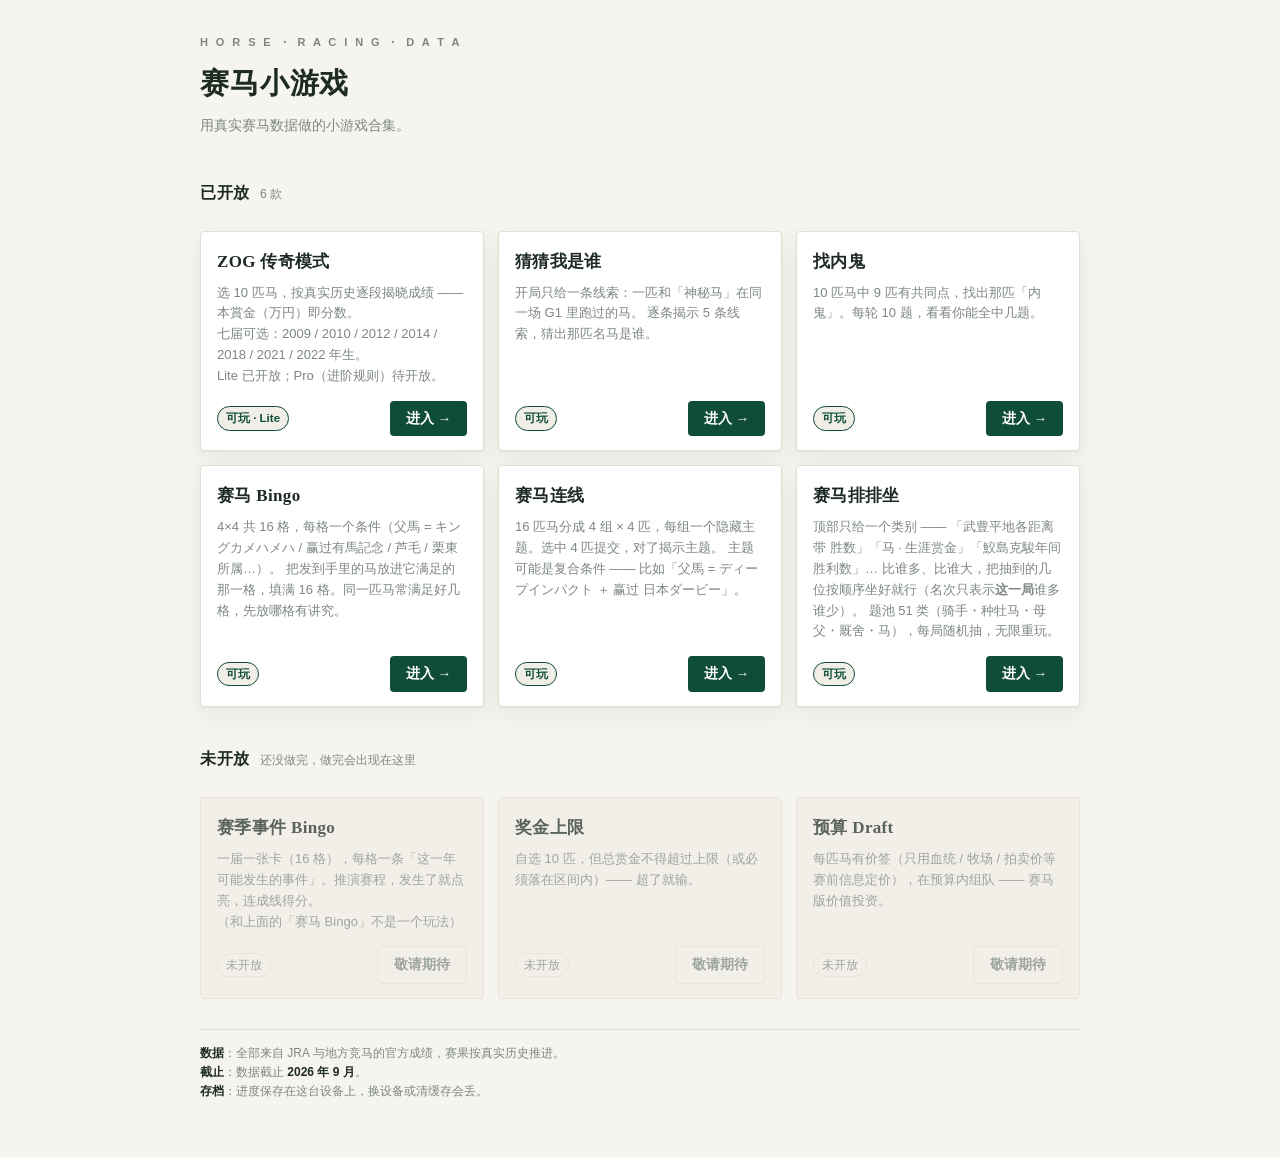
<file: index.html>
<!DOCTYPE html>
<!--
  首页（玩家可见）· 文案纪律见 新游戏设计方案.md §6.6：
  不得出现内部路径（tools/…）、脚本名 / 表名 / 字段名 / 字典下标，
  不得用工程术语（构建期、抽取、命中段、窗口…），
  不得暴露未定状态（待定 / 占位 / TODO）—— 未做完的功能直接置灰，不解释内部进度。
-->
<html lang="zh-CN">
<head>
<meta charset="UTF-8">
<meta name="viewport" content="width=device-width, initial-scale=1">
<title>赛马小游戏 · 合集首页</title>
<style>
  :root{
    --font-sans:-apple-system,BlinkMacSystemFont,"PingFang SC","Hiragino Sans GB","Microsoft YaHei","Segoe UI",sans-serif;
    --font-serif:"Songti SC","SimSun",Georgia,"Times New Roman",serif;
    --bg:#f6f4ef; --surface:#ffffff; --surface-2:#f0eee6;
    --text:#1e2a24; --muted:#7d8781; --line:#e3ded2;
    --accent:#0f4c3a; --accent-ink:#fff; --gold:#b08d4f;
    --radius:4px; --head-font:var(--font-serif);
    --shadow:0 1px 2px rgba(30,42,36,.05), 0 8px 24px rgba(30,42,36,.06);
  }
  *{box-sizing:border-box}
  html,body{margin:0;padding:0}
  body{font-family:var(--font-sans);background:var(--bg);color:var(--text);
       -webkit-font-smoothing:antialiased;font-size:15.5px;line-height:1.6}
  .wrap{max-width:920px;margin:0 auto;padding:34px 20px 56px}

  .hero{margin-bottom:30px}
  .kicker{font-size:11px;letter-spacing:.22em;color:var(--muted);font-weight:700;text-transform:uppercase}
  .hero h1{font-family:var(--head-font);font-size:29px;letter-spacing:.03em;margin:8px 0 8px}
  .hero p{margin:0;color:var(--muted);font-size:14px;max-width:620px}

  .sec{margin:26px 0 12px;display:flex;align-items:baseline;gap:10px}
  .sec h2{font-family:var(--head-font);font-size:16px;letter-spacing:.04em}
  .sec .n{font-size:12px;color:var(--muted)}

  .grid{display:grid;grid-template-columns:repeat(3,1fr);gap:14px}
  @media(max-width:820px){.grid{grid-template-columns:repeat(2,1fr)}}
  @media(max-width:560px){.grid{grid-template-columns:1fr}}

  .card{display:flex;flex-direction:column;background:var(--surface);border:1px solid var(--line);
        border-radius:var(--radius);padding:16px 16px 14px;box-shadow:var(--shadow)}
  .card.off{background:var(--surface-2);box-shadow:none;opacity:.72}
  .card h3{font-family:var(--head-font);font-size:17px;margin:0 0 8px;letter-spacing:.02em}
  .card p{margin:0 0 14px;font-size:13px;color:var(--muted);flex:1}
  .card .row{display:flex;align-items:center;justify-content:space-between;gap:8px}

  .badge{display:inline-block;font-size:11.5px;padding:2px 8px;border-radius:99px;
         border:1px solid var(--line);color:var(--muted);background:var(--surface-2);white-space:nowrap}
  .badge.hot{border-color:var(--accent);color:var(--accent);font-weight:700}
  .badge.gold{border-color:var(--gold);color:var(--gold);font-weight:700}

  .go{display:inline-block;font-size:13.5px;font-weight:700;padding:7px 16px;border-radius:var(--radius);
      background:var(--accent);color:var(--accent-ink);text-decoration:none}
  .go:hover{opacity:.9}
  .go.off{background:transparent;border:1px solid var(--line);color:var(--muted);
          cursor:not-allowed;font-weight:600;pointer-events:none}

  .note{margin-top:30px;padding-top:14px;border-top:1px solid var(--line);
        font-size:12px;color:var(--muted)}
  .note b{color:var(--text)}
</style>
</head>
<body>
<div class="wrap">

  <div class="hero">
    <div class="kicker">H O R S E ・ R A C I N G ・ D A T A</div>
    <h1>赛马小游戏</h1>
    <p>用真实赛马数据做的小游戏合集。</p>
  </div>

  <!-- ================= 已开放 ================= -->
  <div class="sec"><h2>已开放</h2><span class="n">6 款</span></div>
  <div class="grid">
    <div class="card">
      <h3>ZOG 传奇模式</h3>
      <p>选 10 匹马，按真实历史逐段揭晓成绩 —— 本賞金（万円）即分数。<br>
         七届可选：2009 / 2010 / 2012 / 2014 / 2018 / 2021 / 2022 年生。<br>
         <span class="muted">Lite 已开放；Pro（进阶规则）待开放。</span></p>
      <div class="row">
        <span class="badge hot">可玩 · Lite</span>
        <a class="go" href="./app/">进入 →</a>
      </div>
    </div>
    <div class="card">
      <h3>猜猜我是谁</h3>
      <p>开局只给一条线索：一匹和「神秘马」在同一场 G1 里跑过的马。
         逐条揭示 5 条线索，猜出那匹名马是谁。</p>
      <div class="row">
        <span class="badge hot">可玩</span>
        <a class="go" href="./quiz/">进入 →</a>
      </div>
    </div>
    <div class="card">
      <h3>找内鬼</h3>
      <p>10 匹马中 9 匹有共同点，找出那匹「内鬼」。每轮 10 题，看看你能全中几题。</p>
      <div class="row">
        <span class="badge hot">可玩</span>
        <a class="go" href="./quiz/impostor.html">进入 →</a>
      </div>
    </div>
    <div class="card">
      <h3>赛马 Bingo</h3>
      <p>4×4 共 16 格，每格一个条件（父馬 = キングカメハメハ / 赢过有馬記念 / 芦毛 / 栗東所属…）。
         把发到手里的马放进它满足的那一格，填满 16 格。同一匹马常满足好几格，先放哪格有讲究。</p>
      <div class="row">
        <span class="badge hot">可玩</span>
        <a class="go" href="./quiz/bingo.html">进入 →</a>
      </div>
    </div>
    <div class="card">
      <h3>赛马连线</h3>
      <p>16 匹马分成 4 组 × 4 匹，每组一个隐藏主题。选中 4 匹提交，对了揭示主题。
         主题可能是复合条件 —— 比如「父馬 = ディープインパクト ＋ 赢过 日本ダービー」。</p>
      <div class="row">
        <span class="badge hot">可玩</span>
        <a class="go" href="./quiz/connections.html">进入 →</a>
      </div>
    </div>
    <div class="card">
      <h3>赛马排排坐</h3>
      <p>顶部只给一个类别 —— 「武豊平地各距离带 胜数」「马 · 生涯赏金」「鮫島克駿年间胜利数」…
         比谁多、比谁大，把抽到的几位按顺序坐好就行（名次只表示<b>这一局</b>谁多谁少）。
         题池 51 类（骑手・种牡马・母父・厩舍・马），每局随机抽，无限重玩。</p>
      <div class="row">
        <span class="badge hot">可玩</span>
        <a class="go" href="./quiz/rank.html">进入 →</a>
      </div>
    </div>
  </div>

  <!-- ================= 未开放 ================= -->
  <div class="sec"><h2>未开放</h2><span class="n">还没做完，做完会出现在这里</span></div>
  <div class="grid">
    <div class="card off">
      <h3>赛季事件 Bingo</h3>
      <p>一届一张卡（16 格），每格一条「这一年可能发生的事件」。推演赛程，发生了就点亮，连成线得分。<br>
         <span class="muted">（和上面的「赛马 Bingo」不是一个玩法）</span></p>
      <div class="row">
        <span class="badge">未开放</span>
        <span class="go off">敬请期待</span>
      </div>
    </div>
    <div class="card off">
      <h3>奖金上限</h3>
      <p>自选 10 匹，但总赏金不得超过上限（或必须落在区间内）—— 超了就输。</p>
      <div class="row">
        <span class="badge">未开放</span>
        <span class="go off">敬请期待</span>
      </div>
    </div>
    <div class="card off">
      <h3>预算 Draft</h3>
      <p>每匹马有价签（只用血统 / 牧场 / 拍卖价等赛前信息定价），在预算内组队 —— 赛马版价值投资。</p>
      <div class="row">
        <span class="badge">未开放</span>
        <span class="go off">敬请期待</span>
      </div>
    </div>
  </div>

  <div class="note">
    <b>数据</b>：全部来自 JRA 与地方竞马的官方成绩，赛果按真实历史推进。<br>
    <b>截止</b>：数据截止 <b>2026 年 9 月</b>。<br>
    <b>存档</b>：进度保存在这台设备上，换设备或清缓存会丢。
  </div>

</div>
</body>
</html>
</file>
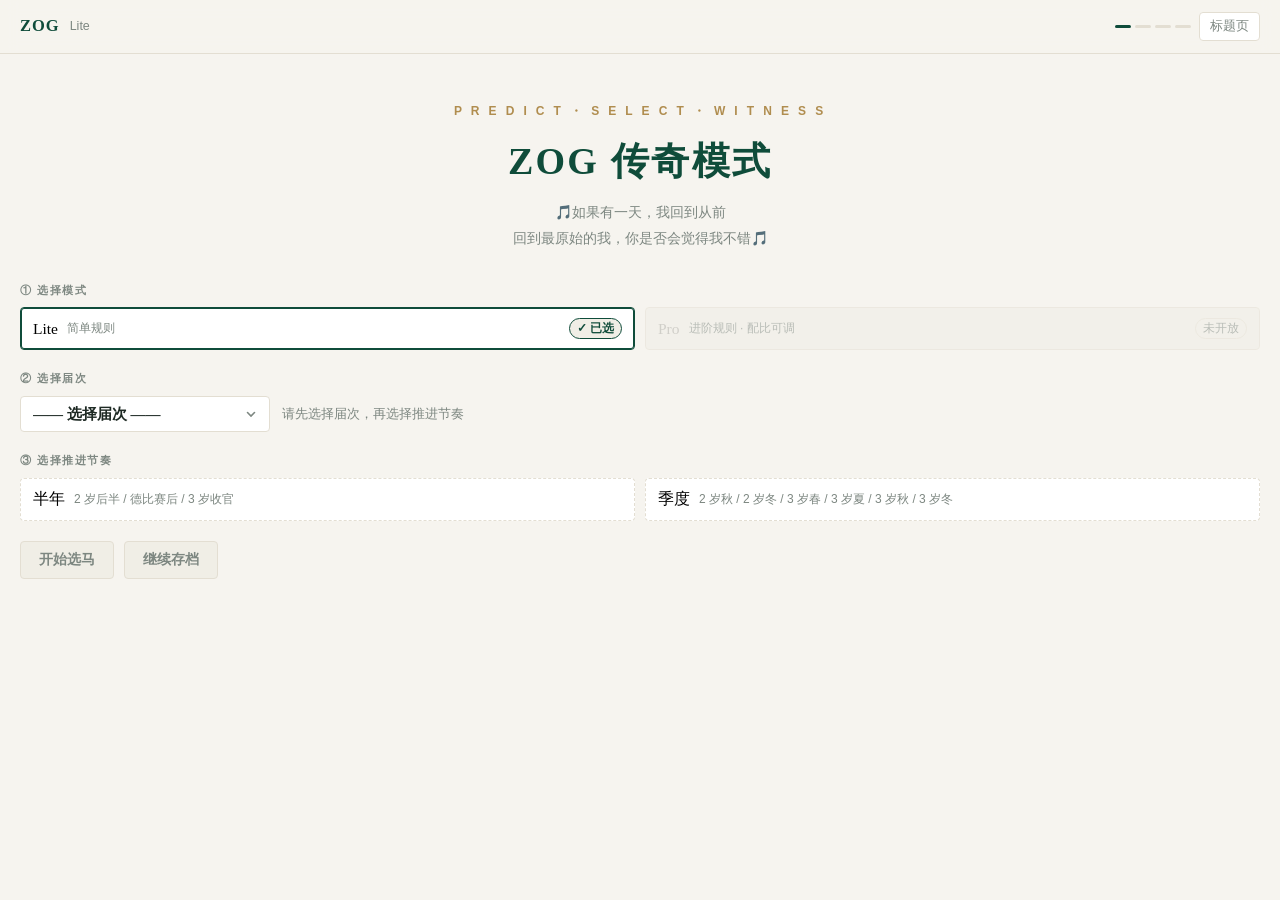
<file: app/index.html>
<!doctype html>
<html lang="zh-Hans">
<head>
<meta charset="utf-8">
<meta name="viewport" content="width=device-width,initial-scale=1">
<title>ZOG 传奇模式</title>
<!-- 设计系统从 prototype/app.html 原样抽出，未作改动；本前端专用的追加规则在文件末尾 -->
<link rel="stylesheet" href="styles.css?v=0.53">
</head>
<body>

<header class="topbar">
  <div class="inner">
    <div class="l">
      <span class="brand">ZOG</span>
      <span class="meta" id="topMeta"></span>
    </div>
    <div class="r">
      <div class="steps" id="topSteps"></div>
      <button class="mini" id="btnHome">标题页</button>
    </div>
  </div>
</header>

<main id="app"></main>

<div class="modal" id="modal">
  <div class="sheet">
    <div class="sh">
      <h3 id="mTitle">标题</h3>
      <button class="x" id="mClose">×</button>
    </div>
    <div class="sb" id="mBody"></div>
  </div>
</div>

<!-- 抽取弹窗（2026-09-13 用户口径：名单升为主区、候选收进弹窗、抽取入口长在空位上）：
     必须挂在 #app 之外 —— 选卡/换池都会触发 #app 整树重绘，挂里面会被冲掉。
     与 #modal 分开是有意的：#modal 的 closeModal() 带「IF 世界线挂起」语义，抽取弹窗不该牵扯其中。
     主体 #pkBody 由 renderPick() 重绘；吸底条是静态节点，只改文案与 disabled。
     ⚠️ 「确认加入名单」这颗键必须带 data-confirm：pickModal 的事件委托按它匹配
     （见 app.js 的 $('pickModal') 监听），属性丢了就是「点了没反应」的死键。 -->
<div class="modal" id="pickModal">
  <div class="sheet pick">
    <div class="sh">
      <h3 id="pkTitle">抽取候选</h3>
      <button class="x" id="pkClose">×</button>
    </div>
    <div class="pkbody" id="pkBody"></div>
    <div class="pkfoot">
      <div class="pkpick" id="pkPick"></div>
      <button class="btn" id="btnConfirm" data-confirm="1" disabled>确认加入名单</button>
    </div>
  </div>
</div>

<script src="app.js?v=0.53"></script>
</body>
</html>
</file>
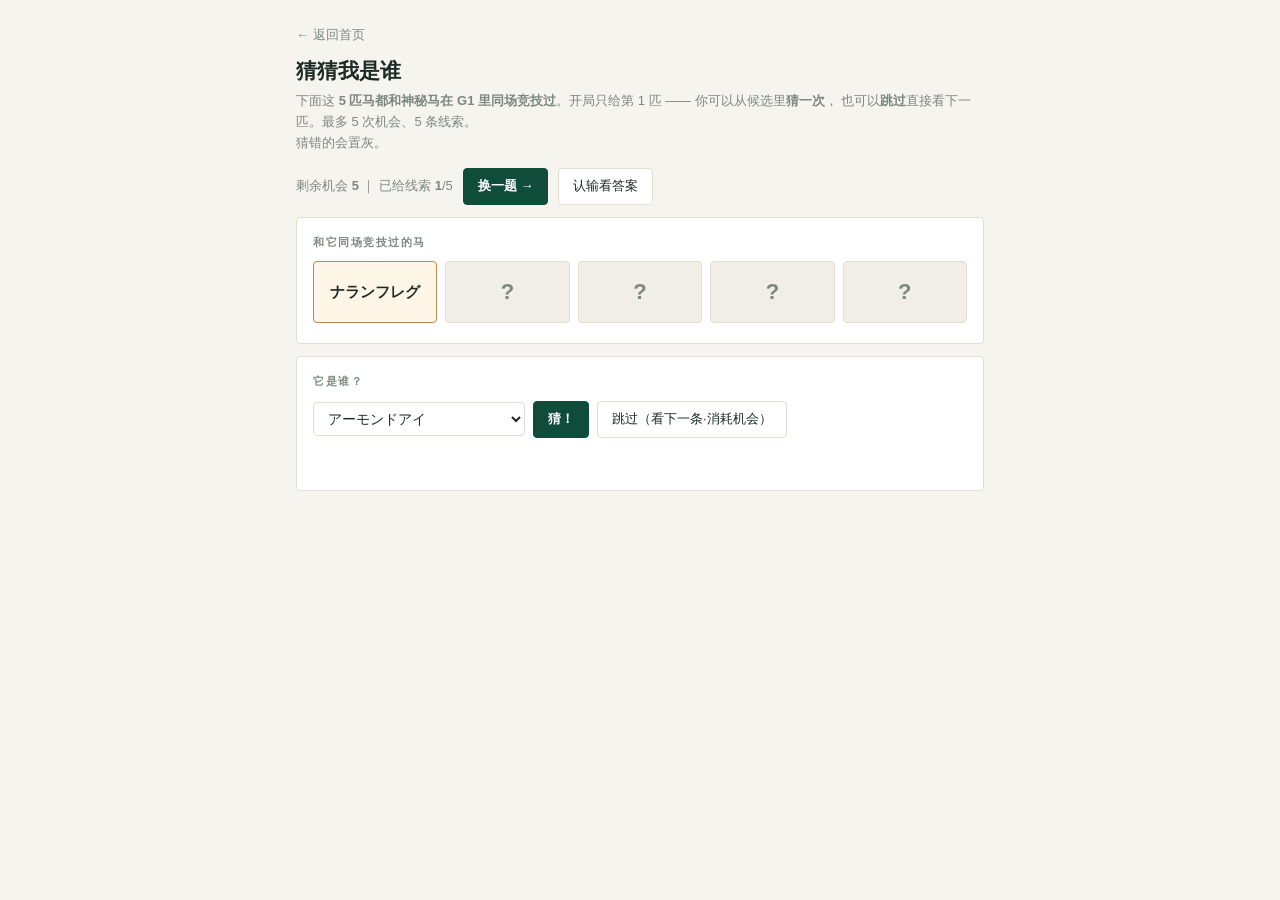
<file: quiz/index.html>
<!DOCTYPE html>
<html lang="zh-CN">
<head>
<meta charset="UTF-8">
<meta name="viewport" content="width=device-width,initial-scale=1">
<title>猜猜我是谁 · 赛马小游戏</title>
<style>
  :root{--bg:#f6f4ef;--surface:#fff;--surface-2:#f0eee6;--text:#1e2a24;--muted:#7d8781;
        --line:#e3ded2;--accent:#0f4c3a;--accent-ink:#fff;--gold:#b08d4f;--bad:#8c3a2e;--radius:4px}
  *{box-sizing:border-box}
  body{margin:0;background:var(--bg);color:var(--text);font-size:15px;line-height:1.6;
       font-family:-apple-system,BlinkMacSystemFont,"PingFang SC","Hiragino Sans GB","Microsoft YaHei",sans-serif}
  .wrap{max-width:720px;margin:0 auto;padding:22px 16px 60px}
  h1{font-size:21px;margin:0 0 4px}
  .lead{color:var(--muted);font-size:13px;margin:0 0 14px}
  .back{display:inline-block;font-size:13px;color:var(--muted);text-decoration:none;margin-bottom:8px}
  .back:hover{color:var(--accent)}
  .bar{display:flex;gap:10px;align-items:center;flex-wrap:wrap;margin-bottom:12px;font-size:13px}
  button{font:inherit;font-size:13px;padding:7px 14px;border-radius:var(--radius);border:1px solid var(--line);
         background:#fff;color:var(--text);cursor:pointer}
  button.primary{background:var(--accent);border-color:var(--accent);color:var(--accent-ink);font-weight:700}
  button:disabled{opacity:.4;cursor:not-allowed}
  select{font:inherit;font-size:14px;padding:7px 10px;border:1px solid var(--line);border-radius:var(--radius);
        background:#fff;color:var(--text);max-width:100%}
  .panel{background:var(--surface);border:1px solid var(--line);border-radius:var(--radius);padding:16px;margin-bottom:12px}
  .rowlbl{font-size:11px;letter-spacing:.14em;color:var(--muted);font-weight:700;text-transform:uppercase}
  .slots{display:grid;grid-template-columns:repeat(5,1fr);gap:8px;margin:10px 0 4px}
  .slot{border:1px solid var(--line);border-radius:var(--radius);padding:12px 6px;text-align:center;
       background:var(--surface-2);min-height:62px;display:flex;align-items:center;justify-content:center}
  .slot .n{font-size:14.5px;font-weight:700;line-height:1.3;word-break:break-all}
  .slot.hid .n{color:var(--muted);font-size:22px}
  .slot.new{border-color:var(--gold);background:#fdf6e6}
  .guess{display:flex;gap:8px;flex-wrap:wrap;align-items:center;margin-top:10px}
  .hist{margin-top:12px;font-size:13px;color:var(--muted)}
  .hist s{color:var(--bad);opacity:.75;margin-right:10px}
  .msg{margin-top:12px;font-size:14.5px;min-height:24px}
  .msg.ok{color:var(--accent);font-weight:700}
  .msg.no{color:var(--bad)}
  .dim{color:var(--muted)}
</style>
</head>
<body>
<div class="wrap">
  <a class="back" href="../">← 返回首页</a>
  <h1>猜猜我是谁</h1>
  <p class="lead">
    下面这 <b>5 匹马都和神秘马在 G1 里同场竞技过</b>。开局只给第 1 匹 —— 你可以从候选里<b>猜一次</b>，
    也可以<b>跳过</b>直接看下一匹。最多 5 次机会、5 条线索。<br>
    <span class="dim">猜错的会置灰。</span>
  </p>

  <div class="bar">
    <span class="dim">剩余机会 <b id="left">5</b> ｜ 已给线索 <b id="shown">1</b>/5</span>
    <button class="primary" id="bNext">换一题 →</button>
    <button id="bGive">认输看答案</button>
  </div>

  <div class="panel">
    <div class="rowlbl">和它同场竞技过的马</div>
    <div class="slots" id="slots"></div>
  </div>

  <div class="panel">
    <div class="rowlbl">它是谁？</div>
    <div class="guess">
      <select id="sel"></select>
      <button class="primary" id="bGo">猜！</button>
      <button id="bSkip">跳过（看下一条·消耗机会）</button>
    </div>
    <div class="hist" id="hist"></div>
    <div class="msg" id="msg"></div>
  </div>
</div>

<script>
const DATA = {"t":[{"k":"2015104961","n":"アーモンドアイ","b":2015,"s":"F","g1":9,"j":8,"win":{"d":"2018-04-08","r":"桜花賞"},"c":["スカーレットカラー","ダノンプレミアム","トーセンブレス","パイオニアバイオ","クルーガー"],"a":["2015104961"],"an":["アーモンドアイ"],"na":1},{"k":"1996100292","n":"テイエムオペラオー","b":1996,"s":"M","g1":7,"j":7,"win":{"d":"1999-04-18","r":"皐月賞"},"c":["ナリタトップロード","ステイゴールド","メイショウドトウ","トーホウドリーム","トキオアクセル"],"a":["1996100292"],"an":["テイエムオペラオー"],"na":1},{"k":"2002100816","n":"ディープインパクト","b":2002,"s":"M","g1":7,"j":7,"win":{"d":"2005-04-17","r":"皐月賞"},"c":["コスモバルク","ローゼンクロイツ","アドマイヤフジ","デルタブルース","コンラッド"],"a":["2002100816"],"an":["ディープインパクト"],"na":1},{"k":"2004104258","n":"ウオッカ","b":2004,"s":"F","g1":7,"j":7,"win":{"d":"2006-12-03","r":"農林水産省賞典　阪神ジュベナイルフィリーズ"},"c":["コスモバルク","アサクサキングス","ピンクカメオ","エイシンデピュティ","ホッカイカンティ"],"a":["2004104258"],"an":["ウオッカ"],"na":1},{"k":"2012102013","n":"キタサンブラック","b":2012,"s":"M","g1":7,"j":7,"win":{"d":"2015-10-25","r":"菊花賞"},"c":["サトノクラウン","シュヴァルグラン","サウンズオブアース","ゴールドアクター","ジュンツバサ"],"a":["2012102013"],"an":["キタサンブラック"],"na":1},{"k":"2006103319","n":"ブエナビスタ","b":2006,"s":"F","g1":6,"j":6,"win":{"d":"2008-12-14","r":"阪神ジュベナイルフィリーズ"},"c":["ジャガーメイル","ペルーサ","エイシンフラッシュ","ローズキングダム","フキラウソング"],"a":["2006103319"],"an":["ブエナビスタ"],"na":1},{"k":"2008102636","n":"オルフェーヴル","b":2008,"s":"M","g1":6,"j":6,"win":{"d":"2011-04-24","r":"皐月賞"},"c":["ウインバリアシオン","トーセンジョーダン","フェイトフルウォー","ナカヤマナイト","アヴェンティーノ"],"a":["2008102636"],"an":["オルフェーヴル"],"na":1},{"k":"2009102739","n":"ゴールドシップ","b":2009,"s":"M","g1":6,"j":6,"win":{"d":"2012-04-15","r":"皐月賞"},"c":["ヒットザターゲット","カレンミロティック","ウインバリアシオン","フェノーメノ","ラニカイツヨシ"],"a":["2009102739"],"an":["ゴールドシップ"],"na":1},{"k":"2009106253","n":"ジェンティルドンナ","b":2009,"s":"F","g1":7,"j":6,"win":{"d":"2012-04-08","r":"桜花賞"},"c":["トーセンジョーダン","ヒットザターゲット","デニムアンドルビー","レインスティック","ココロチラリ"],"a":["2009106253"],"an":["ジェンティルドンナ"],"na":1},{"k":"2016104532","n":"グランアレグリア","b":2016,"s":"F","g1":6,"j":6,"win":{"d":"2019-04-07","r":"桜花賞"},"c":["クリノガウディー","ケイデンスコール","サリオス","ダイワキャグニー","ダノンチェイサー"],"a":["2016104532"],"an":["グランアレグリア"],"na":1},{"k":"1991108889","n":"ナリタブライアン","b":1991,"s":"M","g1":5,"j":5,"win":{"d":"1993-12-12","r":"朝日杯３歳ステークス"},"c":["サムソンビッグ","ヤシマソブリン","ナイスネイチャ","ロイスアンドロイス","ニホンピロオウジャ"],"a":["1991108889"],"an":["ナリタブライアン"],"na":1},{"k":"1994108393","n":"メジロドーベル","b":1994,"s":"F","g1":5,"j":5,"win":{"d":"1996-12-01","r":"阪神３歳牝馬ステークス"},"c":["エアグルーヴ","プロモーション","シルクジャスティス","サンライズフラッグ","フミノパラダイス"],"a":["1994108393"],"an":["メジロドーベル"],"na":1},{"k":"2001103114","n":"ダイワメジャー","b":2001,"s":"M","g1":5,"j":5,"win":{"d":"2004-04-18","r":"皐月賞"},"c":["コスモバルク","ローエングリン","カンパニー","フォーカルポイント","ラヴァマン"],"a":["2001103114"],"an":["ダイワメジャー"],"na":1},{"k":"2007103234","n":"アパパネ","b":2007,"s":"F","g1":5,"j":5,"win":{"d":"2009-12-13","r":"阪神ジュベナイルフィリーズ"},"c":["アニメイトバイオ","アプリコットフィズ","レディアルバローザ","タガノエリザベート","カレンナホホエミ"],"a":["2007103234"],"an":["アパパネ"],"na":1},{"k":"2017101835","n":"コントレイル","b":2017,"s":"M","g1":5,"j":5,"win":{"d":"2019-12-28","r":"ホープフルステークス"},"c":["ガロアクリーク","ヴェルトライゼンデ","ブラックホール","ユーキャンスマイル","ディアセオリー"],"a":["2017101835"],"an":["コントレイル"],"na":1},{"k":"2019105219","n":"イクイノックス","b":2019,"s":"M","g1":6,"j":5,"win":{"d":"2022-10-30","r":"天皇賞（秋）"},"c":["ダノンベルーガ","ジャスティンパレス","エヒト","バビット","ドゥラエレーデ"],"a":["2019105219"],"an":["イクイノックス"],"na":1},{"k":"2019105283","n":"ドウデュース","b":2019,"s":"M","g1":5,"j":5,"win":{"d":"2021-12-19","r":"朝日杯フューチュリティステークス"},"c":["ダノンベルーガ","ジャスティンパレス","ディープボンド","ヒートオンビート","プルパレイ"],"a":["2019105283"],"an":["ドウデュース"],"na":1},{"k":"1985102167","n":"オグリキャップ","b":1985,"s":"M","g1":4,"j":4,"win":{"d":"1988-12-25","r":"有馬記念"},"c":["ランニングフリー","ヤエノムテキ","オサイチジョージ","ホリノライデン","カコイーシーズ"],"a":["1985102167"],"an":["オグリキャップ"],"na":1},{"k":"1987107235","n":"メジロマックイーン","b":1987,"s":"M","g1":4,"j":4,"win":{"d":"1990-11-04","r":"菊花賞"},"c":["カリブソング","メジロライアン","ホワイトストーン","タイイーグル","メジロマーシャス"],"a":["1987107235"],"an":["メジロマックイーン"],"na":1},{"k":"1988101025","n":"トウカイテイオー","b":1988,"s":"M","g1":4,"j":4,"win":{"d":"1991-04-14","r":"皐月賞"},"c":["メジロパーマー","ヤマニングローバル","ホワイトストーン","ヴァイスシーダー","サンエイサンキュー"],"a":["1988101025"],"an":["トウカイテイオー"],"na":1},{"k":"1992102988","n":"マヤノトップガン","b":1992,"s":"M","g1":4,"j":4,"win":{"d":"1995-11-05","r":"菊花賞"},"c":["サクラローレル","マイネルブリッジ","ジェニュイン","ウイニングウエイ","アンジェロパテオ"],"a":["1992102988"],"an":["マヤノトップガン"],"na":1},{"k":"1994109686","n":"タイキシャトル","b":1994,"s":"M","g1":5,"j":4,"win":{"d":"1997-11-16","r":"マイルチャンピオンシップ"},"c":["エイシンガイモン","ロイヤルスズカ","ジェニュイン","サクラエキスパート","エクボ"],"a":["1994109686"],"an":["タイキシャトル"],"na":1},{"k":"1995108676","n":"グラスワンダー","b":1995,"s":"M","g1":4,"j":4,"win":{"d":"1997-12-07","r":"朝日杯３歳ステークス"},"c":["ステイゴールド","マチカネフクキタル","キングヘイロー","サンライズフラッグ","フィガロ"],"a":["1995108676"],"an":["グラスワンダー"],"na":1},{"k":"1995103211","n":"スペシャルウィーク","b":1995,"s":"M","g1":4,"j":4,"win":{"d":"1998-06-07","r":"東京優駿"},"c":["ステイゴールド","キングヘイロー","セイウンスカイ","シャインポイント","フルーツオブラヴ"],"a":["1995103211"],"an":["スペシャルウィーク"],"na":1},{"k":"1997110025","n":"アグネスデジタル","b":1997,"s":"M","g1":6,"j":4,"win":{"d":"2000-11-19","r":"マイルチャンピオンシップ"},"c":["イーグルカフェ","エイシンプレストン","メイショウオウドウ","ファストタテヤマ","サンデーツヨシ"],"a":["1997110025"],"an":["アグネスデジタル"],"na":1},{"k":"1999110099","n":"シンボリクリスエス","b":1999,"s":"M","g1":4,"j":4,"win":{"d":"2002-10-27","r":"天皇賞（秋）"},"c":["ツルマルボーイ","タップダンスシチー","ファストタテヤマ","スルーヴァレイ","ゴールドアリュール"],"a":["1999110099"],"an":["シンボリクリスエス"],"na":1},{"k":"2003102205","n":"メイショウサムソン","b":2003,"s":"M","g1":4,"j":4,"win":{"d":"2006-04-16","r":"皐月賞"},"c":["ドリームパスポート","コスモバルク","ポップロック","ダイワメジャー","ミストラルクルーズ"],"a":["2003102205"],"an":["メイショウサムソン"],"na":1},{"k":"2004103198","n":"ダイワスカーレット","b":2004,"s":"F","g1":4,"j":4,"win":{"d":"2007-04-08","r":"桜花賞"},"c":["ウオッカ","ローブデコルテ","ピンクカメオ","ニシノチャーミー","フローテーション"],"a":["2004103198"],"an":["ダイワスカーレット"],"na":1},{"k":"2006104736","n":"トランセンド","b":2006,"s":"M","g1":4,"j":4,"win":{"d":"2010-12-05","r":"ジャパンカップダート"},"c":["エスポワールシチー","ダノンカモン","ワンダーアキュート","ダイショウジェット","ダイシンオレンジ"],"a":["2006104736"],"an":["トランセンド"],"na":1},{"k":"2008103552","n":"ロードカナロア","b":2008,"s":"M","g1":6,"j":4,"win":{"d":"2012-09-30","r":"スプリンターズステークス"},"c":["サンカルロ","マジンプロスパー","サクラゴスペル","ラッキーナイン","アイラブリリ"],"a":["2008103552"],"an":["ロードカナロア"],"na":1},{"k":"2015105046","n":"ラッキーライラック","b":2015,"s":"F","g1":4,"j":4,"win":{"d":"2017-12-10","r":"阪神ジュベナイルフィリーズ"},"c":["トーセンブレス","サラキア","クロノジェネシス","カンタービレ","モルトアレグロ"],"a":["2015105046"],"an":["ラッキーライラック"],"na":1},{"k":"2016104750","n":"クロノジェネシス","b":2016,"s":"F","g1":4,"j":4,"win":{"d":"2019-10-13","r":"秋華賞"},"c":["キセキ","シェーングランツ","カレンブーケドール","フロンテアクイーン","ローズテソーロ"],"a":["2016104750"],"an":["クロノジェネシス"],"na":1},{"k":"2020103656","n":"リバティアイランド","b":2020,"s":"F","g1":4,"j":4,"win":{"d":"2022-12-11","r":"阪神ジュベナイルフィリーズ"},"c":["ラヴェル","ドゥアイズ","ドゥーラ","キタウイング","シンリョクカ"],"a":["2020103656"],"an":["リバティアイランド"],"na":1},{"k":"2021107171","n":"ジャンタルマンタル","b":2021,"s":"M","g1":4,"j":4,"win":{"d":"2023-12-17","r":"朝日杯フューチュリティステークス"},"c":["ウォーターリヒト","ソウルラッシュ","ドックランズ","シュトラウス","オーサムストローク"],"a":["2021107171"],"an":["ジャンタルマンタル"],"na":1},{"k":"2022105102","n":"クロワデュノール","b":2022,"s":"M","g1":4,"j":4,"win":{"d":"2024-12-28","r":"ホープフルステークス"},"c":["ファウストラーゼン","マスカレードボール","ミュージアムマイル","アロヒアリイ","サンライズソレイユ"],"a":["2022105102"],"an":["クロワデュノール"],"na":1},{"k":"1983102584","n":"ニッポーテイオー","b":1983,"s":"M","g1":3,"j":3,"win":{"d":"1987-11-01","r":"天皇賞（秋）"},"c":["フレッシュボイス","ミスターボーイ","セントシーザー","ダイナアクトレス","イブキバレリーナ"],"a":["1983102584"],"an":["ニッポーテイオー"],"na":1},{"k":"1983103914","n":"メジロラモーヌ","b":1983,"s":"F","g1":3,"j":3,"win":{"d":"1986-04-06","r":"桜花賞"},"c":["モガミアレン","マヤノジョウオ","ノトパーソ","マチカネエルベ","ムービングマドンナ"],"a":["1983103914"],"an":["メジロラモーヌ"],"na":1},{"k":"1984106229","n":"イナリワン","b":1984,"s":"M","g1":3,"j":3,"win":{"d":"1989-04-29","r":"天皇賞（春）"},"c":["ランニングフリー","ミスターシクレノン","オグリキャップ","ダイナオリンピア","ホクトヘリオス"],"a":["1984106229"],"an":["イナリワン"],"na":1},{"k":"1984101673","n":"タマモクロス","b":1984,"s":"M","g1":3,"j":3,"win":{"d":"1988-04-29","r":"天皇賞（春）"},"c":["ランニングフリー","メジロデュレン","オグリキャップ","トウショウサミット","マルブツファースト"],"a":["1984101673"],"an":["タマモクロス"],"na":1},{"k":"1985104409","n":"スーパークリーク","b":1985,"s":"M","g1":3,"j":3,"win":{"d":"1988-11-06","r":"菊花賞"},"c":["ランニングフリー","フレッシュボイス","オグリキャップ","サニースワロー","ヤエノダイヤ"],"a":["1985104409"],"an":["スーパークリーク"],"na":1},{"k":"1988101069","n":"ヤマニンゼファー","b":1988,"s":"M","g1":3,"j":3,"win":{"d":"1992-05-17","r":"安田記念"},"c":["ムービースター","トモエリージェント","ダイタクヘリオス","ハッピィーギネス","カリスタグローリ"],"a":["1988101069"],"an":["ヤマニンゼファー"],"na":1},{"k":"1989107262","n":"ニシノフラワー","b":1989,"s":"F","g1":3,"j":3,"win":{"d":"1991-12-01","r":"阪神３歳牝馬ステークス"},"c":["サンエイサンキュー","エルカーサリバー","コガネテスコ","ハッピィーギネス","スガノヒボタン"],"a":["1989107262"],"an":["ニシノフラワー"],"na":1},{"k":"1989103049","n":"ミホノブルボン","b":1989,"s":"M","g1":3,"j":3,"win":{"d":"1991-12-08","r":"朝日杯３歳ステークス"},"c":["マチカネタンホイザ","ヤマニンミラクル","セキテイリュウオー","ライスシャワー","シャートストーン"],"a":["1989103049"],"an":["ミホノブルボン"],"na":1},{"k":"1989107699","n":"ライスシャワー","b":1989,"s":"M","g1":3,"j":3,"win":{"d":"1992-11-08","r":"菊花賞"},"c":["マチカネタンホイザ","ナイスネイチャ","セキテイリュウオー","メジロパーマー","サンライトウェイ"],"a":["1989107699"],"an":["ライスシャワー"],"na":1},{"k":"1990103355","n":"ビワハヤヒデ","b":1990,"s":"M","g1":3,"j":3,"win":{"d":"1993-11-07","r":"菊花賞"},"c":["ステージチャンプ","ウイニングチケット","ナリタタイシン","ロイヤルフェロー","レッドサングリン"],"a":["1990103355"],"an":["ビワハヤヒデ"],"na":1},{"k":"1995105092","n":"ファレノプシス","b":1995,"s":"F","g1":3,"j":3,"win":{"d":"1998-04-12","r":"桜花賞"},"c":["エリモエクセル","エガオヲミセテ","エアデジャヴー","クリノオードリー","エリモピュア"],"a":["1995105092"],"an":["ファレノプシス"],"na":1},{"k":"1998102673","n":"テイエムオーシャン","b":1998,"s":"F","g1":3,"j":3,"win":{"d":"2000-12-03","r":"阪神３歳牝馬ステークス"},"c":["ナリタトップロード","ダイワルージュ","アメリカンボス","ローズバド","リワードアンセル"],"a":["1998102673"],"an":["テイエムオーシャン"],"na":1},{"k":"1998101554","n":"マンハッタンカフェ","b":1998,"s":"M","g1":3,"j":3,"win":{"d":"2001-10-21","r":"菊花賞"},"c":["ナリタトップロード","アドマイヤロード","サンライズペガサス","キングザファクト","イズリントン"],"a":["1998101554"],"an":["マンハッタンカフェ"],"na":1},{"k":"1999106756","n":"デュランダル","b":1999,"s":"M","g1":3,"j":3,"win":{"d":"2003-10-05","r":"スプリンターズステークス"},"c":["テレグノシス","アドマイヤマックス","ギャラントアロー","ザデューク","ナムラビッグタイム"],"a":["1999106756"],"an":["デュランダル"],"na":1},{"k":"1999104693","n":"ヒシミラクル","b":1999,"s":"M","g1":3,"j":3,"win":{"d":"2002-10-20","r":"菊花賞"},"c":["ツルマルボーイ","ゼンノロブロイ","ハイアーゲーム","メジロランバート","フェニックスリーチ"],"a":["1999104693"],"an":["ヒシミラクル"],"na":1},{"k":"2000106022","n":"スティルインラブ","b":2000,"s":"F","g1":3,"j":3,"win":{"d":"2003-04-13","r":"桜花賞"},"c":["アドマイヤグルーヴ","オースミハルカ","ヤマカツリリー","ダイタクバートラム","オカノハーモニー"],"a":["2000106022"],"an":["スティルインラブ"],"na":1},{"k":"2000101517","n":"ゼンノロブロイ","b":2000,"s":"M","g1":3,"j":3,"win":{"d":"2004-10-31","r":"天皇賞（秋）"},"c":["リンカーン","タップダンスシチー","ハーツクライ","マグナーテン","ニシノシンフォニー"],"a":["2000101517"],"an":["ゼンノロブロイ"],"na":1},{"k":"2001104313","n":"スイープトウショウ","b":2001,"s":"F","g1":3,"j":3,"win":{"d":"2004-10-17","r":"秋華賞"},"c":["ヤマニンアラバスタ","ダンスインザムード","ヤマニンシュクル","メイショウバトラー","ラブリープリンセス"],"a":["2001104313"],"an":["スイープトウショウ"],"na":1},{"k":"2002100978","n":"カネヒキリ","b":2002,"s":"M","g1":7,"j":3,"win":{"d":"2005-07-13","r":"ジャパンＤダービー（中央交流）　Ｇ１"},"c":["ボンネビルレコード","サンライズバッカス","フリオーソ","サクセスブロッケン","ゼンノパルテノン"],"a":["2002100978"],"an":["カネヒキリ"],"na":1},{"k":"2004102753","n":"ドリームジャーニー","b":2004,"s":"M","g1":3,"j":3,"win":{"d":"2006-12-10","r":"朝日杯フューチュリティステークス"},"c":["アサクサキングス","コスモバルク","エアシェイディ","ウオッカ","マイネルサニベル"],"a":["2004102753"],"an":["ドリームジャーニー"],"na":1},{"k":"2009100301","n":"ストレイトガール","b":2009,"s":"F","g1":3,"j":3,"win":{"d":"2015-05-17","r":"ヴィクトリアマイル"},"c":["マジンプロスパー","サクラゴスペル","コパノリチャード","フラアンジェリコ","キャトルフィーユ"],"a":["2009100301"],"an":["ストレイトガール"],"na":1},{"k":"2010102094","n":"メイショウマンボ","b":2010,"s":"F","g1":3,"j":3,"win":{"d":"2013-05-19","r":"優駿牝馬"},"c":["スマートレイアー","デニムアンドルビー","ラキシス","アロマティコ","マコトブリジャール"],"a":["2010102094"],"an":["メイショウマンボ"],"na":1},{"k":"2010103783","n":"ロゴタイプ","b":2010,"s":"M","g1":3,"j":3,"win":{"d":"2012-12-16","r":"朝日杯フューチュリティステークス"},"c":["クラレント","ラブリーデイ","サトノアラジン","ジャスタウェイ","ノウレッジ"],"a":["2010103783"],"an":["ロゴタイプ"],"na":1},{"k":"2011100655","n":"モーリス","b":2011,"s":"M","g1":6,"j":3,"win":{"d":"2015-06-07","r":"安田記念"},"c":["フィエロ","クラレント","ロゴタイプ","サクラゴスペル","カムフィー"],"a":["2011100655"],"an":["モーリス"],"na":1},{"k":"2014106220","n":"リスグラシュー","b":2014,"s":"F","g1":4,"j":3,"win":{"d":"2018-11-11","r":"エリザベス女王杯"},"c":["レーヌミノル","アエロリット","ディアドラ","ハッピーユニバンス","ポンポン"],"a":["2014106220"],"an":["リスグラシュー"],"na":1},{"k":"2015105075","n":"フィエールマン","b":2015,"s":"M","g1":3,"j":3,"win":{"d":"2018-10-21","r":"菊花賞"},"c":["キセキ","ブラストワンピース","エタリオウ","ユーキャンスマイル","ケントオー"],"a":["2015105075"],"an":["フィエールマン"],"na":1},{"k":"2017100720","n":"デアリングタクト","b":2017,"s":"F","g1":3,"j":3,"win":{"d":"2020-04-12","r":"桜花賞"},"c":["ウインマリリン","マジックキャッスル","マルターズディオサ","リアアメリア","ホウオウピースフル"],"a":["2017100720"],"an":["デアリングタクト"],"na":1},{"k":"2018105027","n":"エフフォーリア","b":2018,"s":"M","g1":3,"j":3,"win":{"d":"2021-04-18","r":"皐月賞"},"c":["タイトルホルダー","ポタジェ","ステラヴェローチェ","ショウナンバルディ","バジオウ"],"a":["2018105027"],"an":["エフフォーリア"],"na":1},{"k":"2018105233","n":"ソダシ","b":2018,"s":"F","g1":3,"j":3,"win":{"d":"2020-12-13","r":"阪神ジュベナイルフィリーズ"},"c":["ファインルージュ","ソングライン","アンドヴァラナウト","テオレーマ","サウンドビバーチェ"],"a":["2018105233"],"an":["ソダシ"],"na":1},{"k":"2018105355","n":"ソングライン","b":2018,"s":"F","g1":3,"j":3,"win":{"d":"2022-06-05","r":"農林水産省賞典　安田記念"},"c":["ソダシ","ファインルージュ","シュネルマイスター","カラテ","ジネストラ"],"a":["2018105355"],"an":["ソングライン"],"na":1},{"k":"2018103559","n":"タイトルホルダー","b":2018,"s":"M","g1":3,"j":3,"win":{"d":"2021-10-24","r":"菊花賞"},"c":["ディープボンド","エフフォーリア","ディープモンスター","ステラヴェローチェ","ロードトゥフェイム"],"a":["2018103559"],"an":["タイトルホルダー"],"na":1},{"k":"2018110015","n":"レモンポップ","b":2018,"s":"M","g1":6,"j":3,"win":{"d":"2023-02-19","r":"フェブラリーステークス"},"c":["タガノビューティー","メイショウハリオ","クラウンプライド","ボウトロイ","アドマイヤルプス"],"a":["2018110015"],"an":["レモンポップ"],"na":1},{"k":"2021105898","n":"レガレイラ","b":2021,"s":"F","g1":3,"j":3,"win":{"d":"2023-12-28","r":"ホープフルステークス"},"c":["メイショウタバル","ダノンデサイル","シンエンペラー","サンライズジパング","タリフライン"],"a":["2021105898"],"an":["レガレイラ"],"na":1},{"k":"2022105185","n":"エンブロイダリー","b":2022,"s":"F","g1":3,"j":3,"win":{"d":"2025-04-13","r":"桜花賞"},"c":["エリカエクスプレス","ケリフレッドアスク","マピュース","テレサ","チェルビアット"],"a":["2022105185"],"an":["エンブロイダリー"],"na":1},{"k":"2023107089","n":"ロブチェン","b":2023,"s":"M","g1":3,"j":3,"win":{"d":"2025-12-27","r":"ホープフルステークス"},"c":["アスクエジンバラ","フォルテアンジェロ","ジャスティンビスタ","ショウナンガルフ","テーオーアルアイン"],"a":["2023107089"],"an":["ロブチェン"],"na":1},{"k":"1983104089","n":"ダイナガリバー","b":1983,"s":"M","g1":2,"j":2,"win":{"d":"1986-05-25","r":"東京優駿"},"c":["レジェンドテイオー","タケノコマヨシ","レイクブラック","スダホーク","シンチェスト"],"a":["1983104089"],"an":["ダイナガリバー"],"na":1},{"k":"1983106973","n":"メジロデュレン","b":1983,"s":"M","g1":2,"j":2,"win":{"d":"1986-11-09","r":"菊花賞"},"c":["ランニングフリー","タマモクロス","レジェンドテイオー","ボーンクラッシャー","マチカネイワシミズ"],"a":["1983106973"],"an":["メジロデュレン"],"na":1},{"k":"1984104825","n":"マックスビューティ","b":1984,"s":"F","g1":2,"j":2,"win":{"d":"1987-04-12","r":"桜花賞"},"c":["コメーテス","タレンティドガール","ルーペナイト","ワンダーレジスト","ナムラマイヒメ"],"a":["1984104825"],"an":["マックスビューティ"],"na":1},{"k":"1984100990","n":"メリーナイス","b":1984,"s":"M","g1":2,"j":2,"win":{"d":"1986-12-14","r":"朝日杯３歳ステークス"},"c":["メグロアサヒ","ゴールドシチー","ユーワジェームス","サクラスターオー","シンノムラダイオー"],"a":["1984100990"],"an":["メリーナイス"],"na":1},{"k":"1985100743","n":"サクラチヨノオー","b":1985,"s":"M","g1":2,"j":2,"win":{"d":"1987-12-20","r":"朝日杯３歳ステークス"},"c":["ヤエノムテキ","マイネルロジック","モガミナイン","モガミファニー","スーパーハイウェイ"],"a":["1985100743"],"an":["サクラチヨノオー"],"na":1},{"k":"1985103538","n":"サッカーボーイ","b":1985,"s":"M","g1":2,"j":2,"win":{"d":"1987-12-20","r":"阪神３歳ステークス"},"c":["フレッシュボイス","アドバンスモア","ハワイアンコーラル","ダイタクロンシャン","メジロワース"],"a":["1985103538"],"an":["サッカーボーイ"],"na":1},{"k":"1985104122","n":"バンブーメモリー","b":1985,"s":"M","g1":2,"j":2,"win":{"d":"1989-05-14","r":"安田記念"},"c":["オグリキャップ","ナルシスノワール","リンドホシ","ダイナレター","ホリノライデン"],"a":["1985104122"],"an":["バンブーメモリー"],"na":1},{"k":"1985104215","n":"ヤエノムテキ","b":1985,"s":"M","g1":2,"j":2,"win":{"d":"1988-04-17","r":"皐月賞"},"c":["オグリキャップ","オサイチジョージ","メジロアルダン","ヤエノダイヤ","カコイーシーズ"],"a":["1985104215"],"an":["ヤエノムテキ"],"na":1},{"k":"1987100579","n":"アイネスフウジン","b":1987,"s":"M","g1":2,"j":2,"win":{"d":"1989-12-17","r":"朝日杯３歳ステークス"},"c":["ホワイトストーン","ワイルドファイアー","キーミノブ","ツルマルミマタオー","ヘイセイトミオー"],"a":["1987100579"],"an":["アイネスフウジン"],"na":1},{"k":"1987100260","n":"ダイイチルビー","b":1987,"s":"F","g1":2,"j":2,"win":{"d":"1991-05-12","r":"安田記念"},"c":["ナルシスノワール","マイスーパーマン","ダイタクヘリオス","カシマスズラン","カリスタグローリ"],"a":["1987100260"],"an":["ダイイチルビー"],"na":1},{"k":"1987102798","n":"ダイタクヘリオス","b":1987,"s":"M","g1":2,"j":2,"win":{"d":"1991-11-17","r":"マイルチャンピオンシップ"},"c":["ナルシスノワール","ムービースター","ダイユウサク","ヤマニングローバル","ツールドフランス"],"a":["1987102798"],"an":["ダイタクヘリオス"],"na":1},{"k":"1987105372","n":"メジロパーマー","b":1987,"s":"M","g1":2,"j":2,"win":{"d":"1992-06-14","r":"宝塚記念"},"c":["オースミロッチ","ヤマニングローバル","ライスシャワー","ワンモアニードユー","サンエイサンキュー"],"a":["1987105372"],"an":["メジロパーマー"],"na":1},{"k":"1989108341","n":"サクラバクシンオー","b":1989,"s":"M","g1":2,"j":2,"win":{"d":"1993-12-19","r":"スプリンターズステークス"},"c":["ユウキトップラン","ノースフライト","ホッカイセレス","イナズマタカオー","オナーザヒーロー"],"a":["1989108341"],"an":["サクラバクシンオー"],"na":1},{"k":"1989107416","n":"トロットサンダー","b":1989,"s":"M","g1":2,"j":2,"win":{"d":"1995-11-19","r":"マイルチャンピオンシップ"},"c":["メイショウユウシ","ビコーペガサス","ヒシアケボノ","スーパープレイ","ジェニュイン"],"a":["1989107416"],"an":["トロットサンダー"],"na":1},{"k":"1990100908","n":"ノースフライト","b":1990,"s":"F","g1":2,"j":2,"win":{"d":"1994-05-15","r":"安田記念"},"c":["サクラバクシンオー","ホッカイセレス","ノーブルメロディー","ドージマムテキ","スキーパラダイス"],"a":["1990100908"],"an":["ノースフライト"],"na":1},{"k":"1990104462","n":"ベガ","b":1990,"s":"F","g1":2,"j":2,"win":{"d":"1993-04-11","r":"桜花賞"},"c":["タカノプリマ","ユキノビジン","ホクトベガ","ゴールデンアワー","ドラゴンルーブル"],"a":["1990104462"],"an":["ベガ"],"na":1},{"k":"1991109852","n":"ヒシアマゾン","b":1991,"s":"F","g1":2,"j":2,"win":{"d":"1993-12-05","r":"阪神３歳牝馬ステークス"},"c":["ナイスネイチャ","ナリタブライアン","タイキブリザード","ジェニュイン","シロキタウイナー"],"a":["1991109852"],"an":["ヒシアマゾン"],"na":1},{"k":"1992109450","n":"ジェニュイン","b":1992,"s":"M","g1":2,"j":2,"win":{"d":"1995-04-16","r":"皐月賞"},"c":["マイネルブリッジ","ナリタキングオー","ヒシアケボノ","ホクトベガ","バイタルフォース"],"a":["1992109450"],"an":["ジェニュイン"],"na":1},{"k":"1992109549","n":"ダンスパートナー","b":1992,"s":"F","g1":2,"j":2,"win":{"d":"1995-05-21","r":"優駿牝馬"},"c":["カネツクロス","ヒシアマゾン","マイネルブリッジ","ジェニュイン","ダンツダンサー"],"a":["1992109549"],"an":["ダンスパートナー"],"na":1},{"k":"1993109154","n":"エアグルーヴ","b":1993,"s":"F","g1":2,"j":2,"win":{"d":"1996-05-26","r":"優駿牝馬"},"c":["シルクジャスティス","ローゼンカバリー","メジロドーベル","サンライズフラッグ","ゴールデンカラーズ"],"a":["1993109154"],"an":["エアグルーヴ"],"na":1},{"k":"1993109219","n":"バブルガムフェロー","b":1993,"s":"M","g1":2,"j":2,"win":{"d":"1995-12-10","r":"朝日杯３歳ステークス"},"c":["ヤシマソブリン","ローゼンカバリー","ナリタキングオー","ゼネラリスト","ダイタクカミカゼ"],"a":["1993109219"],"an":["バブルガムフェロー"],"na":1},{"k":"1994109361","n":"ブラックホーク","b":1994,"s":"M","g1":2,"j":2,"win":{"d":"1999-12-19","r":"スプリンターズステークス"},"c":["キングヘイロー","トロットスター","ダイタクヤマト","ダイワテキサス","ナムラマイカ"],"a":["1994109361"],"an":["ブラックホーク"],"na":1},{"k":"1995101039","n":"ウイングアロー","b":1995,"s":"M","g1":2,"j":2,"win":{"d":"2000-02-20","r":"フェブラリーステークス"},"c":["ゴールドティアラ","ファストフレンド","ノボトゥルー","ワールドクリーク","ビッグヘリオス"],"a":["1995101039"],"an":["ウイングアロー"],"na":1},{"k":"1995107978","n":"エアジハード","b":1995,"s":"M","g1":2,"j":2,"win":{"d":"1999-06-13","r":"安田記念"},"c":["キングヘイロー","ダイワテキサス","キョウエイマーチ","ヒロデクロス","スノーボンバー"],"a":["1995107978"],"an":["エアジハード"],"na":1},{"k":"1995108742","n":"エルコンドルパサー","b":1995,"s":"M","g1":3,"j":2,"win":{"d":"1998-05-17","r":"ＮＨＫマイルカップ"},"c":["ユーセイトップラン","サイレントハンター","ゴーイングスズカ","ウンガロ","スノーボンバー"],"a":["1995108742"],"an":["エルコンドルパサー"],"na":1},{"k":"1995107393","n":"セイウンスカイ","b":1995,"s":"M","g1":2,"j":2,"win":{"d":"1998-04-19","r":"皐月賞"},"c":["スペシャルウィーク","キングヘイロー","エモシオン","シャインポイント","エリモブライアン"],"a":["1995107393"],"an":["セイウンスカイ"],"na":1},{"k":"1996106512","n":"アドマイヤコジーン","b":1996,"s":"M","g1":2,"j":2,"win":{"d":"1998-12-13","r":"朝日杯３歳ステークス"},"c":["ディヴァインライト","リキアイタイカン","トロットスター","サイキョウサンデー","トウカイナンバー"],"a":["1996106512"],"an":["アドマイヤコジーン"],"na":1},{"k":"1996103651","n":"トロットスター","b":1996,"s":"M","g1":2,"j":2,"win":{"d":"2001-03-25","r":"高松宮記念"},"c":["ブラックホーク","トキオパーフェクト","メジロダーリング","サイキョウサンデー","フジノコンドル"],"a":["1996103651"],"an":["トロットスター"],"na":1},{"k":"1997110118","n":"イーグルカフェ","b":1997,"s":"M","g1":2,"j":2,"win":{"d":"2000-05-07","r":"ＮＨＫマイルカップ"},"c":["アグネスデジタル","ロサード","アドマイヤドン","フルーツオブラヴ","スイートオーキッド"],"a":["1997110118"],"an":["イーグルカフェ"],"na":1},{"k":"1997103398","n":"エアシャカール","b":1997,"s":"M","g1":2,"j":2,"win":{"d":"2000-04-16","r":"皐月賞"},"c":["アグネスフライト","ナリタトップロード","テイエムオペラオー","メイショウドトウ","チタニックオー"],"a":["1997103398"],"an":["エアシャカール"],"na":1},{"k":"1997110043","n":"タップダンスシチー","b":1997,"s":"M","g1":2,"j":2,"win":{"d":"2003-11-30","r":"ジャパンカップ"},"c":["ゼンノロブロイ","リンカーン","ツルマルボーイ","サンライズペガサス","バゴ"],"a":["1997110043"],"an":["タップダンスシチー"],"na":1},{"k":"1998110135","n":"クロフネ","b":1998,"s":"M","g1":2,"j":2,"win":{"d":"2001-05-06","r":"ＮＨＫマイルカップ"},"c":["カチドキリュウ","テイエムサウスポー","キタサンチャンネル","ミツアキサイレンス","トシザボス"],"a":["1998110135"],"an":["クロフネ"],"na":1},{"k":"1998101786","n":"ジャングルポケット","b":1998,"s":"M","g1":2,"j":2,"win":{"d":"2001-05-27","r":"東京優駿"},"c":["ナリタトップロード","アメリカンボス","ダービーレグノ","ダイワテキサス","マイネルライツ"],"a":["1998101786"],"an":["ジャングルポケット"],"na":1},{"k":"1998101038","n":"ビリーヴ","b":1998,"s":"F","g1":2,"j":2,"win":{"d":"2002-09-29","r":"スプリンターズステークス"},"c":["ショウナンカンプ","リキアイタイカン","サニングデール","ショウナンタイム","ディスタービングザピース"],"a":["1998101038"],"an":["ビリーヴ"],"na":1},{"k":"1999107052","n":"アドマイヤドン","b":1999,"s":"M","g1":7,"j":2,"win":{"d":"2001-12-09","r":"朝日杯フューチュリティステークス"},"c":["ユートピア","タイムパラドックス","コアレスハンター","イーグルカフェ","シルクディヴァイン"],"a":["1999107052"],"an":["アドマイヤドン"],"na":1},{"k":"1999110187","n":"ファインモーション","b":1999,"s":"F","g1":2,"j":2,"win":{"d":"2002-10-13","r":"秋華賞"},"c":["バランスオブゲーム","テレグノシス","マイソールサウンド","デュランダル","サクラヴィクトリア"],"a":["1999110187"],"an":["ファインモーション"],"na":1},{"k":"2000107542","n":"アドマイヤグルーヴ","b":2000,"s":"F","g1":2,"j":2,"win":{"d":"2003-11-16","r":"エリザベス女王杯"},"c":["オースミハルカ","スティルインラブ","スイープトウショウ","オカノハーモニー","ウイングレット"],"a":["2000107542"],"an":["アドマイヤグルーヴ"],"na":1},{"k":"2000101426","n":"ネオユニヴァース","b":2000,"s":"M","g1":2,"j":2,"win":{"d":"2003-04-20","r":"皐月賞"},"c":["ザッツザプレンティ","サクラプレジデント","ゼンノロブロイ","メジロランバート","ニシノシンフォニー"],"a":["2000101426"],"an":["ネオユニヴァース"],"na":1},{"k":"2001103435","n":"カンパニー","b":2001,"s":"M","g1":2,"j":2,"win":{"d":"2009-11-01","r":"天皇賞（秋）"},"c":["コスモバルク","ダイワメジャー","サクラメガワンダー","アドマイヤフジ","ホッカイカンティ"],"a":["2001103435"],"an":["カンパニー"],"na":1},{"k":"2001103133","n":"ダンスインザムード","b":2001,"s":"F","g1":2,"j":2,"win":{"d":"2004-04-11","r":"桜花賞"},"c":["テレグノシス","ハットトリック","ダイワメジャー","バレエブラン","キンシャサノキセキ"],"a":["2001103133"],"an":["ダンスインザムード"],"na":1},{"k":"2002100959","n":"ラインクラフト","b":2002,"s":"F","g1":2,"j":2,"win":{"d":"2005-04-10","r":"桜花賞"},"c":["デアリングハート","ショウナンパントル","モンローブロンド","エリモファイナル","マルターズビクター"],"a":["2002100959"],"an":["ラインクラフト"],"na":1},{"k":"2002100877","n":"ヴァーミリアン","b":2002,"s":"M","g1":9,"j":2,"win":{"d":"2007-01-31","r":"川崎記念（中央交流）　Ｊｐｎ１"},"c":["フリオーソ","ボンネビルレコード","ブルーコンコルド","サンライズバッカス","マヤノオスカー"],"a":["2002100877"],"an":["ヴァーミリアン"],"na":1},{"k":"2003102991","n":"アドマイヤムーン","b":2003,"s":"M","g1":3,"j":2,"win":{"d":"2007-03-31","r":"ドバイデューティーフリー"},"c":["メイショウサムソン","コスモバルク","ダイワメジャー","ハットトリック","ショウナンタキオン"],"a":["2003102991"],"an":["アドマイヤムーン"],"na":1},{"k":"2003107045","n":"カワカミプリンセス","b":2003,"s":"F","g1":2,"j":2,"win":{"d":"2006-05-21","r":"優駿牝馬"},"c":["キストゥヘヴン","アドマイヤキッス","フサイチパンドラ","シークレットコード","コスモプラチナ"],"a":["2003107045"],"an":["カワカミプリンセス"],"na":1},{"k":"2003110212","n":"キンシャサノキセキ","b":2003,"s":"M","g1":2,"j":2,"win":{"d":"2010-03-28","r":"高松宮記念"},"c":["ファイングレイン","ビービーガルダン","プレミアムボックス","シーニックブラスト","ワイルドラズベリー"],"a":["2003110212"],"an":["キンシャサノキセキ"],"na":1},{"k":"2004100933","n":"ローレルゲレイロ","b":2004,"s":"M","g1":2,"j":2,"win":{"d":"2009-03-29","r":"高松宮記念"},"c":["スーパーホーネット","マイネルシーガル","トウショウカレッジ","マルカフェニックス","ロケットマン"],"a":["2004100933"],"an":["ローレルゲレイロ"],"na":1},{"k":"2005102837","n":"エスポワールシチー","b":2005,"s":"M","g1":9,"j":2,"win":{"d":"2009-05-05","r":"かしわ記念（中央交流）　Ｊｐｎ１"},"c":["テスタマッタ","ダイショウジェット","ワンダーアキュート","トウホクビジン","エプソムアーロン"],"a":["2005102837"],"an":["エスポワールシチー"],"na":1},{"k":"2005101358","n":"ディープスカイ","b":2005,"s":"M","g1":2,"j":2,"win":{"d":"2008-05-11","r":"ＮＨＫマイルカップ"},"c":["カンパニー","ウオッカ","ブラックシェル","エーシンフォワード","クリスタルウイング"],"a":["2005101358"],"an":["ディープスカイ"],"na":1},{"k":"2007102951","n":"エイシンフラッシュ","b":2007,"s":"M","g1":2,"j":2,"win":{"d":"2010-05-30","r":"東京優駿"},"c":["トゥザグローリー","ローズキングダム","トーセンジョーダン","トランセンド","レインスティック"],"a":["2007102951"],"an":["エイシンフラッシュ"],"na":1},{"k":"2007102807","n":"カレンチャン","b":2007,"s":"F","g1":2,"j":2,"win":{"d":"2011-10-02","r":"スプリンターズステークス"},"c":["ラッキーナイン","サンカルロ","ダッシャーゴーゴー","ロードカナロア","ケイアイアストン"],"a":["2007102807"],"an":["カレンチャン"],"na":1},{"k":"2007190001","n":"スノーフェアリー","b":2007,"s":"F","g1":5,"j":2,"win":{"d":"2010-06-04","r":"英オークス"},"c":["スリプトラ","サンテミリオン","アパパネ","アニメイトバイオ","セラフィックロンプ"],"a":["2007190001"],"an":["スノーフェアリー"],"na":1},{"k":"2007103404","n":"ローズキングダム","b":2007,"s":"M","g1":2,"j":2,"win":{"d":"2009-12-20","r":"朝日杯フューチュリティステークス"},"c":["エイシンフラッシュ","ペルーサ","トゥザグローリー","トーセンジョーダン","エスカーダ"],"a":["2007103404"],"an":["ローズキングダム"],"na":1},{"k":"2008103388","n":"グランプリボス","b":2008,"s":"M","g1":2,"j":2,"win":{"d":"2010-12-19","r":"朝日杯フューチュリティステークス"},"c":["サダムパテック","リアルインパクト","ダノンシャーク","エイシンアポロン","アウトクラトール"],"a":["2008103388"],"an":["グランプリボス"],"na":1},{"k":"2009106461","n":"ジャスタウェイ","b":2009,"s":"M","g1":3,"j":2,"win":{"d":"2013-10-27","r":"天皇賞（秋）"},"c":["フェノーメノ","トーセンジョーダン","ジェンティルドンナ","レインスティック","ロゴタイプ"],"a":["2009106461"],"an":["ジャスタウェイ"],"na":1},{"k":"2009106599","n":"フェノーメノ","b":2009,"s":"M","g1":2,"j":2,"win":{"d":"2013-04-28","r":"天皇賞（春）"},"c":["ゴールドシップ","ジェンティルドンナ","ジャガーメイル","ジャッカルベリー","カポーティスター"],"a":["2009106599"],"an":["フェノーメノ"],"na":1},{"k":"2009106264","n":"ヴィルシーナ","b":2009,"s":"F","g1":2,"j":2,"win":{"d":"2013-05-12","r":"ヴィクトリアマイル"},"c":["ジェンティルドンナ","ホエールキャプチャ","デニムアンドルビー","グランプリボス","ココロチラリ"],"a":["2009106264"],"an":["ヴィルシーナ"],"na":1},{"k":"2010104155","n":"エピファネイア","b":2010,"s":"M","g1":2,"j":2,"win":{"d":"2013-10-20","r":"菊花賞"},"c":["タマモベストプレイ","ジェンティルドンナ","フェノーメノ","デニムアンドルビー","フルーキー"],"a":["2010104155"],"an":["エピファネイア"],"na":1},{"k":"2010106548","n":"コパノリッキー","b":2010,"s":"M","g1":11,"j":2,"win":{"d":"2014-02-23","r":"フェブラリーステークス"},"c":["サウンドトゥルー","ホッコータルマエ","ベストウォーリア","ノンコノユメ","トキノベラトリクス"],"a":["2010106548"],"an":["コパノリッキー"],"na":1},{"k":"2010104298","n":"ラブリーデイ","b":2010,"s":"M","g1":2,"j":2,"win":{"d":"2015-06-28","r":"宝塚記念"},"c":["カレンミロティック","ゴールドシップ","アドマイヤデウス","ウインバリアシオン","ノウレッジ"],"a":["2010104298"],"an":["ラブリーデイ"],"na":1},{"k":"2011103584","n":"ショウナンパンドラ","b":2011,"s":"F","g1":2,"j":2,"win":{"d":"2014-10-19","r":"秋華賞"},"c":["ヌーヴォレコルト","レッドリヴェール","カレンミロティック","ヒットザターゲット","セウアズール"],"a":["2011103584"],"an":["ショウナンパンドラ"],"na":1},{"k":"2011103832","n":"マリアライト","b":2011,"s":"F","g1":2,"j":2,"win":{"d":"2015-11-15","r":"エリザベス女王杯"},"c":["ヒットザターゲット","キタサンブラック","タッチングスピーチ","リメインサイレント","サムソンズプライド"],"a":["2011103832"],"an":["マリアライト"],"na":1},{"k":"2011103916","n":"ミッキーアイル","b":2011,"s":"M","g1":2,"j":2,"win":{"d":"2014-05-11","r":"ＮＨＫマイルカップ"},"c":["サクラゴスペル","ダノンシャーク","フィエロ","サトノルパン","アルマエルナト"],"a":["2011103916"],"an":["ミッキーアイル"],"na":1},{"k":"2011104416","n":"レッドファルクス","b":2011,"s":"M","g1":2,"j":2,"win":{"d":"2016-10-02","r":"スプリンターズステークス"},"c":["スノードラゴン","レッツゴードンキ","セイウンコウセイ","ティーハーフ","ダッシングブレイズ"],"a":["2011104416"],"an":["レッドファルクス"],"na":1},{"k":"2012104870","n":"ミッキークイーン","b":2012,"s":"F","g1":2,"j":2,"win":{"d":"2015-05-24","r":"優駿牝馬"},"c":["クイーンズリング","ルージュバック","マキシマムドパリ","サムソンズプライド","ディープジュエリー"],"a":["2012104870"],"an":["ミッキークイーン"],"na":1},{"k":"2013106119","n":"ゴールドドリーム","b":2013,"s":"M","g1":5,"j":2,"win":{"d":"2017-02-19","r":"フェブラリーステークス"},"c":["ノンコノユメ","ケイティブレイブ","サウンドトゥルー","アポロケンタッキー","トキノベラトリクス"],"a":["2013106119"],"an":["ゴールドドリーム"],"na":1},{"k":"2013106101","n":"サトノダイヤモンド","b":2013,"s":"M","g1":2,"j":2,"win":{"d":"2016-10-23","r":"菊花賞"},"c":["シュヴァルグラン","ディーマジェスティ","ミッキーロケット","サムソンズプライド","サトノエトワール"],"a":["2013106101"],"an":["サトノダイヤモンド"],"na":1},{"k":"2013105840","n":"メジャーエンブレム","b":2013,"s":"F","g1":2,"j":2,"win":{"d":"2015-12-13","r":"阪神ジュベナイルフィリーズ"},"c":["ブランボヌール","ペルソナリテ","キャンディバローズ","ウインミレーユ","ストーミーシー"],"a":["2013105840"],"an":["メジャーエンブレム"],"na":1},{"k":"2014106046","n":"アルアイン","b":2014,"s":"M","g1":2,"j":2,"win":{"d":"2017-04-16","r":"皐月賞"},"c":["ダンビュライト","スワーヴリチャード","ペルシアンナイト","ファンディーナ","ポポカテペトル"],"a":["2014106046"],"an":["アルアイン"],"na":1},{"k":"2014106083","n":"スワーヴリチャード","b":2014,"s":"M","g1":2,"j":2,"win":{"d":"2018-04-01","r":"大阪杯"},"c":["アルアイン","レイデオロ","シュヴァルグラン","ミッキークイーン","マイネルスフェーン"],"a":["2014106083"],"an":["スワーヴリチャード"],"na":1},{"k":"2014105535","n":"ソウルスターリング","b":2014,"s":"F","g1":2,"j":2,"win":{"d":"2016-12-11","r":"阪神ジュベナイルフィリーズ"},"c":["レーヌミノル","リスグラシュー","ミスパンテール","ディサイファ","ポンポン"],"a":["2014105535"],"an":["ソウルスターリング"],"na":1},{"k":"2014110031","n":"モズアスコット","b":2014,"s":"M","g1":2,"j":2,"win":{"d":"2018-06-03","r":"安田記念"},"c":["ペルシアンナイト","サンライズノヴァ","アルクトス","ティーハーフ","ビューティーオンリー"],"a":["2014110031"],"an":["モズアスコット"],"na":1},{"k":"2014106201","n":"レイデオロ","b":2014,"s":"M","g1":2,"j":2,"win":{"d":"2017-05-28","r":"東京優駿"},"c":["スワーヴリチャード","マカヒキ","アルアイン","オジュウチョウサン","マイネルスフェーン"],"a":["2014106201"],"an":["レイデオロ"],"na":1},{"k":"2015104688","n":"インディチャンプ","b":2015,"s":"M","g1":2,"j":2,"win":{"d":"2019-06-02","r":"安田記念"},"c":["ペルシアンナイト","ダノンキングリー","サリオス","ミッキーブリランテ","リプレーザ"],"a":["2015104688"],"an":["インディチャンプ"],"na":1},{"k":"2016104422","n":"アドマイヤマーズ","b":2016,"s":"M","g1":3,"j":2,"win":{"d":"2018-12-16","r":"朝日杯フューチュリティステークス"},"c":["グランアレグリア","ペルシアンナイト","インディチャンプ","ダノンチェイサー","サトノルークス"],"a":["2016104422"],"an":["アドマイヤマーズ"],"na":1},{"k":"2016104505","n":"サートゥルナーリア","b":2016,"s":"M","g1":2,"j":2,"win":{"d":"2018-12-28","r":"ホープフルステークス"},"c":["スティッフェリオ","メイショウテンゲン","ヴェロックス","アドマイヤジャスタ","タニノドラマ"],"a":["2016104505"],"an":["サートゥルナーリア"],"na":1},{"k":"2016104854","n":"ワールドプレミア","b":2016,"s":"M","g1":2,"j":2,"win":{"d":"2019-10-20","r":"菊花賞"},"c":["ユーキャンスマイル","カレンブーケドール","キセキ","ペルシアンナイト","ゴースト"],"a":["2016104854"],"an":["ワールドプレミア"],"na":1},{"k":"2017110151","n":"カフェファラオ","b":2017,"s":"M","g1":3,"j":2,"win":{"d":"2021-02-21","r":"フェブラリーステークス"},"c":["サンライズノヴァ","エアスピネル","インティ","ソリストサンダー","コージーサンラッド"],"a":["2017110151"],"an":["カフェファラオ"],"na":1},{"k":"2019101700","n":"サトノレーヴ","b":2019,"s":"M","g1":2,"j":2,"win":{"d":"2025-03-30","r":"高松宮記念"},"c":["ルガル","ナムラクレア","トウシンマカオ","ウイングレイテスト","ファストネットワーク"],"a":["2019101700"],"an":["サトノレーヴ"],"na":1},{"k":"2019105565","n":"スタニングローズ","b":2019,"s":"F","g1":2,"j":2,"win":{"d":"2022-10-16","r":"秋華賞"},"c":["ライラック","ナミュール","サウンドビバーチェ","スターズオンアース","コスタボニータ"],"a":["2019105565"],"an":["スタニングローズ"],"na":1},{"k":"2019104740","n":"スターズオンアース","b":2019,"s":"F","g1":2,"j":2,"win":{"d":"2022-04-10","r":"桜花賞"},"c":["ライラック","ナミュール","スタニングローズ","ヒートオンビート","タガノフィナーレ"],"a":["2019104740"],"an":["スターズオンアース"],"na":1},{"k":"2020103307","n":"コスタノヴァ","b":2020,"s":"M","g1":2,"j":2,"win":{"d":"2025-02-23","r":"フェブラリーステークス"},"c":["タガノビューティー","シャマル","グランデマーレ","リュードマン","ウィリアムバローズ"],"a":["2020103307"],"an":["コスタノヴァ"],"na":1},{"k":"2020102781","n":"ベラジオオペラ","b":2020,"s":"M","g1":2,"j":2,"win":{"d":"2024-03-31","r":"大阪杯"},"c":["ソールオリエンス","ジャスティンパレス","カラテ","ラスハンメル","ダノンデサイル"],"a":["2020102781"],"an":["ベラジオオペラ"],"na":1},{"k":"2021105354","n":"アスコリピチェーノ","b":2021,"s":"F","g1":2,"j":2,"win":{"d":"2023-12-10","r":"阪神ジュベナイルフィリーズ"},"c":["ワイドラトゥール","ステレンボッシュ","マスクオールウィン","ボンドガール","ゴートゥファースト"],"a":["2021105354"],"an":["アスコリピチェーノ"],"na":1},{"k":"2021105643","n":"チェルヴィニア","b":2021,"s":"F","g1":2,"j":2,"win":{"d":"2024-05-19","r":"優駿牝馬"},"c":["クイーンズウォーク","ラヴァンダ","ワイドラトゥール","ドゥレッツァ","コガネノソラ"],"a":["2021105643"],"an":["チェルヴィニア"],"na":1},{"k":"2021103272","n":"メイショウタバル","b":2021,"s":"M","g1":2,"j":2,"win":{"d":"2025-06-15","r":"宝塚記念"},"c":["ダノンデサイル","コスモキュランダ","エコロヴァルツ","ソールオリエンス","デビットバローズ"],"a":["2021103272"],"an":["メイショウタバル"],"na":1},{"k":"2022105081","n":"ミュージアムマイル","b":2022,"s":"M","g1":2,"j":2,"win":{"d":"2025-04-20","r":"皐月賞"},"c":["クロワデュノール","マスカレードボール","ドラゴンブースト","エイシンワンド","エムズ"],"a":["2022105081"],"an":["ミュージアムマイル"],"na":1},{"k":"2023106920","n":"スターアニス","b":2023,"s":"F","g1":2,"j":2,"win":{"d":"2025-12-14","r":"阪神ジュベナイルフィリーズ"},"c":["スウィートハピネス","アランカール","ロンギングセリーヌ","スタニングレディ","メイプルハッピー"],"a":["2023106920"],"an":["スターアニス"],"na":1},{"k":"1980101941","n":"ギャロップダイナ","b":1980,"s":"M","g1":1,"j":1,"win":{"d":"1986-05-11","r":"安田記念"},"c":["クシロキング","スダホーク","サクラユタカオー","ミホシンザン","トーアファルコン"],"a":["1980101941"],"an":["ギャロップダイナ"],"na":1},{"k":"1981101373","n":"スズパレード","b":1981,"s":"M","g1":1,"j":1,"win":{"d":"1987-06-14","r":"宝塚記念"},"c":["フレッシュボイス","ランニングフリー","オグリキャップ","ユキノローズ","ボーンクラッシャー"],"a":["1981101373"],"an":["スズパレード"],"na":1},{"k":"1982100320","n":"クシロキング","b":1982,"s":"M","g1":1,"j":1,"win":{"d":"1986-04-29","r":"天皇賞（春）"},"c":["スダホーク","サクラユタカオー","ミホシンザン","シングルロマン","タレンティドガール"],"a":["1982100320"],"an":["クシロキング"],"na":1},{"k":"1982100976","n":"タカラスチール","b":1982,"s":"F","g1":1,"j":1,"win":{"d":"1986-11-16","r":"マイルチャンピオンシップ"},"c":["コーリンオー","ホリノカチドキ","ドウカンテスコ","ブルーダーバン","マツコトブキ"],"a":["1982100976"],"an":["タカラスチール"],"na":1},{"k":"1983102263","n":"フレッシュボイス","b":1983,"s":"M","g1":1,"j":1,"win":{"d":"1987-05-17","r":"安田記念"},"c":["ニッポーテイオー","ランニングフリー","レジェンドテイオー","タイガールイス","サニースワロー"],"a":["1983102263"],"an":["フレッシュボイス"],"na":1},{"k":"1984105823","n":"ゴールドシチー","b":1984,"s":"M","g1":1,"j":1,"win":{"d":"1986-12-14","r":"阪神３歳ステークス"},"c":["メグロアサヒ","メリーナイス","ランニングフリー","ダイナカーペンター","シンジェット"],"a":["1984105823"],"an":["ゴールドシチー"],"na":1},{"k":"1984109001","n":"ルグロリュー","b":1984,"s":"M","g1":1,"j":1,"win":{"d":"1987-11-29","r":"ジャパンカップ"},"c":["トウカイローマン","トリプティク","イアデス","ムーンマッドネス","サニースワロー"],"a":["1984109001"],"an":["ルグロリュー"],"na":1},{"k":"1985105340","n":"アラホウトク","b":1985,"s":"F","g1":1,"j":1,"win":{"d":"1988-04-10","r":"桜花賞"},"c":["マルシゲアトラス","シヨノロマン","シノクロス","フリートーク","ハルジオン"],"a":["1985105340"],"an":["アラホウトク"],"na":1},{"k":"1985103288","n":"コスモドリーム","b":1985,"s":"F","g1":1,"j":1,"win":{"d":"1988-05-22","r":"優駿牝馬"},"c":["シヨノロマン","プレジデントシチー","イナリワン","スルーオベスト","チュニカオー"],"a":["1985103288"],"an":["コスモドリーム"],"na":1},{"k":"1985105175","n":"ダイユウサク","b":1985,"s":"M","g1":1,"j":1,"win":{"d":"1991-12-22","r":"有馬記念"},"c":["ダイタクヘリオス","オサイチジョージ","ヤマニングローバル","ボストンキコウシ","トモエリージェント"],"a":["1985105175"],"an":["ダイユウサク"],"na":1},{"k":"1985101394","n":"パッシングショット","b":1985,"s":"F","g1":1,"j":1,"win":{"d":"1990-11-18","r":"マイルチャンピオンシップ"},"c":["バンブーメモリー","リンドホシ","ラッキーゲラン","ダイナレター","アサヒマリリン"],"a":["1985101394"],"an":["パッシングショット"],"na":1},{"k":"1985105858","n":"ミヤマポピー","b":1985,"s":"F","g1":1,"j":1,"win":{"d":"1988-11-13","r":"エリザベス女王杯"},"c":["プレジデントシチー","イナリワン","カゲマル","ウェルネス","アラホウトク"],"a":["1985105858"],"an":["ミヤマポピー"],"na":1},{"k":"1986102968","n":"オサイチジョージ","b":1986,"s":"M","g1":1,"j":1,"win":{"d":"1990-06-10","r":"宝塚記念"},"c":["オグリキャップ","ヤエノムテキ","バンブーメモリー","カコイーシーズ","ヤマニングローバル"],"a":["1986102968"],"an":["オサイチジョージ"],"na":1},{"k":"1986106198","n":"サクラホクトオー","b":1986,"s":"M","g1":1,"j":1,"win":{"d":"1988-12-18","r":"朝日杯３歳ステークス"},"c":["オースミシャダイ","ドクタースパート","リアルバースデー","ウィナーズサークル","ビップフライト"],"a":["1986106198"],"an":["サクラホクトオー"],"na":1},{"k":"1986105893","n":"サンドピアリス","b":1986,"s":"F","g1":1,"j":1,"win":{"d":"1989-11-12","r":"エリザベス女王杯"},"c":["オグリキャップ","ヤエノムテキ","オサイチジョージ","イナリワン","ミキノルーブル"],"a":["1986105893"],"an":["サンドピアリス"],"na":1},{"k":"1986101204","n":"ドクタースパート","b":1986,"s":"M","g1":1,"j":1,"win":{"d":"1989-04-16","r":"皐月賞"},"c":["リアルバースデー","サクラホクトオー","マイネルムート","プレジデントシチー","リキサンロイヤル"],"a":["1986101204"],"an":["ドクタースパート"],"na":1},{"k":"1986101762","n":"ラッキーゲラン","b":1986,"s":"M","g1":1,"j":1,"win":{"d":"1988-12-18","r":"阪神３歳ステークス"},"c":["バンブーメモリー","ナルシスノワール","ダイタクヘリオス","リンドホシ","ニシケンアンサー"],"a":["1986101762"],"an":["ラッキーゲラン"],"na":1},{"k":"1987104444","n":"エイシンサニー","b":1987,"s":"F","g1":1,"j":1,"win":{"d":"1990-05-20","r":"優駿牝馬"},"c":["コニーストン","キョウエイタップ","イクノディクタス","メジロアルダン","ポットウオーマー"],"a":["1987104444"],"an":["エイシンサニー"],"na":1},{"k":"1987105387","n":"コガネタイフウ","b":1987,"s":"M","g1":1,"j":1,"win":{"d":"1989-12-17","r":"阪神３歳ステークス"},"c":["ツルマルミマタオー","ワイルドファイアー","ニチドウサンダー","ロングアーチ","ツールドフランス"],"a":["1987105387"],"an":["コガネタイフウ"],"na":1},{"k":"1987104019","n":"ハクタイセイ","b":1987,"s":"M","g1":1,"j":1,"win":{"d":"1990-04-15","r":"皐月賞"},"c":["ワイルドファイアー","キーミノブ","ツルマルミマタオー","ホワイトストーン","プリティハット"],"a":["1987104019"],"an":["ハクタイセイ"],"na":1},{"k":"1987105368","n":"メジロライアン","b":1987,"s":"M","g1":1,"j":1,"win":{"d":"1991-06-09","r":"宝塚記念"},"c":["ホワイトストーン","オースミシャダイ","メジロマックイーン","ワイルドファイアー","ブルーメモリ"],"a":["1987105368"],"an":["メジロライアン"],"na":1},{"k":"1987105621","n":"レッツゴーターキン","b":1987,"s":"M","g1":1,"j":1,"win":{"d":"1992-11-01","r":"天皇賞（秋）"},"c":["オースミロッチ","ホワイトストーン","ヤマニングローバル","ブルーメモリ","ユーザーフレンドリー"],"a":["1987105621"],"an":["レッツゴーターキン"],"na":1},{"k":"1988104640","n":"イソノルーブル","b":1988,"s":"F","g1":1,"j":1,"win":{"d":"1991-05-19","r":"優駿牝馬"},"c":["エミノディクタス","タニノクリスタル","スカーレットブーケ","イナズマクロス","ミスタイランド"],"a":["1988104640"],"an":["イソノルーブル"],"na":1},{"k":"1988107342","n":"イブキマイカグラ","b":1988,"s":"M","g1":1,"j":1,"win":{"d":"1990-12-09","r":"阪神３歳ステークス"},"c":["ホクセイシプレー","ダイユウサク","カミノクレッセ","シャコーグレイド","モガミキッカ"],"a":["1988107342"],"an":["イブキマイカグラ"],"na":1},{"k":"1988106086","n":"シスタートウショウ","b":1988,"s":"F","g1":1,"j":1,"win":{"d":"1991-04-07","r":"桜花賞"},"c":["イソノルーブル","メジロロベルタ","フレンチパッサー","ミスタイランド","キョウワホウセキ"],"a":["1988106086"],"an":["シスタートウショウ"],"na":1},{"k":"1988107894","n":"リンドシェーバー","b":1988,"s":"M","g1":1,"j":1,"win":{"d":"1990-12-09","r":"朝日杯３歳ステークス"},"c":["エディター","エルサルバドール","マネーワン","ボードセイリング","ダイナマイトダディ"],"a":["1988107894"],"an":["リンドシェーバー"],"na":1},{"k":"1988107710","n":"レオダーバン","b":1988,"s":"M","g1":1,"j":1,"win":{"d":"1991-11-03","r":"菊花賞"},"c":["シャコーグレイド","ホクセイシプレー","トウカイテイオー","レオサイレンス","マチカネヒオドシ"],"a":["1988107710"],"an":["レオダーバン"],"na":1},{"k":"1989108586","n":"シンコウラブリイ","b":1989,"s":"F","g1":1,"j":1,"win":{"d":"1993-11-21","r":"マイルチャンピオンシップ"},"c":["ニシノフラワー","ステイジヒーロー","トシグリーン","ミスタースペイン","マイスタージンガー"],"a":["1989108586"],"an":["シンコウラブリイ"],"na":1},{"k":"1989106366","n":"タケノベルベット","b":1989,"s":"F","g1":1,"j":1,"win":{"d":"1992-11-15","r":"エリザベス女王杯"},"c":["サンエイサンキュー","ワンモアラブウエイ","ニシノフラワー","ジャムシード","ファンタジースズカ"],"a":["1989106366"],"an":["タケノベルベット"],"na":1},{"k":"1989106837","n":"レガシーワールド","b":1989,"s":"?","g1":1,"j":1,"win":{"d":"1993-11-28","r":"ジャパンカップ"},"c":["メジロパーマー","トウカイテイオー","ナイスネイチャ","ライスシャワー","ヒシナタリー"],"a":["1989106837"],"an":["レガシーワールド"],"na":1},{"k":"1990102314","n":"ウイニングチケット","b":1990,"s":"M","g1":1,"j":1,"win":{"d":"1993-05-30","r":"東京優駿"},"c":["ビワハヤヒデ","ステージチャンプ","ツジユートピアン","スターオブコジーン","チアズエンデバー"],"a":["1990102314"],"an":["ウイニングチケット"],"na":1},{"k":"1990109126","n":"エルウェーウィン","b":1990,"s":"M","g1":1,"j":1,"win":{"d":"1992-12-13","r":"朝日杯３歳ステークス"},"c":["ビワハヤヒデ","マチカネタンホイザ","ライスシャワー","レッドサングリン","ジェニュイン"],"a":["1990109126"],"an":["エルウェーウィン"],"na":1},{"k":"1990108898","n":"サクラチトセオー","b":1990,"s":"M","g1":1,"j":1,"win":{"d":"1995-10-29","r":"天皇賞（秋）"},"c":["アイルトンシンボリ","ネーハイシーザー","マチカネタンホイザ","ヒシアマゾン","ガレオン"],"a":["1990108898"],"an":["サクラチトセオー"],"na":1},{"k":"1990102842","n":"スエヒロジョウオー","b":1990,"s":"F","g1":1,"j":1,"win":{"d":"1992-12-06","r":"阪神３歳牝馬ステークス"},"c":["タカノプリマ","ベガ","ホクトベガ","インターピレネー","デイリープラネット"],"a":["1990102842"],"an":["スエヒロジョウオー"],"na":1},{"k":"1990102766","n":"ナリタタイシン","b":1990,"s":"M","g1":1,"j":1,"win":{"d":"1993-04-18","r":"皐月賞"},"c":["ビワハヤヒデ","ステージチャンプ","ツジユートピアン","シゲノランボー","トーヨーリファール"],"a":["1990102766"],"an":["ナリタタイシン"],"na":1},{"k":"1990106839","n":"ネーハイシーザー","b":1990,"s":"M","g1":1,"j":1,"win":{"d":"1994-10-30","r":"天皇賞（秋）"},"c":["サクラチトセオー","ダンシングサーパス","ステージチャンプ","ロイヤルフェロー","ヒシアマゾン"],"a":["1990106839"],"an":["ネーハイシーザー"],"na":1},{"k":"1990106608","n":"ホクトベガ","b":1990,"s":"F","g1":1,"j":1,"win":{"d":"1993-11-14","r":"エリザベス女王杯"},"c":["タカノプリマ","ユキノビジン","ベガ","ジェニュイン","ドラゴンルーブル"],"a":["1990106608"],"an":["ホクトベガ"],"na":1},{"k":"1990103365","n":"マーベラスクラウン","b":1990,"s":"?","g1":1,"j":1,"win":{"d":"1994-11-27","r":"ジャパンカップ"},"c":["ドージマムテキ","レイントラップ","メイショウユウシ","ビッグショウリ","エイシンワシントン"],"a":["1990103365"],"an":["マーベラスクラウン"],"na":1},{"k":"1991102100","n":"オグリローマン","b":1991,"s":"F","g1":1,"j":1,"win":{"d":"1994-04-10","r":"桜花賞"},"c":["アグネスパレード","テンザンユタカ","ゴールデンジャック","ジンシリウス","エイシンセンネン"],"a":["1991102100"],"an":["オグリローマン"],"na":1},{"k":"1991109128","n":"オフサイドトラップ","b":1991,"s":"M","g1":1,"j":1,"win":{"d":"1998-11-01","r":"天皇賞（秋）"},"c":["サムソンビッグ","サンライズフラッグ","シルクジャスティス","メジロブライト","エモシオン"],"a":["1991109128"],"an":["オフサイドトラップ"],"na":1},{"k":"1991109979","n":"タイキブリザード","b":1991,"s":"M","g1":1,"j":1,"win":{"d":"1997-06-08","r":"安田記念"},"c":["ヒシアマゾン","ジェニュイン","ダンスパートナー","ストーニーベイ","サンデーブランチ"],"a":["1991109979"],"an":["タイキブリザード"],"na":1},{"k":"1991100848","n":"チョウカイキャロル","b":1991,"s":"F","g1":1,"j":1,"win":{"d":"1994-05-22","r":"優駿牝馬"},"c":["ジンシリウス","オグリローマン","ヒシアマゾン","トーヨーリファール","マイネマジック"],"a":["1991100848"],"an":["チョウカイキャロル"],"na":1},{"k":"1992107570","n":"グルメフロンティア","b":1992,"s":"M","g1":1,"j":1,"win":{"d":"1998-02-01","r":"フェブラリーステークス"},"c":["エムアイブラン","ワイルドブラスター","ローゼンカバリー","サイレントハンター","キャニオンロマン"],"a":["1992107570"],"an":["グルメフロンティア"],"na":1},{"k":"1992109612","n":"タヤスツヨシ","b":1992,"s":"M","g1":1,"j":1,"win":{"d":"1995-05-28","r":"東京優駿"},"c":["オートマチック","マイネルガーベ","ナリタキングオー","アンジェロパテオ","バイタルフォース"],"a":["1992109612"],"an":["タヤスツヨシ"],"na":1},{"k":"1992110167","n":"ヒシアケボノ","b":1992,"s":"M","g1":1,"j":1,"win":{"d":"1995-12-17","r":"スプリンターズステークス"},"c":["ビコーペガサス","スギノハヤカゼ","フラワーパーク","エイシンワシントン","マルタカトウコウ"],"a":["1992110167"],"an":["ヒシアケボノ"],"na":1},{"k":"1992109618","n":"フジキセキ","b":1992,"s":"M","g1":1,"j":1,"win":{"d":"1994-12-11","r":"朝日杯３歳ステークス"},"c":["ブイマシン","トウショウフェノマ","マイネルガーベ","マイティーフォース","スキーキャプテン"],"a":["1992109618"],"an":["フジキセキ"],"na":1},{"k":"1992103687","n":"マーベラスサンデー","b":1992,"s":"M","g1":1,"j":1,"win":{"d":"1997-07-06","r":"宝塚記念"},"c":["カネツクロス","マイネルブリッジ","ダンスパートナー","テイエムオオアラシ","ビッグシンボル"],"a":["1992103687"],"an":["マーベラスサンデー"],"na":1},{"k":"1992110101","n":"ヤマニンパラダイス","b":1992,"s":"F","g1":1,"j":1,"win":{"d":"1994-12-04","r":"阪神３歳牝馬ステークス"},"c":["ビコーペガサス","ジェニュイン","ヒシアケボノ","エイシンバーリン","チェリーホーラー"],"a":["1992110101"],"an":["ヤマニンパラダイス"],"na":1},{"k":"1992105710","n":"ワンダーパヒューム","b":1992,"s":"F","g1":1,"j":1,"win":{"d":"1995-04-09","r":"桜花賞"},"c":["ユウキビバーチェ","エイシンサンサン","エイユーギャル","タケノアイリス","ダンツダンサー"],"a":["1992105710"],"an":["ワンダーパヒューム"],"na":1},{"k":"1993101059","n":"イシノサンデー","b":1993,"s":"M","g1":1,"j":1,"win":{"d":"1996-04-14","r":"皐月賞"},"c":["チアズサイレンス","ロイヤルタッチ","メイショウジェニエ","マウンテンストーン","ダンディコマンド"],"a":["1993101059"],"an":["イシノサンデー"],"na":1},{"k":"1993106320","n":"エリモシック","b":1993,"s":"F","g1":1,"j":1,"win":{"d":"1997-11-09","r":"エリザベス女王杯"},"c":["ロゼカラー","シーズグレイス","ダンスパートナー","マークリマニッシュ","サイクロンジェーン"],"a":["1993106320"],"an":["エリモシック"],"na":1},{"k":"1993106964","n":"シンコウウインディ","b":1993,"s":"M","g1":1,"j":1,"win":{"d":"1997-02-16","r":"フェブラリーステークス"},"c":["ライブリマウント","バトルライン","グランドツアラー","アブクマポーロ","アイアイシリウス"],"a":["1993106964"],"an":["シンコウウインディ"],"na":1},{"k":"1993109763","n":"シンコウフォレスト","b":1993,"s":"M","g1":1,"j":1,"win":{"d":"1998-05-24","r":"高松宮記念"},"c":["マサラッキ","エイシンバーリン","ワシントンカラー","レシーバー","ブラックタイキス"],"a":["1993109763"],"an":["シンコウフォレスト"],"na":1},{"k":"1993109966","n":"タイキフォーチュン","b":1993,"s":"M","g1":1,"j":1,"win":{"d":"1996-05-12","r":"ＮＨＫマイルカップ"},"c":["カネツクロス","ジェニュイン","ファビラスラフイン","ルグリエール","ブレーブテンダー"],"a":["1993109966"],"an":["タイキフォーチュン"],"na":1},{"k":"1993109481","n":"ビワハイジ","b":1993,"s":"F","g1":1,"j":1,"win":{"d":"1995-12-03","r":"阪神３歳牝馬ステークス"},"c":["イブキパーシヴ","ノースサンデー","シーズグレイス","ダンスインザダーク","ゴールデンカラーズ"],"a":["1993109481"],"an":["ビワハイジ"],"na":1},{"k":"1993101564","n":"ファイトガリバー","b":1993,"s":"F","g1":1,"j":1,"win":{"d":"1996-04-07","r":"桜花賞"},"c":["ナスケンエース","カネトシシェーバー","リトルオードリー","キハク","アジュディケーター"],"a":["1993101564"],"an":["ファイトガリバー"],"na":1},{"k":"1993109944","n":"ファビラスラフイン","b":1993,"s":"F","g1":1,"j":1,"win":{"d":"1996-10-20","r":"秋華賞"},"c":["タイキフォーチュン","ヒシナタリー","ダンスパートナー","マークリマニッシュ","ルグリエール"],"a":["1993109944"],"an":["ファビラスラフイン"],"na":1},{"k":"1993103900","n":"マサラッキ","b":1993,"s":"M","g1":1,"j":1,"win":{"d":"1999-05-23","r":"高松宮記念"},"c":["シンコウフォレスト","エイシンバーリン","チアズサイレンス","ブラックタイキス","シンボリインディ"],"a":["1993103900"],"an":["マサラッキ"],"na":1},{"k":"1994109164","n":"キョウエイマーチ","b":1994,"s":"F","g1":1,"j":1,"win":{"d":"1997-04-06","r":"桜花賞"},"c":["エイシンガイモン","ビッグサンデー","キングヘイロー","フミノパラダイス","ブロードアピール"],"a":["1994109164"],"an":["キョウエイマーチ"],"na":1},{"k":"1994103997","n":"サイレンススズカ","b":1994,"s":"M","g1":1,"j":1,"win":{"d":"1998-07-12","r":"宝塚記念"},"c":["ローゼンカバリー","シルクジャスティス","メジロブライト","シンカイウン","テイエムトップダン"],"a":["1994103997"],"an":["サイレンススズカ"],"na":1},{"k":"1994106592","n":"シルクジャスティス","b":1994,"s":"M","g1":1,"j":1,"win":{"d":"1997-12-21","r":"有馬記念"},"c":["メジロブライト","ステイゴールド","ローゼンカバリー","サンデーブランチ","マイネルワイズマン"],"a":["1994106592"],"an":["シルクジャスティス"],"na":1},{"k":"1994109364","n":"シーキングザパール","b":1994,"s":"F","g1":2,"j":1,"win":{"d":"1997-05-11","r":"ＮＨＫマイルカップ"},"c":["ワシントンカラー","ドージマムテキ","ヒロデクロス","シンコウフォレスト","パーソナリティワン"],"a":["1994109364"],"an":["シーキングザパール"],"na":1},{"k":"1994104132","n":"ダイタクヤマト","b":1994,"s":"M","g1":1,"j":1,"win":{"d":"2000-10-01","r":"スプリンターズステークス"},"c":["ブラックホーク","スギノハヤカゼ","マイネルマックス","ミッドナイトベット","フィールドスパート"],"a":["1994104132"],"an":["ダイタクヤマト"],"na":1},{"k":"1994101522","n":"マイネルマックス","b":1994,"s":"M","g1":1,"j":1,"win":{"d":"1996-12-08","r":"朝日杯３歳ステークス"},"c":["スギノハヤカゼ","ブラックホーク","キングヘイロー","ダイタクヤマト","ポートブライアンズ"],"a":["1994101522"],"an":["マイネルマックス"],"na":1},{"k":"1994100530","n":"マチカネフクキタル","b":1994,"s":"M","g1":1,"j":1,"win":{"d":"1997-11-02","r":"菊花賞"},"c":["ステイゴールド","シルクジャスティス","メジロブライト","ルールファスト","メイショウドトウ"],"a":["1994100530"],"an":["マチカネフクキタル"],"na":1},{"k":"1994104060","n":"メイセイオペラ","b":1994,"s":"M","g1":3,"j":1,"win":{"d":"1998-10-10","r":"南部杯（中央交流）　Ｇ１"},"c":["エムアイブラン","オースミジェット","バトルライン","サプライズパワー","リンドダルタニアン"],"a":["1994104060"],"an":["メイセイオペラ"],"na":1},{"k":"1994108411","n":"メジロブライト","b":1994,"s":"M","g1":1,"j":1,"win":{"d":"1998-05-03","r":"天皇賞（春）"},"c":["ステイゴールド","シルクジャスティス","ユーセイトップラン","サンライズフラッグ","オースミサンデー"],"a":["1994108411"],"an":["メジロブライト"],"na":1},{"k":"1995105058","n":"アインブライド","b":1995,"s":"F","g1":1,"j":1,"win":{"d":"1997-11-30","r":"阪神３歳牝馬ステークス"},"c":["オータムリーフ","ラティール","サラトガビューティ","エアデジャヴー","クリミナルシチー"],"a":["1995105058"],"an":["アインブライド"],"na":1},{"k":"1995105495","n":"エリモエクセル","b":1995,"s":"F","g1":1,"j":1,"win":{"d":"1998-05-31","r":"優駿牝馬"},"c":["エガオヲミセテ","ナリタルナパーク","ファレノプシス","エアグルーヴ","エリモピュア"],"a":["1995105495"],"an":["エリモエクセル"],"na":1},{"k":"1995104427","n":"キングヘイロー","b":1995,"s":"M","g1":1,"j":1,"win":{"d":"2000-03-26","r":"高松宮記念"},"c":["ブラックホーク","スペシャルウィーク","セイウンスカイ","ダイタクヤマト","シャインポイント"],"a":["1995104427"],"an":["キングヘイロー"],"na":1},{"k":"1995108558","n":"マイネルラヴ","b":1995,"s":"M","g1":1,"j":1,"win":{"d":"1998-12-20","r":"スプリンターズステークス"},"c":["アグネスワールド","トキオパーフェクト","ブラックホーク","シンコウフォレスト","フィガロ"],"a":["1995108558"],"an":["マイネルラヴ"],"na":1},{"k":"1996101247","n":"ウメノファイバー","b":1996,"s":"F","g1":1,"j":1,"win":{"d":"1999-05-30","r":"優駿牝馬"},"c":["エイシンルーデンス","スティンガー","フサイチエアデール","タカオサクセス","ゴールドティアラ"],"a":["1996101247"],"an":["ウメノファイバー"],"na":1},{"k":"1996110357","n":"シンボリインディ","b":1996,"s":"M","g1":1,"j":1,"win":{"d":"1999-05-16","r":"ＮＨＫマイルカップ"},"c":["キングヘイロー","マイネルマックス","ブラックホーク","レッドチリペッパー","ダイイチブライト"],"a":["1996110357"],"an":["シンボリインディ"],"na":1},{"k":"1996107252","n":"スティンガー","b":1996,"s":"F","g1":1,"j":1,"win":{"d":"1998-12-06","r":"阪神３歳牝馬ステークス"},"c":["ウメノファイバー","エイシンルーデンス","ゴッドインチーフ","タカオサクセス","サイキョウサンデー"],"a":["1996107252"],"an":["スティンガー"],"na":1},{"k":"1996107386","n":"トゥザヴィクトリー","b":1996,"s":"F","g1":1,"j":1,"win":{"d":"2001-11-11","r":"エリザベス女王杯"},"c":["ウメノファイバー","フサイチエアデール","エイシンルーデンス","ナリタトップロード","マイネレジーナ"],"a":["1996107386"],"an":["トゥザヴィクトリー"],"na":1},{"k":"1996102442","n":"ナリタトップロード","b":1996,"s":"M","g1":1,"j":1,"win":{"d":"1999-11-07","r":"菊花賞"},"c":["テイエムオペラオー","アメリカンボス","メイショウドトウ","アクティブバイオ","トキオアクセル"],"a":["1996102442"],"an":["ナリタトップロード"],"na":1},{"k":"1996110169","n":"ノボトゥルー","b":1996,"s":"M","g1":1,"j":1,"win":{"d":"2001-02-18","r":"フェブラリーステークス"},"c":["ウイングアロー","ノボジャック","トーシンブリザード","ブルーコンコルド","アグネスジェダイ"],"a":["1996110169"],"an":["ノボトゥルー"],"na":1},{"k":"1996106915","n":"ブゼンキャンドル","b":1996,"s":"F","g1":1,"j":1,"win":{"d":"1999-10-24","r":"秋華賞"},"c":["フサイチエアデール","ヒシピナクル","フレンドリーエース","ランフォザドリーム","マイネレジーナ"],"a":["1996106915"],"an":["ブゼンキャンドル"],"na":1},{"k":"1997110161","n":"エイシンプレストン","b":1997,"s":"M","g1":4,"j":1,"win":{"d":"1999-12-12","r":"朝日杯３歳ステークス"},"c":["アグネスデジタル","イーグルカフェ","ゼンノエルシド","ダンツフレーム","サクラデインヒル"],"a":["1997110161"],"an":["エイシンプレストン"],"na":1},{"k":"1997105204","n":"シルクプリマドンナ","b":1997,"s":"F","g1":1,"j":1,"win":{"d":"2000-05-21","r":"優駿牝馬"},"c":["サニーサイドアップ","オリーブクラウン","チアズグレイス","レディミューズ","ダイワテキサス"],"a":["1997105204"],"an":["シルクプリマドンナ"],"na":1},{"k":"1997110179","n":"ゼンノエルシド","b":1997,"s":"M","g1":1,"j":1,"win":{"d":"2001-11-18","r":"マイルチャンピオンシップ"},"c":["エイシンプレストン","トロットスター","ダンツフレーム","ジョンカラノテガミ","アローキャリー"],"a":["1997110179"],"an":["ゼンノエルシド"],"na":1},{"k":"1997106678","n":"チアズグレイス","b":1997,"s":"F","g1":1,"j":1,"win":{"d":"2000-04-09","r":"桜花賞"},"c":["グロウリボン","マヤノメイビー","シルクプリマドンナ","レディミューズ","ウォーターポラリス"],"a":["1997106678"],"an":["チアズグレイス"],"na":1},{"k":"1997100403","n":"ヤマカツスズラン","b":1997,"s":"F","g1":1,"j":1,"win":{"d":"1999-12-05","r":"阪神３歳牝馬ステークス"},"c":["ブラックホーク","メイショウオウドウ","エイシンプレストン","ダイタクヤマト","ウォーターポラリス"],"a":["1997100403"],"an":["ヤマカツスズラン"],"na":1},{"k":"1998103333","n":"カルストンライトオ","b":1998,"s":"M","g1":1,"j":1,"win":{"d":"2004-10-03","r":"スプリンターズステークス"},"c":["ケープオブグッドホープ","デュランダル","アドマイヤマックス","ゴールデンキャスト","タガノテイオー"],"a":["1998103333"],"an":["カルストンライトオ"],"na":1},{"k":"1998102595","n":"ショウナンカンプ","b":1998,"s":"M","g1":1,"j":1,"win":{"d":"2002-03-24","r":"高松宮記念"},"c":["ビリーヴ","リキアイタイカン","サイキョウサンデー","ノボリユキオー","ディスタービングザピース"],"a":["1998102595"],"an":["ショウナンカンプ"],"na":1},{"k":"1998101683","n":"タイムパラドックス","b":1998,"s":"M","g1":5,"j":1,"win":{"d":"2004-11-28","r":"ジャパンカップダート"},"c":["ユートピア","シーキングザダイヤ","ナイキアディライト","アジュディミツオー","エビスイーグル"],"a":["1998101683"],"an":["タイムパラドックス"],"na":1},{"k":"1998103058","n":"ダンツフレーム","b":1998,"s":"M","g1":1,"j":1,"win":{"d":"2002-06-23","r":"宝塚記念"},"c":["テンザンセイザ","イーグルカフェ","エイシンプレストン","アローキャリー","キョウエイプライド"],"a":["1998103058"],"an":["ダンツフレーム"],"na":1},{"k":"1998106357","n":"ツルマルボーイ","b":1998,"s":"M","g1":1,"j":1,"win":{"d":"2004-06-06","r":"安田記念"},"c":["タップダンスシチー","ローエングリン","シンボリクリスエス","ザッツザプレンティ","アイランドファッション"],"a":["1998106357"],"an":["ツルマルボーイ"],"na":1},{"k":"1998190004","n":"ファルブラヴ","b":1998,"s":"M","g1":2,"j":1,"win":{"d":"2002-11-24","r":"ジャパンカップ"},"c":["マグナーテン","ブライトスカイ","ナリタトップロード","ストーミングホーム","セルフフリット"],"a":["1998190004"],"an":["ファルブラヴ"],"na":1},{"k":"1998105997","n":"レディパステル","b":1998,"s":"F","g1":1,"j":1,"win":{"d":"2001-05-20","r":"優駿牝馬"},"c":["ローズバド","テイエムオーシャン","ダイワルージュ","ムーンライトタンゴ","メイショウバトラー"],"a":["1998105997"],"an":["レディパステル"],"na":1},{"k":"1999107004","n":"アドマイヤマックス","b":1999,"s":"M","g1":1,"j":1,"win":{"d":"2005-03-27","r":"高松宮記念"},"c":["ローエングリン","テレグノシス","デュランダル","ショウナンタイム","スイープトウショウ"],"a":["1999107004"],"an":["アドマイヤマックス"],"na":1},{"k":"1999101141","n":"アローキャリー","b":1999,"s":"F","g1":1,"j":1,"win":{"d":"2002-04-07","r":"桜花賞"},"c":["チャペルコンサート","シェーンクライト","タムロチェリー","トウカイポイント","ミニーチャン"],"a":["1999101141"],"an":["アローキャリー"],"na":1},{"k":"1999106849","n":"イングランディーレ","b":1999,"s":"M","g1":1,"j":1,"win":{"d":"2004-05-02","r":"天皇賞（春）"},"c":["サンライズジェガー","ファストタテヤマ","ダイワボンバー","ザッツザプレンティ","アマノブレイブリー"],"a":["1999106849"],"an":["イングランディーレ"],"na":1},{"k":"1999106689","n":"ゴールドアリュール","b":1999,"s":"M","g1":4,"j":1,"win":{"d":"2002-07-04","r":"ジャパンＤダービー（中央交流）　Ｇ１"},"c":["リージェントブラフ","カネツフルーヴ","ビワシンセイキ","アドマイヤドン","メイショウアーム"],"a":["1999106689"],"an":["ゴールドアリュール"],"na":1},{"k":"1999190018","n":"サイレントウィットネス","b":1999,"s":"?","g1":9,"j":1,"win":{"d":"2003-12-14","r":"香港スプリント"},"c":["ケープオブグッドホープ","ブリッシュラック","シーイズトウショウ","ボウマンズクロッシング","テイクオーバーターゲット"],"a":["1999190018"],"an":["サイレントウィットネス"],"na":1},{"k":"1999109275","n":"サニングデール","b":1999,"s":"M","g1":1,"j":1,"win":{"d":"2004-03-28","r":"高松宮記念"},"c":["リキアイタイカン","カフェボストニアン","ビリーヴ","サーガノヴェル","アグネスウイング"],"a":["1999109275"],"an":["サニングデール"],"na":1},{"k":"1999107245","n":"スマイルトゥモロー","b":1999,"s":"F","g1":1,"j":1,"win":{"d":"2002-05-19","r":"優駿牝馬"},"c":["チャペルコンサート","タムロチェリー","ローズバド","ブリガドーン","メイショウバトラー"],"a":["1999107245"],"an":["スマイルトゥモロー"],"na":1},{"k":"1999100226","n":"タニノギムレット","b":1999,"s":"M","g1":1,"j":1,"win":{"d":"2002-05-26","r":"東京優駿"},"c":["ダイタクフラッグ","ノーリーズン","メガスターダム","ゼンノカルナック","エンドレスデザート"],"a":["1999100226"],"an":["タニノギムレット"],"na":1},{"k":"1999109271","n":"タムロチェリー","b":1999,"s":"F","g1":1,"j":1,"win":{"d":"2001-12-02","r":"阪神ジュベナイルフィリーズ"},"c":["チャペルコンサート","ヘルスウォール","カネトシディザイア","サクラヴィクトリア","ミニーチャン"],"a":["1999109271"],"an":["タムロチェリー"],"na":1},{"k":"1999106851","n":"テレグノシス","b":1999,"s":"M","g1":1,"j":1,"win":{"d":"2002-05-04","r":"ＮＨＫマイルカップ"},"c":["バランスオブゲーム","ローエングリン","ダンスインザムード","ダイワメジャー","エンドレスデザート"],"a":["1999106851"],"an":["テレグノシス"],"na":1},{"k":"1999104198","n":"ノーリーズン","b":1999,"s":"M","g1":1,"j":1,"win":{"d":"2002-04-14","r":"皐月賞"},"c":["ダイタクフラッグ","メガスターダム","ファストタテヤマ","ナリタトップロード","ゼンノカルナック"],"a":["1999104198"],"an":["ノーリーズン"],"na":1},{"k":"1999190016","n":"ブリッシュラック","b":1999,"s":"?","g1":5,"j":1,"win":{"d":"2004-02-22","r":"ＣＳＬ香港ゴールドカップ"},"c":["ザデューク","ボウマンズクロッシング","ジョイフルウィナー","アルマダ","キャンディデート"],"a":["1999190016"],"an":["ブリッシュラック"],"na":1},{"k":"2000107407","n":"ウインクリューガー","b":2000,"s":"M","g1":1,"j":1,"win":{"d":"2003-05-11","r":"ＮＨＫマイルカップ"},"c":["ギャラントアロー","キーンランドスワン","ゴールデンキャスト","サクラタイリン","エイシンツルギザン"],"a":["2000107407"],"an":["ウインクリューガー"],"na":1},{"k":"2000110003","n":"エイシンチャンプ","b":2000,"s":"M","g1":1,"j":1,"win":{"d":"2002-12-08","r":"朝日杯フューチュリティステークス"},"c":["サイレントディール","コスモインペリアル","サクラプレジデント","ボンネビルレコード","マイジョーカー"],"a":["2000110003"],"an":["エイシンチャンプ"],"na":1},{"k":"2000101550","n":"オレハマッテルゼ","b":2000,"s":"M","g1":1,"j":1,"win":{"d":"2006-03-26","r":"高松宮記念"},"c":["タマモホットプレイ","ローエングリン","メイショウボーラー","スズカフェニックス","タガノサイクロン"],"a":["2000101550"],"an":["オレハマッテルゼ"],"na":1},{"k":"2000101398","n":"ザッツザプレンティ","b":2000,"s":"M","g1":1,"j":1,"win":{"d":"2003-10-26","r":"菊花賞"},"c":["リンカーン","チャクラ","ゼンノロブロイ","ニシノシンフォニー","アイポッパー"],"a":["2000101398"],"an":["ザッツザプレンティ"],"na":1},{"k":"2000102343","n":"ピースオブワールド","b":2000,"s":"F","g1":1,"j":1,"win":{"d":"2002-12-01","r":"阪神ジュベナイルフィリーズ"},"c":["オースミハルカ","ヤマカツリリー","トーセンリリー","シーイズトウショウ","リリーキャスケード"],"a":["2000102343"],"an":["ピースオブワールド"],"na":1},{"k":"2000105086","n":"ヘヴンリーロマンス","b":2000,"s":"F","g1":1,"j":1,"win":{"d":"2005-10-30","r":"天皇賞（秋）"},"c":["ゼンノロブロイ","リンカーン","スズカマンボ","ストロングブラッド","ディープインパクト"],"a":["2000105086"],"an":["ヘヴンリーロマンス"],"na":1},{"k":"2001107574","n":"コスモサンビーム","b":2001,"s":"M","g1":1,"j":1,"win":{"d":"2003-12-14","r":"朝日杯フューチュリティステークス"},"c":["メイショウボーラー","アポインテッドデイ","ミスティックエイジ","シゲルドントイケ","ヴンダー"],"a":["2001107574"],"an":["コスモサンビーム"],"na":1},{"k":"2001103890","n":"スズカマンボ","b":2001,"s":"M","g1":1,"j":1,"win":{"d":"2005-05-01","r":"天皇賞（春）"},"c":["ハーツクライ","コスモバルク","グレイトジャーニー","モエレエスポワール","ディープインパクト"],"a":["2001103890"],"an":["スズカマンボ"],"na":1},{"k":"2001106188","n":"ダイワエルシエーロ","b":2001,"s":"F","g1":1,"j":1,"win":{"d":"2004-05-23","r":"優駿牝馬"},"c":["ヤマニンアラバスタ","スイープトウショウ","レディインブラック","アズマサンダース","シノブホマレ"],"a":["2001106188"],"an":["ダイワエルシエーロ"],"na":1},{"k":"2001103389","n":"デルタブルース","b":2001,"s":"M","g1":2,"j":1,"win":{"d":"2004-10-24","r":"菊花賞"},"c":["コスモバルク","ポップロック","メイショウサムソン","マグナーテン","シーサーハーン"],"a":["2001103389"],"an":["デルタブルース"],"na":1},{"k":"2001103018","n":"ハットトリック","b":2001,"s":"M","g1":2,"j":1,"win":{"d":"2005-11-20","r":"マイルチャンピオンシップ"},"c":["アサクサデンエン","ダイワメジャー","ダンスインザムード","フィールズオブオマー","トウカイカムカム"],"a":["2001103018"],"an":["ハットトリック"],"na":1},{"k":"2001103038","n":"ハーツクライ","b":2001,"s":"M","g1":2,"j":1,"win":{"d":"2005-12-25","r":"有馬記念"},"c":["コスモバルク","スズカマンボ","ゼンノロブロイ","フォーカルポイント","フェニックスリーチ"],"a":["2001103038"],"an":["ハーツクライ"],"na":1},{"k":"2001100650","n":"メイショウボーラー","b":2001,"s":"M","g1":1,"j":1,"win":{"d":"2005-02-20","r":"フェブラリーステークス"},"c":["グレイトジャーニー","タマモホットプレイ","コスモサンビーム","アポインテッドデイ","ヨシノイチバンボシ"],"a":["2001100650"],"an":["メイショウボーラー"],"na":1},{"k":"2001104834","n":"ヤマニンシュクル","b":2001,"s":"F","g1":1,"j":1,"win":{"d":"2003-12-07","r":"阪神ジュベナイルフィリーズ"},"c":["ヤマニンアラバスタ","スイープトウショウ","アズマサンダース","スナークスズラン","ラブリープリンセス"],"a":["2001104834"],"an":["ヤマニンシュクル"],"na":1},{"k":"2002102706","n":"エイシンデピュティ","b":2002,"s":"M","g1":1,"j":1,"win":{"d":"2008-06-29","r":"宝塚記念"},"c":["エアシェイディ","カンパニー","フォルテベリーニ","アグネスアーク","シンティロ"],"a":["2002102706"],"an":["エイシンデピュティ"],"na":1},{"k":"2002106896","n":"サンライズバッカス","b":2002,"s":"M","g1":1,"j":1,"win":{"d":"2007-02-18","r":"フェブラリーステークス"},"c":["ブルーコンコルド","ヴァーミリアン","シーキングザダイヤ","フリオーソ","ポートジェネラル"],"a":["2002106896"],"an":["サンライズバッカス"],"na":1},{"k":"2002100761","n":"ショウナンパントル","b":2002,"s":"F","g1":1,"j":1,"win":{"d":"2004-12-05","r":"阪神ジュベナイルフィリーズ"},"c":["エアメサイア","ライラプス","エリモファイナル","アスピリンスノー","ミラクルコンサート"],"a":["2002100761"],"an":["ショウナンパントル"],"na":1},{"k":"2002107011","n":"スズカフェニックス","b":2002,"s":"M","g1":1,"j":1,"win":{"d":"2007-03-25","r":"高松宮記念"},"c":["ジョリーダンス","スーパーホーネット","タマモホットプレイ","トウショウカレッジ","ディバインシルバー"],"a":["2002107011"],"an":["スズカフェニックス"],"na":1},{"k":"2002101232","n":"マイネルレコルト","b":2002,"s":"M","g1":1,"j":1,"win":{"d":"2004-12-12","r":"朝日杯フューチュリティステークス"},"c":["ペールギュント","ディープインパクト","アドマイヤフジ","コンゴウリキシオー","テイエムヒットベ"],"a":["2002101232"],"an":["マイネルレコルト"],"na":1},{"k":"2003101040","n":"キストゥヘヴン","b":2003,"s":"F","g1":1,"j":1,"win":{"d":"2006-04-09","r":"桜花賞"},"c":["アドマイヤキッス","アサヒライジング","フサイチパンドラ","エイブルワン","タイキマドレーヌ"],"a":["2003101040"],"an":["キストゥヘヴン"],"na":1},{"k":"2003102486","n":"コイウタ","b":2003,"s":"F","g1":1,"j":1,"win":{"d":"2007-05-13","r":"ヴィクトリアマイル"},"c":["アサヒライジング","フサイチパンドラ","シェルズレイ","スズカフェニックス","ベストストーリー"],"a":["2003102486"],"an":["コイウタ"],"na":1},{"k":"2003101046","n":"テイエムプリキュア","b":2003,"s":"F","g1":1,"j":1,"win":{"d":"2005-12-04","r":"阪神ジュベナイルフィリーズ"},"c":["コイウタ","シェルズレイ","フサイチパンドラ","マイネルキッツ","コロンバスサークル"],"a":["2003101046"],"an":["テイエムプリキュア"],"na":1},{"k":"2003102667","n":"ファイングレイン","b":2003,"s":"M","g1":1,"j":1,"win":{"d":"2008-03-30","r":"高松宮記念"},"c":["キンシャサノキセキ","プレミアムボックス","ローレルゲレイロ","ビービーガルダン","エヴァズリクエスト"],"a":["2003102667"],"an":["ファイングレイン"],"na":1},{"k":"2003103043","n":"フサイチパンドラ","b":2003,"s":"F","g1":1,"j":1,"win":{"d":"2006-11-12","r":"エリザベス女王杯"},"c":["アサヒライジング","キストゥヘヴン","アドマイヤキッス","ウオッカ","ベストストーリー"],"a":["2003103043"],"an":["フサイチパンドラ"],"na":1},{"k":"2003102955","n":"フサイチリシャール","b":2003,"s":"M","g1":1,"j":1,"win":{"d":"2005-12-11","r":"朝日杯フューチュリティステークス"},"c":["スーパーホーネット","ダイアモンドヘッド","ディープエアー","ジャリスコライト","レソナル"],"a":["2003102955"],"an":["フサイチリシャール"],"na":1},{"k":"2003102993","n":"ブルーメンブラット","b":2003,"s":"F","g1":1,"j":1,"win":{"d":"2008-11-23","r":"マイルチャンピオンシップ"},"c":["キストゥヘヴン","フサイチパンドラ","カワカミプリンセス","パーフェクトジョイ","ホウショウルビー"],"a":["2003102993"],"an":["ブルーメンブラット"],"na":1},{"k":"2003100738","n":"マイネルキッツ","b":2003,"s":"M","g1":1,"j":1,"win":{"d":"2009-05-03","r":"天皇賞（春）"},"c":["コスモバルク","トウカイトリック","フォゲッタブル","ミヤビランベリ","トーセンラー"],"a":["2003100738"],"an":["マイネルキッツ"],"na":1},{"k":"2003104570","n":"マツリダゴッホ","b":2003,"s":"M","g1":1,"j":1,"win":{"d":"2007-12-23","r":"有馬記念"},"c":["コスモバルク","メイショウサムソン","エアシェイディ","ダークメッセージ","スマイルジャック"],"a":["2003104570"],"an":["マツリダゴッホ"],"na":1},{"k":"2003100454","n":"ロジック","b":2003,"s":"M","g1":1,"j":1,"win":{"d":"2006-05-07","r":"ＮＨＫマイルカップ"},"c":["マルカシェンク","キンシャサノキセキ","ハットトリック","モエレフィールド","フサイチジャンク"],"a":["2003100454"],"an":["ロジック"],"na":1},{"k":"2004103163","n":"アサクサキングス","b":2004,"s":"M","g1":1,"j":1,"win":{"d":"2007-10-21","r":"菊花賞"},"c":["ドリームジャーニー","コスモバルク","ウオッカ","ドリームパートナー","スマイルジャック"],"a":["2004103163"],"an":["アサクサキングス"],"na":1},{"k":"2004103323","n":"アストンマーチャン","b":2004,"s":"F","g1":1,"j":1,"win":{"d":"2007-09-30","r":"スプリンターズステークス"},"c":["ピンクカメオ","ウオッカ","ローブデコルテ","アンバージャック","テンザンコノハナ"],"a":["2004103323"],"an":["アストンマーチャン"],"na":1},{"k":"2004103215","n":"クィーンスプマンテ","b":2004,"s":"F","g1":1,"j":1,"win":{"d":"2009-11-15","r":"エリザベス女王杯"},"c":["レインダンス","マイネルーチェ","ミンティエアー","カレンナサクラ","ミクロコスモス"],"a":["2004103215"],"an":["クィーンスプマンテ"],"na":1},{"k":"2004103318","n":"ショウワモダン","b":2004,"s":"M","g1":1,"j":1,"win":{"d":"2010-06-06","r":"安田記念"},"c":["スマイルジャック","アブソリュート","フェローシップ","ブエナビスタ","ワイルドラズベリー"],"a":["2004103318"],"an":["ショウワモダン"],"na":1},{"k":"2004107116","n":"ジャガーメイル","b":2004,"s":"M","g1":1,"j":1,"win":{"d":"2010-05-02","r":"天皇賞（春）"},"c":["トーセンジョーダン","ブエナビスタ","エイシンフラッシュ","ローズキングダム","キズナ"],"a":["2004107116"],"an":["ジャガーメイル"],"na":1},{"k":"2004103328","n":"スクリーンヒーロー","b":2004,"s":"M","g1":1,"j":1,"win":{"d":"2008-11-30","r":"ジャパンカップ"},"c":["コスモバルク","アサクサキングス","エリモエクスパイア","スマイルジャック","シンティロ"],"a":["2004103328"],"an":["スクリーンヒーロー"],"na":1},{"k":"2004100719","n":"ピンクカメオ","b":2004,"s":"F","g1":1,"j":1,"win":{"d":"2007-05-06","r":"ＮＨＫマイルカップ"},"c":["ウオッカ","ローブデコルテ","レインダンス","マイネルフォーグ","スマートストーム"],"a":["2004100719"],"an":["ピンクカメオ"],"na":1},{"k":"2004110114","n":"ローブデコルテ","b":2004,"s":"F","g1":1,"j":1,"win":{"d":"2007-05-20","r":"優駿牝馬"},"c":["ピンクカメオ","ウオッカ","レインダンス","スイープトウショウ","スマートストーム"],"a":["2004110114"],"an":["ローブデコルテ"],"na":1},{"k":"2004102884","n":"ヴィクトリー","b":2004,"s":"M","g1":1,"j":1,"win":{"d":"2007-04-15","r":"皐月賞"},"c":["ヒラボクロイヤル","ドリームジャーニー","フサイチホウオー","クワイエットデイ","マイネルフォーグ"],"a":["2004102884"],"an":["ヴィクトリー"],"na":1},{"k":"2005105410","n":"アーネストリー","b":2005,"s":"M","g1":1,"j":1,"win":{"d":"2011-06-26","r":"宝塚記念"},"c":["エイシンフラッシュ","トゥザグローリー","ルーラーシップ","トウショウシロッコ","ショウナンマイティ"],"a":["2005105410"],"an":["アーネストリー"],"na":1},{"k":"2005110172","n":"エーシンフォワード","b":2005,"s":"M","g1":1,"j":1,"win":{"d":"2010-11-21","r":"マイルチャンピオンシップ"},"c":["スマイルジャック","ライブコンサート","サンカルロ","マルカシェンク","イモータルヴァース"],"a":["2005110172"],"an":["エーシンフォワード"],"na":1},{"k":"2005102548","n":"オウケンブルースリ","b":2005,"s":"M","g1":1,"j":1,"win":{"d":"2008-10-26","r":"菊花賞"},"c":["エイシンフラッシュ","ローズキングダム","ネヴァブション","トゥザグローリー","ミッキーチアフル"],"a":["2005102548"],"an":["オウケンブルースリ"],"na":1},{"k":"2005102216","n":"キャプテントゥーレ","b":2005,"s":"M","g1":1,"j":1,"win":{"d":"2008-04-20","r":"皐月賞"},"c":["スマイルジャック","ヤマニンキングリー","カンパニー","シンゲン","ダンツウィニング"],"a":["2005102216"],"an":["キャプテントゥーレ"],"na":1},{"k":"2005106204","n":"サクセスブロッケン","b":2005,"s":"M","g1":3,"j":1,"win":{"d":"2008-07-09","r":"ジャパンＤダービー（中央交流）　Ｊｐｎ１"},"c":["ボンネビルレコード","ヴァーミリアン","フリオーソ","カネヒキリ","モエレトレジャー"],"a":["2005106204"],"an":["サクセスブロッケン"],"na":1},{"k":"2005102180","n":"リトルアマポーラ","b":2005,"s":"F","g1":1,"j":1,"win":{"d":"2008-11-16","r":"エリザベス女王杯"},"c":["レジネッタ","ムードインディゴ","コスモプラチナ","マダムルコント","ミクロコスモス"],"a":["2005102180"],"an":["リトルアマポーラ"],"na":1},{"k":"2005102077","n":"レジネッタ","b":2005,"s":"F","g1":1,"j":1,"win":{"d":"2008-04-13","r":"桜花賞"},"c":["リトルアマポーラ","ムードインディゴ","エフティマイア","カワカミプリンセス","ヴァリアントレディ"],"a":["2005102077"],"an":["レジネッタ"],"na":1},{"k":"2006100529","n":"ジョーカプチーノ","b":2006,"s":"M","g1":1,"j":1,"win":{"d":"2009-05-10","r":"ＮＨＫマイルカップ"},"c":["サンカルロ","エーシンフォワード","グランプリエンゼル","ダッシャーゴーゴー","スガノメダリスト"],"a":["2006100529"],"an":["ジョーカプチーノ"],"na":1},{"k":"2006106430","n":"セイウンワンダー","b":2006,"s":"M","g1":1,"j":1,"win":{"d":"2008-12-21","r":"朝日杯フューチュリティステークス"},"c":["ナカヤマフェスタ","リーチザクラウン","シェーンヴァルト","アンライバルド","トレノパズル"],"a":["2006106430"],"an":["セイウンワンダー"],"na":1},{"k":"2006110130","n":"テスタマッタ","b":2006,"s":"M","g1":2,"j":1,"win":{"d":"2009-07-08","r":"ジャパンＤダービー（中央交流）　Ｊｐｎ１"},"c":["エスポワールシチー","ワンダーアキュート","トウホクビジン","セイクリムズン","ロマ"],"a":["2006110130"],"an":["テスタマッタ"],"na":1},{"k":"2006103169","n":"トーセンジョーダン","b":2006,"s":"M","g1":1,"j":1,"win":{"d":"2011-10-30","r":"天皇賞（秋）"},"c":["エイシンフラッシュ","トゥザグローリー","ローズキングダム","ジェンティルドンナ","スピルバーグ"],"a":["2006103169"],"an":["トーセンジョーダン"],"na":1},{"k":"2006102424","n":"ナカヤマフェスタ","b":2006,"s":"M","g1":1,"j":1,"win":{"d":"2010-06-27","r":"宝塚記念"},"c":["セイウンワンダー","シェーンヴァルト","アントニオバローズ","ベストメンバー","ヒルノダムール"],"a":["2006102424"],"an":["ナカヤマフェスタ"],"na":1},{"k":"2006102929","n":"レッドディザイア","b":2006,"s":"F","g1":1,"j":1,"win":{"d":"2009-10-18","r":"秋華賞"},"c":["ブエナビスタ","アイアムカミノマゴ","ブロードストリート","イイデエース","アーヴェイ"],"a":["2006102929"],"an":["レッドディザイア"],"na":1},{"k":"2007110020","n":"エイシンアポロン","b":2007,"s":"M","g1":1,"j":1,"win":{"d":"2011-11-20","r":"マイルチャンピオンシップ"},"c":["ガルボ","シルポート","ローズキングダム","エスカーダ","ダノンシャーク"],"a":["2007110020"],"an":["エイシンアポロン"],"na":1},{"k":"2007105709","n":"ダノンシャンティ","b":2007,"s":"M","g1":1,"j":1,"win":{"d":"2010-05-09","r":"ＮＨＫマイルカップ"},"c":["ペルーサ","トゥザグローリー","ローズキングダム","トーセンジョーダン","シゲルモトナリ"],"a":["2007105709"],"an":["ダノンシャンティ"],"na":1},{"k":"2007100191","n":"ニホンピロアワーズ","b":2007,"s":"M","g1":1,"j":1,"win":{"d":"2012-12-02","r":"ジャパンカップダート"},"c":["ワンダーアキュート","ホッコータルマエ","ローマンレジェンド","コパノリッキー","ベルモントサーガ"],"a":["2007100191"],"an":["ニホンピロアワーズ"],"na":1},{"k":"2007100727","n":"ヒルノダムール","b":2007,"s":"M","g1":1,"j":1,"win":{"d":"2011-05-01","r":"天皇賞（春）"},"c":["ローズキングダム","エイシンフラッシュ","ゲシュタルト","アロマカフェ","スノーフェアリー"],"a":["2007100727"],"an":["ヒルノダムール"],"na":1},{"k":"2007104746","n":"ビートブラック","b":2007,"s":"M","g1":1,"j":1,"win":{"d":"2012-04-29","r":"天皇賞（春）"},"c":["ローズキングダム","エイシンフラッシュ","トゥザグローリー","アロマカフェ","ホエールキャプチャ"],"a":["2007104746"],"an":["ビートブラック"],"na":1},{"k":"2007104556","n":"レインボーダリア","b":2007,"s":"F","g1":1,"j":1,"win":{"d":"2012-11-11","r":"エリザベス女王杯"},"c":["ホエールキャプチャ","オールザットジャズ","フミノイマージン","クラックシード","タガノイノセンス"],"a":["2007104556"],"an":["レインボーダリア"],"na":1},{"k":"2008190007","n":"エアロヴェロシティ","b":2008,"s":"?","g1":5,"j":1,"win":{"d":"2014-12-14","r":"香港スプリント"},"c":["ストレイトガール","リトルゲルダ","リッチタペストリー","ビッグアーサー","レッドファルクス"],"a":["2008190007"],"an":["エアロヴェロシティ"],"na":1},{"k":"2008103069","n":"グレープブランデー","b":2008,"s":"?","g1":2,"j":1,"win":{"d":"2011-07-13","r":"ジャパンＤダービー（中央交流）　Ｊｐｎ１"},"c":["ワンダーアキュート","ローマンレジェンド","ホッコータルマエ","ニホンピロアワーズ","クラーベセクレタ"],"a":["2008103069"],"an":["グレープブランデー"],"na":1},{"k":"2008102652","n":"サダムパテック","b":2008,"s":"M","g1":1,"j":1,"win":{"d":"2012-11-18","r":"マイルチャンピオンシップ"},"c":["グランプリボス","トーセンラー","ダノンシャーク","ベルシャザール","タツミリュウ"],"a":["2008102652"],"an":["サダムパテック"],"na":1},{"k":"2008104268","n":"スノードラゴン","b":2008,"s":"M","g1":1,"j":1,"win":{"d":"2014-10-05","r":"スプリンターズステークス"},"c":["レッツゴードンキ","ティーハーフ","レッドファルクス","セイウンコウセイ","エイシンブルズアイ"],"a":["2008104268"],"an":["スノードラゴン"],"na":1},{"k":"2008105554","n":"ダノンシャーク","b":2008,"s":"M","g1":1,"j":1,"win":{"d":"2014-11-23","r":"マイルチャンピオンシップ"},"c":["クラレント","フィエロ","グランプリボス","シルポート","ロードクエスト"],"a":["2008105554"],"an":["ダノンシャーク"],"na":1},{"k":"2008102985","n":"トーセンラー","b":2008,"s":"M","g1":1,"j":1,"win":{"d":"2013-11-17","r":"マイルチャンピオンシップ"},"c":["サダムパテック","ベルシャザール","ユニバーサルバンク","ゴールドシップ","カポーティスター"],"a":["2008102985"],"an":["トーセンラー"],"na":1},{"k":"2008103004","n":"ベルシャザール","b":2008,"s":"M","g1":1,"j":1,"win":{"d":"2013-12-01","r":"ジャパンカップダート"},"c":["オルフェーヴル","サダムパテック","トーセンラー","テスタマッタ","フレールジャック"],"a":["2008103004"],"an":["ベルシャザール"],"na":1},{"k":"2008100544","n":"ホエールキャプチャ","b":2008,"s":"F","g1":1,"j":1,"win":{"d":"2012-05-13","r":"ヴィクトリアマイル"},"c":["マイネイサベル","オールザットジャズ","マルセリーナ","フレンチカクタス","ウインバリアシオン"],"a":["2008100544"],"an":["ホエールキャプチャ"],"na":1},{"k":"2008103009","n":"マルセリーナ","b":2008,"s":"F","g1":1,"j":1,"win":{"d":"2011-04-10","r":"桜花賞"},"c":["ホエールキャプチャ","スピードリッパー","エイシンアポロン","デルマドゥルガー","フレンチカクタス"],"a":["2008103009"],"an":["マルセリーナ"],"na":1},{"k":"2008103244","n":"リアルインパクト","b":2008,"s":"M","g1":2,"j":1,"win":{"d":"2011-06-05","r":"安田記念"},"c":["グランプリボス","サダムパテック","ダノンシャーク","ヘニーハウンド","レディオブオペラ"],"a":["2008103244"],"an":["リアルインパクト"],"na":1},{"k":"2009106321","n":"アルフレード","b":2009,"s":"M","g1":1,"j":1,"win":{"d":"2011-12-18","r":"朝日杯フューチュリティステークス"},"c":["クラレント","レオアクティブ","ブライトライン","ジャスタウェイ","ニンジャ"],"a":["2009106321"],"an":["アルフレード"],"na":1},{"k":"2009106230","n":"カレンブラックヒル","b":2009,"s":"M","g1":1,"j":1,"win":{"d":"2012-05-06","r":"ＮＨＫマイルカップ"},"c":["ダノンシャーク","ダークシャドウ","サダムパテック","グランプリボス","エーシンウェズン"],"a":["2009106230"],"an":["カレンブラックヒル"],"na":1},{"k":"2009103532","n":"サンビスタ","b":2009,"s":"F","g1":2,"j":1,"win":{"d":"2014-11-03","r":"ＪＢＣＬクラシック（中央交流）　Ｊｐｎ１"},"c":["ワンダーアキュート","グレープブランデー","コパノリッキー","コーリンベリー","ノットオーソリティ"],"a":["2009103532"],"an":["サンビスタ"],"na":1},{"k":"2009106278","n":"ジョワドヴィーヴル","b":2009,"s":"F","g1":1,"j":1,"win":{"d":"2011-12-11","r":"阪神ジュベナイルフィリーズ"},"c":["サウンドオブハート","イチオクノホシ","アイムユアーズ","ヴィルシーナ","ナオミノユメ"],"a":["2009106278"],"an":["ジョワドヴィーヴル"],"na":1},{"k":"2009105961","n":"スピルバーグ","b":2009,"s":"M","g1":1,"j":1,"win":{"d":"2014-11-02","r":"天皇賞（秋）"},"c":["ディサイファ","フェノーメノ","イスラボニータ","ベールドインパクト","ヴァンセンヌ"],"a":["2009105961"],"an":["スピルバーグ"],"na":1},{"k":"2009105084","n":"ディープブリランテ","b":2009,"s":"M","g1":1,"j":1,"win":{"d":"2012-05-27","r":"東京優駿"},"c":["コスモオオゾラ","ベールドインパクト","トリップ","デインドリーム","フジマサエンペラー"],"a":["2009105084"],"an":["ディープブリランテ"],"na":1},{"k":"2009100921","n":"ホッコータルマエ","b":2009,"s":"M","g1":10,"j":1,"win":{"d":"2013-05-06","r":"かしわ記念（中央交流）　Ｊｐｎ１"},"c":["ワンダーアキュート","コパノリッキー","ニホンピロアワーズ","クリソライト","マイネルセグメント"],"a":["2009100921"],"an":["ホッコータルマエ"],"na":1},{"k":"2010105827","n":"キズナ","b":2010,"s":"M","g1":1,"j":1,"win":{"d":"2013-05-26","r":"東京優駿"},"c":["ウインバリアシオン","タマモベストプレイ","ジョシュアツリー","クリールカイザー","サムソンズプライド"],"a":["2010105827"],"an":["キズナ"],"na":1},{"k":"2010106552","n":"コパノリチャード","b":2010,"s":"M","g1":1,"j":1,"win":{"d":"2014-03-30","r":"高松宮記念"},"c":["レッドオーヴァル","マジンプロスパー","サクラゴスペル","ストレイトガール","エスワンプリンス"],"a":["2010106552"],"an":["コパノリチャード"],"na":1},{"k":"2010102446","n":"サウンドトゥルー","b":2010,"s":"?","g1":3,"j":1,"win":{"d":"2015-12-29","r":"東京大賞典（中央交流）　Ｇ１"},"c":["ノンコノユメ","コパノリッキー","アポロケンタッキー","ケイティブレイブ","フェスティヴイェル"],"a":["2010102446"],"an":["サウンドトゥルー"],"na":1},{"k":"2010105896","n":"マイネルホウオウ","b":2010,"s":"M","g1":1,"j":1,"win":{"d":"2013-05-05","r":"ＮＨＫマイルカップ"},"c":["フラムドグロワール","ストーミングスター","サムソンズプライド","ガイヤースヴェルト","カシノピカチュウ"],"a":["2010105896"],"an":["マイネルホウオウ"],"na":1},{"k":"2010104304","n":"ラキシス","b":2010,"s":"F","g1":1,"j":1,"win":{"d":"2014-11-16","r":"エリザベス女王杯"},"c":["メイショウマンボ","ヴィルシーナ","デニムアンドルビー","タガノイノセンス","トウシンモンステラ"],"a":["2010104304"],"an":["ラキシス"],"na":1},{"k":"2010104278","n":"ローブティサージュ","b":2010,"s":"F","g1":1,"j":1,"win":{"d":"2012-12-09","r":"阪神ジュベナイルフィリーズ"},"c":["メイショウマンボ","クロフネサプライズ","レッドオーヴァル","マジンプロスパー","マコトブリジャール"],"a":["2010104278"],"an":["ローブティサージュ"],"na":1},{"k":"2011110091","n":"アジアエクスプレス","b":2011,"s":"M","g1":1,"j":1,"win":{"d":"2013-12-15","r":"朝日杯フューチュリティステークス"},"c":["ウインフルブルーム","サトノロブロイ","グリサージュ","プレイアンドリアル","テイエムキュウコー"],"a":["2011110091"],"an":["アジアエクスプレス"],"na":1},{"k":"2011103565","n":"イスラボニータ","b":2011,"s":"M","g1":1,"j":1,"win":{"d":"2014-04-20","r":"皐月賞"},"c":["ディサイファ","サトノアラジン","クラレント","スピルバーグ","ジョーストリクトリ"],"a":["2011103565"],"an":["イスラボニータ"],"na":1},{"k":"2011105266","n":"ゴールドアクター","b":2011,"s":"M","g1":1,"j":1,"win":{"d":"2015-12-27","r":"有馬記念"},"c":["キタサンブラック","シュヴァルグラン","サウンズオブアース","オーシャンブルー","メートルダール"],"a":["2011105266"],"an":["ゴールドアクター"],"na":1},{"k":"2011104063","n":"サトノアラジン","b":2011,"s":"M","g1":1,"j":1,"win":{"d":"2017-06-04","r":"安田記念"},"c":["イスラボニータ","ディサイファ","ビューティーオンリー","エイシンヒカリ","ウエスタンエクスプレス"],"a":["2011104063"],"an":["サトノアラジン"],"na":1},{"k":"2011100482","n":"トーホウジャッカル","b":2011,"s":"M","g1":1,"j":1,"win":{"d":"2014-10-26","r":"菊花賞"},"c":["カレンミロティック","ワンアンドオンリー","シャンパーニュ","タッチングスピーチ","レーヴミストラル"],"a":["2011100482"],"an":["トーホウジャッカル"],"na":1},{"k":"2011104201","n":"ヌーヴォレコルト","b":2011,"s":"F","g1":1,"j":1,"win":{"d":"2014-05-25","r":"優駿牝馬"},"c":["スマートレイアー","ショウナンパンドラ","レッドリヴェール","ニシノアカツキ","サトノアラジン"],"a":["2011104201"],"an":["ヌーヴォレコルト"],"na":1},{"k":"2011104000","n":"ハープスター","b":2011,"s":"F","g1":1,"j":1,"win":{"d":"2014-04-13","r":"桜花賞"},"c":["フォーエバーモア","マーブルカテドラル","ジャスタウェイ","ペイシャフェリス","マイネグラティア"],"a":["2011104000"],"an":["ハープスター"],"na":1},{"k":"2011103328","n":"ビッグアーサー","b":2011,"s":"M","g1":1,"j":1,"win":{"d":"2016-03-27","r":"高松宮記念"},"c":["スノードラゴン","レッツゴードンキ","エアロヴェロシティ","エイシンブルズアイ","メラグラーナ"],"a":["2011103328"],"an":["ビッグアーサー"],"na":1},{"k":"2011104324","n":"レッドリヴェール","b":2011,"s":"F","g1":1,"j":1,"win":{"d":"2013-12-08","r":"阪神ジュベナイルフィリーズ"},"c":["ショウナンパンドラ","ヌーヴォレコルト","マーブルカテドラル","セウアズール","マイネグラティア"],"a":["2011104324"],"an":["レッドリヴェール"],"na":1},{"k":"2011105072","n":"ワンアンドオンリー","b":2011,"s":"M","g1":1,"j":1,"win":{"d":"2014-06-01","r":"東京優駿"},"c":["ラストインパクト","サウンズオブアース","アドマイヤデウス","ドゥラメンテ","アジアエクスプレス"],"a":["2011105072"],"an":["ワンアンドオンリー"],"na":1},{"k":"2012104105","n":"クイーンズリング","b":2012,"s":"F","g1":1,"j":1,"win":{"d":"2016-11-13","r":"エリザベス女王杯"},"c":["ルージュバック","ミッキークイーン","レッツゴードンキ","ハッピーユニバンス","メイショウメイゲツ"],"a":["2012104105"],"an":["クイーンズリング"],"na":1},{"k":"2012106160","n":"クラリティスカイ","b":2012,"s":"M","g1":1,"j":1,"win":{"d":"2015-05-10","r":"ＮＨＫマイルカップ"},"c":["アルマワイオリ","タガノエスプレッソ","ブライトエンブレム","アルビアーノ","マテンロウハピネス"],"a":["2012106160"],"an":["クラリティスカイ"],"na":1},{"k":"2012104668","n":"サトノクラウン","b":2012,"s":"M","g1":2,"j":1,"win":{"d":"2016-12-11","r":"香港ヴァーズ"},"c":["キタサンブラック","ステファノス","ヤマカツエース","ヒストリカル","ポルトドートウィユ"],"a":["2012104668"],"an":["サトノクラウン"],"na":1},{"k":"2012104759","n":"シュヴァルグラン","b":2012,"s":"M","g1":1,"j":1,"win":{"d":"2017-11-26","r":"ジャパンカップ"},"c":["キタサンブラック","サウンズオブアース","ゴールドアクター","サムソンズプライド","ソールインパクト"],"a":["2012104759"],"an":["シュヴァルグラン"],"na":1},{"k":"2012103193","n":"ダノンプラチナ","b":2012,"s":"M","g1":1,"j":1,"win":{"d":"2014-12-21","r":"朝日杯フューチュリティステークス"},"c":["タガノエスプレッソ","ブライトエンブレム","クラリティスカイ","コンテントメント","ペイシャオブロー"],"a":["2012103193"],"an":["ダノンプラチナ"],"na":1},{"k":"2012104314","n":"ノンコノユメ","b":2012,"s":"?","g1":2,"j":1,"win":{"d":"2015-07-08","r":"ジャパンＤダービー（中央交流）　Ｊｐｎ１"},"c":["サウンドトゥルー","オメガパフューム","コパノリッキー","ケイティブレイブ","マイネルサクセサー"],"a":["2012104314"],"an":["ノンコノユメ"],"na":1},{"k":"2012110091","n":"モーニン","b":2012,"s":"M","g1":1,"j":1,"win":{"d":"2016-02-21","r":"フェブラリーステークス"},"c":["ノンコノユメ","コパノリッキー","ゴールドドリーム","ブラゾンドゥリス","オメガパフューム"],"a":["2012110091"],"an":["モーニン"],"na":1},{"k":"2012102095","n":"レッツゴードンキ","b":2012,"s":"F","g1":1,"j":1,"win":{"d":"2015-04-12","r":"桜花賞"},"c":["スノードラゴン","セイウンコウセイ","ティーハーフ","ナックビーナス","アップトゥユー"],"a":["2012102095"],"an":["レッツゴードンキ"],"na":1},{"k":"2013106072","n":"アドマイヤリード","b":2013,"s":"F","g1":1,"j":1,"win":{"d":"2017-05-14","r":"ヴィクトリアマイル"},"c":["デンコウアンジュ","アットザシーサイド","フロンテアクイーン","フロムマイハート","レーヌミノル"],"a":["2013106072"],"an":["アドマイヤリード"],"na":1},{"k":"2013104055","n":"ケイティブレイブ","b":2013,"s":"M","g1":3,"j":1,"win":{"d":"2017-06-28","r":"帝王賞（中央交流）　Ｊｐｎ１"},"c":["サウンドトゥルー","アポロケンタッキー","ミツバ","ノンコノユメ","フェスティヴイェル"],"a":["2013104055"],"an":["ケイティブレイブ"],"na":1},{"k":"2013105582","n":"ジュエラー","b":2013,"s":"F","g1":1,"j":1,"win":{"d":"2016-04-10","r":"桜花賞"},"c":["ウインファビラス","レッドアヴァンセ","デンコウアンジュ","メイショウバーズ","カイザーバル"],"a":["2013105582"],"an":["ジュエラー"],"na":1},{"k":"2013105318","n":"ジュールポレール","b":2013,"s":"F","g1":1,"j":1,"win":{"d":"2018-05-13","r":"ヴィクトリアマイル"},"c":["デンコウアンジュ","ウキヨノカゼ","ミッキークイーン","クリノラホール","アルアイン"],"a":["2013105318"],"an":["ジュールポレール"],"na":1},{"k":"2013104230","n":"セイウンコウセイ","b":2013,"s":"M","g1":1,"j":1,"win":{"d":"2017-03-26","r":"高松宮記念"},"c":["レッツゴードンキ","ナックビーナス","スノードラゴン","バクシンテイオー","ヴァンドギャルド"],"a":["2013104230"],"an":["セイウンコウセイ"],"na":1},{"k":"2013104704","n":"ディーマジェスティ","b":2013,"s":"M","g1":1,"j":1,"win":{"d":"2016-04-17","r":"皐月賞"},"c":["サトノダイヤモンド","レインボーライン","フェイムゲーム","サトノエトワール","リスペクトアース"],"a":["2013104704"],"an":["ディーマジェスティ"],"na":1},{"k":"2013105788","n":"マカヒキ","b":2013,"s":"M","g1":1,"j":1,"win":{"d":"2016-05-29","r":"東京優駿"},"c":["キセキ","ミッキーロケット","ワグネリアン","ユーキャンスマイル","ショウナンバルディ"],"a":["2013105788"],"an":["マカヒキ"],"na":1},{"k":"2013106099","n":"ミッキーロケット","b":2013,"s":"M","g1":1,"j":1,"win":{"d":"2018-06-24","r":"宝塚記念"},"c":["マカヒキ","サトノクラウン","サトノダイヤモンド","ソールインパクト","リスペクトアース"],"a":["2013106099"],"an":["ミッキーロケット"],"na":1},{"k":"2013105915","n":"リオンディーズ","b":2013,"s":"M","g1":1,"j":1,"win":{"d":"2015-12-20","r":"朝日杯フューチュリティステークス"},"c":["エアスピネル","ディーマジェスティ","サトノダイヤモンド","マウントロブソン","コパノディール"],"a":["2013105915"],"an":["リオンディーズ"],"na":1},{"k":"2013106183","n":"レインボーライン","b":2013,"s":"M","g1":1,"j":1,"win":{"d":"2018-04-29","r":"天皇賞（春）"},"c":["キタサンブラック","シュヴァルグラン","シャケトラ","ストーミーシー","アジュールローズ"],"a":["2013106183"],"an":["レインボーライン"],"na":1},{"k":"2013106007","n":"ヴィブロス","b":2013,"s":"F","g1":2,"j":1,"win":{"d":"2016-10-16","r":"秋華賞"},"c":["クロコスミア","ディアドラ","デンコウアンジュ","ハッピーユニバンス","カイザーバル"],"a":["2013106007"],"an":["ヴィブロス"],"na":1},{"k":"2014105785","n":"アエロリット","b":2014,"s":"F","g1":1,"j":1,"win":{"d":"2017-05-07","r":"ＮＨＫマイルカップ"},"c":["レーヌミノル","リスグラシュー","カワキタエンカ","ソウルスターリング","オールザゴー"],"a":["2014105785"],"an":["アエロリット"],"na":1},{"k":"2014103365","n":"アンジュデジール","b":2014,"s":"F","g1":1,"j":1,"win":{"d":"2018-11-04","r":"ＪＢＣレディスクラシック"},"c":["ラインハート","ディアマルコ","プリンシアコメータ","ファイトユアソング","ホワイトフーガ"],"a":["2014103365"],"an":["アンジュデジール"],"na":1},{"k":"2014104052","n":"インティ","b":2014,"s":"M","g1":1,"j":1,"win":{"d":"2019-02-17","r":"フェブラリーステークス"},"c":["サンライズノヴァ","エアスピネル","アルクトス","ワイドファラオ","チスジ"],"a":["2014104052"],"an":["インティ"],"na":1},{"k":"2014101976","n":"キセキ","b":2014,"s":"M","g1":1,"j":1,"win":{"d":"2017-10-22","r":"菊花賞"},"c":["スティッフェリオ","ダンビュライト","モズベッロ","ベストアプローチ","シルヴァンシャー"],"a":["2014101976"],"an":["キセキ"],"na":1},{"k":"2014105493","n":"サトノアレス","b":2014,"s":"M","g1":1,"j":1,"win":{"d":"2016-12-18","r":"朝日杯フューチュリティステークス"},"c":["トラスト","ペルシアンナイト","アメリカズカップ","ダンビュライト","アシャカリアン"],"a":["2014105493"],"an":["サトノアレス"],"na":1},{"k":"2014106191","n":"ディアドラ","b":2014,"s":"F","g1":2,"j":1,"win":{"d":"2017-10-15","r":"秋華賞"},"c":["リスグラシュー","ヴィブロス","モズカッチャン","ジャパン","ホウオウパフューム"],"a":["2014106191"],"an":["ディアドラ"],"na":1},{"k":"2014105258","n":"ペルシアンナイト","b":2014,"s":"M","g1":1,"j":1,"win":{"d":"2017-11-19","r":"マイルチャンピオンシップ"},"c":["アルアイン","カデナ","ダンビュライト","インディチャンプ","ムーンクレスト"],"a":["2014105258"],"an":["ペルシアンナイト"],"na":1},{"k":"2014102565","n":"モズカッチャン","b":2014,"s":"F","g1":1,"j":1,"win":{"d":"2017-11-12","r":"エリザベス女王杯"},"c":["リスグラシュー","スマートレイアー","ディアドラ","サウンズオブアース","レッドジェノヴァ"],"a":["2014102565"],"an":["モズカッチャン"],"na":1},{"k":"2014105043","n":"レーヌミノル","b":2014,"s":"F","g1":1,"j":1,"win":{"d":"2017-04-09","r":"桜花賞"},"c":["リスグラシュー","アエロリット","ソウルスターリング","スノードラゴン","ムーンクレスト"],"a":["2014105043"],"an":["レーヌミノル"],"na":1},{"k":"2015102440","n":"エポカドーロ","b":2015,"s":"M","g1":1,"j":1,"win":{"d":"2018-04-15","r":"皐月賞"},"c":["グレイル","ワグネリアン","アルアイン","スリーヘリオス","グロンディオーズ"],"a":["2015102440"],"an":["エポカドーロ"],"na":1},{"k":"2015100344","n":"ケイアイノーテック","b":2015,"s":"M","g1":1,"j":1,"win":{"d":"2018-05-06","r":"ＮＨＫマイルカップ"},"c":["ペルシアンナイト","ダノンプレミアム","カツジ","メイケイダイハード","デルタバローズ"],"a":["2015100344"],"an":["ケイアイノーテック"],"na":1},{"k":"2015110013","n":"ジャンダルム","b":2015,"s":"M","g1":1,"j":1,"win":{"d":"2022-10-02","r":"スプリンターズステークス"},"c":["メイケイエール","サンリヴァル","ステルヴィオ","ダノンスマッシュ","ウォーターパルフェ"],"a":["2015110013"],"an":["ジャンダルム"],"na":1},{"k":"2015105064","n":"ステルヴィオ","b":2015,"s":"M","g1":1,"j":1,"win":{"d":"2018-11-18","r":"マイルチャンピオンシップ"},"c":["エポカドーロ","ワグネリアン","ジャンダルム","イシマツ","スリーヘリオス"],"a":["2015105064"],"an":["ステルヴィオ"],"na":1},{"k":"2015104107","n":"タイムフライヤー","b":2015,"s":"M","g1":1,"j":1,"win":{"d":"2017-12-28","r":"ホープフルステークス"},"c":["インティ","サンライズノヴァ","アルクトス","カフェファラオ","ウォーターパルフェ"],"a":["2015104107"],"an":["タイムフライヤー"],"na":1},{"k":"2015102377","n":"ダノンスマッシュ","b":2015,"s":"M","g1":2,"j":1,"win":{"d":"2020-12-13","r":"香港スプリント"},"c":["モズスーパーフレア","セイウンコウセイ","ミスターメロディ","ピクシーナイト","デルタバローズ"],"a":["2015102377"],"an":["ダノンスマッシュ"],"na":1},{"k":"2015102367","n":"ダノンプレミアム","b":2015,"s":"M","g1":1,"j":1,"win":{"d":"2017-12-17","r":"朝日杯フューチュリティステークス"},"c":["ケイアイノーテック","インディチャンプ","ダノンキングリー","ダイワキャグニー","イシマツ"],"a":["2015102367"],"an":["ダノンプレミアム"],"na":1},{"k":"2015104879","n":"チュウワウィザード","b":2015,"s":"M","g1":4,"j":1,"win":{"d":"2019-11-04","r":"ＪＢＣクラシック（中央交流）　Ｊｐｎ１"},"c":["オメガパフューム","ノンコノユメ","ケイティブレイブ","ダノンファラオ","マインシャッツ"],"a":["2015104879"],"an":["チュウワウィザード"],"na":1},{"k":"2015104765","n":"ノームコア","b":2015,"s":"F","g1":2,"j":1,"win":{"d":"2019-05-12","r":"ヴィクトリアマイル"},"c":["ダノンプレミアム","サトノガーネット","シャドウディーヴァ","ウインブライト","カーロバンビーナ"],"a":["2015104765"],"an":["ノームコア"],"na":1},{"k":"2015104882","n":"ブラストワンピース","b":2015,"s":"M","g1":1,"j":1,"win":{"d":"2018-12-23","r":"有馬記念"},"c":["キセキ","ステイフーリッシュ","ワグネリアン","サウンズオブアース","グロンディオーズ"],"a":["2015104882"],"an":["ブラストワンピース"],"na":1},{"k":"2015110096","n":"ミスターメロディ","b":2015,"s":"M","g1":1,"j":1,"win":{"d":"2019-03-24","r":"高松宮記念"},"c":["ダノンスマッシュ","モズスーパーフレア","セイウンコウセイ","ラブカンプー","ドリームドルチェ"],"a":["2015110096"],"an":["ミスターメロディ"],"na":1},{"k":"2015110017","n":"モズスーパーフレア","b":2015,"s":"F","g1":1,"j":1,"win":{"d":"2020-03-29","r":"高松宮記念"},"c":["ダノンスマッシュ","セイウンコウセイ","ラブカンプー","ミスターメロディ","クリノフウジン"],"a":["2015110017"],"an":["モズスーパーフレア"],"na":1},{"k":"2015104189","n":"ルヴァンスレーヴ","b":2015,"s":"M","g1":4,"j":1,"win":{"d":"2017-12-13","r":"全日本２歳優駿（中央交流）　Ｊｐｎ１"},"c":["ノンコノユメ","ケイティブレイブ","オメガパフューム","ワイドファラオ","アルファーティハ"],"a":["2015104189"],"an":["ルヴァンスレーヴ"],"na":1},{"k":"2015105022","n":"ワグネリアン","b":2015,"s":"M","g1":1,"j":1,"win":{"d":"2018-05-27","r":"東京優駿"},"c":["マカヒキ","カデナ","ブラストワンピース","グレイル","ウインドジャマー"],"a":["2015105022"],"an":["ワグネリアン"],"na":1},{"k":"2016104458","n":"クリソベリル","b":2016,"s":"M","g1":4,"j":1,"win":{"d":"2019-07-10","r":"ジャパンＤダービー（中央交流）　Ｊｐｎ１"},"c":["チュウワウィザード","ゴールドドリーム","オメガパフューム","ノンコノユメ","サクセッサー"],"a":["2016104458"],"an":["クリソベリル"],"na":1},{"k":"2016102179","n":"ダノンキングリー","b":2016,"s":"M","g1":1,"j":1,"win":{"d":"2021-06-06","r":"安田記念"},"c":["ダノンプレミアム","インディチャンプ","カデナ","ダイワキャグニー","ランスオブプラーナ"],"a":["2016102179"],"an":["ダノンキングリー"],"na":1},{"k":"2016104867","n":"ダノンファンタジー","b":2016,"s":"F","g1":1,"j":1,"win":{"d":"2018-12-09","r":"阪神ジュベナイルフィリーズ"},"c":["シゲルピンクダイヤ","ビーチサンバ","シェーングランツ","ダイメイフジ","ローズテソーロ"],"a":["2016104867"],"an":["ダノンファンタジー"],"na":1},{"k":"2016106453","n":"ナランフレグ","b":2016,"s":"M","g1":1,"j":1,"win":{"d":"2022-03-27","r":"高松宮記念"},"c":["メイケイエール","ダイアトニック","レシステンシア","カラテ","エイシンスポッター"],"a":["2016106453"],"an":["ナランフレグ"],"na":1},{"k":"2016102197","n":"ファストフォース","b":2016,"s":"M","g1":1,"j":1,"win":{"d":"2023-03-26","r":"高松宮記念"},"c":["メイケイエール","ナランフレグ","ダイメイフジ","ダノンスマッシュ","オパールシャルム"],"a":["2016102197"],"an":["ファストフォース"],"na":1},{"k":"2016104648","n":"ラヴズオンリーユー","b":2016,"s":"F","g1":4,"j":1,"win":{"d":"2019-05-19","r":"優駿牝馬"},"c":["クロノジェネシス","シャドウディーヴァ","サトノガーネット","カーロバンビーナ","レイパパレ"],"a":["2016104648"],"an":["ラヴズオンリーユー"],"na":1},{"k":"2017106203","n":"アカイイト","b":2017,"s":"F","g1":1,"j":1,"win":{"d":"2021-11-14","r":"エリザベス女王杯"},"c":["ウインキートス","ウインマリリン","イズジョーノキセキ","ラストドラフト","シャムロックヒル"],"a":["2017106203"],"an":["アカイイト"],"na":1},{"k":"2017101429","n":"ウインカーネリアン","b":2017,"s":"M","g1":1,"j":1,"win":{"d":"2025-09-28","r":"スプリンターズステークス"},"c":["サリオス","ダノンマッキンリー","ピューロマジック","マンオブスピリット","ファストネットワーク"],"a":["2017101429"],"an":["ウインカーネリアン"],"na":1},{"k":"2017105327","n":"サリオス","b":2017,"s":"M","g1":1,"j":1,"win":{"d":"2019-12-15","r":"朝日杯フューチュリティステークス"},"c":["シュネルマイスター","インディチャンプ","グランアレグリア","ダイワキャグニー","マンオブスピリット"],"a":["2017105327"],"an":["サリオス"],"na":1},{"k":"2017105396","n":"ジュンライトボルト","b":2017,"s":"M","g1":1,"j":1,"win":{"d":"2022-12-04","r":"チャンピオンズカップ"},"c":["クラウンプライド","テーオーケインズ","タガノビューティー","スマッシングハーツ","ヴァンドギャルド"],"a":["2017105396"],"an":["ジュンライトボルト"],"na":1},{"k":"2017101010","n":"テーオーケインズ","b":2017,"s":"M","g1":3,"j":1,"win":{"d":"2021-06-30","r":"帝王賞（中央交流）　Ｊｐｎ１"},"c":["オーヴェルニュ","メイショウハリオ","ノットゥルノ","クラウンプライド","フィールドセンス"],"a":["2017101010"],"an":["テーオーケインズ"],"na":1},{"k":"2017105376","n":"ポタジェ","b":2017,"s":"M","g1":1,"j":1,"win":{"d":"2022-04-03","r":"大阪杯"},"c":["ヒシイグアス","エフフォーリア","ジャックドール","ディープボンド","グランデマーレ"],"a":["2017105376"],"an":["ポタジェ"],"na":1},{"k":"2017105072","n":"ラウダシオン","b":2017,"s":"M","g1":1,"j":1,"win":{"d":"2020-05-10","r":"ＮＨＫマイルカップ"},"c":["インディチャンプ","サリオス","レシステンシア","ダイワキャグニー","ハーモニーマゼラン"],"a":["2017105072"],"an":["ラウダシオン"],"na":1},{"k":"2017105335","n":"レイパパレ","b":2017,"s":"F","g1":1,"j":1,"win":{"d":"2021-04-04","r":"大阪杯"},"c":["アカイイト","ウインマリリン","デゼル","ワイプティアーズ","シャムロックヒル"],"a":["2017105335"],"an":["レイパパレ"],"na":1},{"k":"2017105563","n":"レシステンシア","b":2017,"s":"F","g1":1,"j":1,"win":{"d":"2019-12-08","r":"農林水産省賞典　阪神ジュベナイルフィリーズ"},"c":["マルターズディオサ","ダノンスマッシュ","ラウダシオン","サリオス","ジェラペッシュ"],"a":["2017105563"],"an":["レシステンシア"],"na":1},{"k":"2017105082","n":"ヴェラアズール","b":2017,"s":"M","g1":1,"j":1,"win":{"d":"2022-11-27","r":"ジャパンカップ"},"c":["ボッケリーニ","ディープボンド","イクイノックス","アスクビクターモア","テュネス"],"a":["2017105082"],"an":["ヴェラアズール"],"na":1},{"k":"2018104903","n":"アカイトリノムスメ","b":2018,"s":"F","g1":1,"j":1,"win":{"d":"2021-10-17","r":"秋華賞"},"c":["エンスージアズム","ファインルージュ","ソダシ","クールキャット","シャムロックヒル"],"a":["2018104903"],"an":["アカイトリノムスメ"],"na":1},{"k":"2018104934","n":"グレナディアガーズ","b":2018,"s":"M","g1":1,"j":1,"win":{"d":"2020-12-20","r":"朝日杯フューチュリティステークス"},"c":["ロータスランド","ホウオウアマゾン","ナランフレグ","メイケイエール","ビゾンテノブファロ"],"a":["2018104934"],"an":["グレナディアガーズ"],"na":1},{"k":"2018105165","n":"シャフリヤール","b":2018,"s":"M","g1":2,"j":1,"win":{"d":"2021-05-30","r":"東京優駿"},"c":["ユーバーレーベン","グランドグローリー","ジャスティンパレス","ウインドジャマー","バスラットレオン"],"a":["2018105165"],"an":["シャフリヤール"],"na":1},{"k":"2018110007","n":"シュネルマイスター","b":2018,"s":"M","g1":1,"j":1,"win":{"d":"2021-05-09","r":"ＮＨＫマイルカップ"},"c":["サリオス","ソウルラッシュ","セリフォス","ダイワキャグニー","マリアズハート"],"a":["2018110007"],"an":["シュネルマイスター"],"na":1},{"k":"2018105081","n":"ジェラルディーナ","b":2018,"s":"F","g1":1,"j":1,"win":{"d":"2022-11-13","r":"エリザベス女王杯"},"c":["イズジョーノキセキ","ダノンザキッド","ライラック","イクイノックス","ゼッフィーロ"],"a":["2018105081"],"an":["ジェラルディーナ"],"na":1},{"k":"2018100274","n":"ジャックドール","b":2018,"s":"M","g1":1,"j":1,"win":{"d":"2023-04-02","r":"大阪杯"},"c":["ヒシイグアス","ポタジェ","ノースブリッジ","エヒト","レッドモンレーヴ"],"a":["2018100274"],"an":["ジャックドール"],"na":1},{"k":"2018100382","n":"ソウルラッシュ","b":2018,"s":"M","g1":2,"j":1,"win":{"d":"2024-11-17","r":"マイルチャンピオンシップ"},"c":["セリフォス","ナミュール","ヴォイッジバブル","エルトンバローズ","エンブロイダリー"],"a":["2018100382"],"an":["ソウルラッシュ"],"na":1},{"k":"2018104963","n":"ダノンザキッド","b":2018,"s":"M","g1":1,"j":1,"win":{"d":"2020-12-26","r":"ホープフルステークス"},"c":["ソウルラッシュ","シュネルマイスター","セリフォス","カラテ","ホールシバン"],"a":["2018104963"],"an":["ダノンザキッド"],"na":1},{"k":"2018106545","n":"テーオーロイヤル","b":2018,"s":"M","g1":1,"j":1,"win":{"d":"2024-04-28","r":"天皇賞（春）"},"c":["ハーツイストワール","シルヴァーソニック","ディープボンド","ロバートソンキー","スマートファントム"],"a":["2018106545"],"an":["テーオーロイヤル"],"na":1},{"k":"2018105204","n":"ピクシーナイト","b":2018,"s":"M","g1":1,"j":1,"win":{"d":"2021-10-03","r":"スプリンターズステークス"},"c":["メイケイエール","ダノンスマッシュ","レシステンシア","ロードアクア","バスラットレオン"],"a":["2018105204"],"an":["ピクシーナイト"],"na":1},{"k":"2018106084","n":"ペプチドナイル","b":2018,"s":"M","g1":1,"j":1,"win":{"d":"2024-02-18","r":"フェブラリーステークス"},"c":["ウィルソンテソーロ","ミックファイア","タガノビューティー","サンライズジパング","サンエイコンドル"],"a":["2018106084"],"an":["ペプチドナイル"],"na":1},{"k":"2018102167","n":"ユーバーレーベン","b":2018,"s":"F","g1":1,"j":1,"win":{"d":"2021-05-23","r":"優駿牝馬"},"c":["シャフリヤール","ソダシ","グランドグローリー","ウインアグライア","ウインドジャマー"],"a":["2018102167"],"an":["ユーバーレーベン"],"na":1},{"k":"2018190002","n":"ロマンチックウォリアー","b":2018,"s":"?","g1":11,"j":1,"win":{"d":"2022-04-24","r":"クイーンエリザベス２世カップ"},"c":["プログノーシス","ヒシイグアス","ダノンザキッド","ローシャムパーク","フォーエバーヤング"],"a":["2018190002"],"an":["ロマンチックウォリアー"],"na":1},{"k":"2019105155","n":"キラーアビリティ","b":2019,"s":"M","g1":1,"j":1,"win":{"d":"2021-12-28","r":"ホープフルステークス"},"c":["マテンロウレオ","ラーグルフ","オニャンコポン","ヴェルトライゼンデ","アケルナルスター"],"a":["2019105155"],"an":["キラーアビリティ"],"na":1},{"k":"2019105056","n":"ジオグリフ","b":2019,"s":"M","g1":1,"j":1,"win":{"d":"2022-04-17","r":"皐月賞"},"c":["パンサラッサ","イクイノックス","プラダリア","アスクビクターモア","デンコウリジエール"],"a":["2019105056"],"an":["ジオグリフ"],"na":1},{"k":"2019105346","n":"ジャスティンパレス","b":2019,"s":"M","g1":1,"j":1,"win":{"d":"2023-04-30","r":"天皇賞（春）"},"c":["ドウデュース","ダノンベルーガ","ソールオリエンス","アドマイヤハダル","アケルナルスター"],"a":["2019105346"],"an":["ジャスティンパレス"],"na":1},{"k":"2019104462","n":"セリフォス","b":2019,"s":"M","g1":1,"j":1,"win":{"d":"2022-11-20","r":"マイルチャンピオンシップ"},"c":["ソウルラッシュ","ダノンスコーピオン","ナミュール","ジャングロ","レイベリング"],"a":["2019104462"],"an":["セリフォス"],"na":1},{"k":"2019103034","n":"ダノンスコーピオン","b":2019,"s":"M","g1":1,"j":1,"win":{"d":"2022-05-08","r":"ＮＨＫマイルカップ"},"c":["セリフォス","ソウルラッシュ","シュネルマイスター","マッドクール","ジャングロ"],"a":["2019103034"],"an":["ダノンスコーピオン"],"na":1},{"k":"2019105213","n":"ナミュール","b":2019,"s":"F","g1":1,"j":1,"win":{"d":"2023-11-19","r":"マイルチャンピオンシップ"},"c":["ソウルラッシュ","セリフォス","スタニングローズ","ソダシ","スタティスティクス"],"a":["2019105213"],"an":["ナミュール"],"na":1},{"k":"2019105748","n":"ブローザホーン","b":2019,"s":"M","g1":1,"j":1,"win":{"d":"2024-06-23","r":"宝塚記念"},"c":["ジャスティンパレス","ディープボンド","ドウデュース","ジャンカズマ","スマートファントム"],"a":["2019105748"],"an":["ブローザホーン"],"na":1},{"k":"2019110020","n":"マッドクール","b":2019,"s":"M","g1":1,"j":1,"win":{"d":"2024-03-24","r":"高松宮記念"},"c":["ウインマーベル","ナムラクレア","ママコチャ","モズメイメイ","サンライズロナウド"],"a":["2019110020"],"an":["マッドクール"],"na":1},{"k":"2019105394","n":"ママコチャ","b":2019,"s":"F","g1":1,"j":1,"win":{"d":"2023-10-01","r":"スプリンターズステークス"},"c":["ナムラクレア","トウシンマカオ","マッドクール","ルガル","マックス"],"a":["2019105394"],"an":["ママコチャ"],"na":1},{"k":"2020103075","n":"シャンパンカラー","b":2020,"s":"M","g1":1,"j":1,"win":{"d":"2023-05-07","r":"ＮＨＫマイルカップ"},"c":["ガイアフォース","ソウルラッシュ","ロングラン","ウインマーベル","クルゼイロドスル"],"a":["2020103075"],"an":["シャンパンカラー"],"na":1},{"k":"2020102899","n":"ソールオリエンス","b":2020,"s":"M","g1":1,"j":1,"win":{"d":"2023-04-16","r":"皐月賞"},"c":["ジャスティンパレス","ベラジオオペラ","タスティエーラ","ヤマニンサンパ","ダノントルネード"],"a":["2020102899"],"an":["ソールオリエンス"],"na":1},{"k":"2020103532","n":"タスティエーラ","b":2020,"s":"M","g1":2,"j":1,"win":{"d":"2023-05-28","r":"東京優駿"},"c":["ソールオリエンス","ジャスティンパレス","ホウオウビスケッツ","ダノントルネード","エキサイトバイオ"],"a":["2020103532"],"an":["タスティエーラ"],"na":1},{"k":"2020103626","n":"ドゥラエレーデ","b":2020,"s":"M","g1":1,"j":1,"win":{"d":"2022-12-28","r":"ホープフルステークス"},"c":["ウィルソンテソーロ","ペプチドナイル","ガイアフォース","ミックファイア","ガストリック"],"a":["2020103626"],"an":["ドゥラエレーデ"],"na":1},{"k":"2020103650","n":"ドゥレッツァ","b":2020,"s":"M","g1":1,"j":1,"win":{"d":"2023-10-22","r":"菊花賞"},"c":["タスティエーラ","シンエンペラー","カランダガン","ダノントルネード","ドックランズ"],"a":["2020103650"],"an":["ドゥレッツァ"],"na":1},{"k":"2020101533","n":"ドルチェモア","b":2020,"s":"M","g1":1,"j":1,"win":{"d":"2022-12-18","r":"朝日杯フューチュリティステークス"},"c":["ナランフレグ","メイケイエール","シャンパンカラー","ダノンタッチダウン","コーパスクリスティ"],"a":["2020101533"],"an":["ドルチェモア"],"na":1},{"k":"2020103242","n":"ブレイディヴェーグ","b":2020,"s":"F","g1":1,"j":1,"win":{"d":"2023-11-12","r":"エリザベス女王杯"},"c":["ソウルラッシュ","ウインマーベル","ジュンブロッサム","ビッグリボン","レイベリング"],"a":["2020103242"],"an":["ブレイディヴェーグ"],"na":1},{"k":"2021105436","n":"アーバンシック","b":2021,"s":"M","g1":1,"j":1,"win":{"d":"2024-10-20","r":"菊花賞"},"c":["メイショウタバル","ダノンデサイル","レガレイラ","ゴリアット","ウエストナウ"],"a":["2021105436"],"an":["アーバンシック"],"na":1},{"k":"2021190001","n":"カランダガン","b":2021,"s":"?","g1":4,"j":1,"win":{"d":"2025-06-29","r":"サンクルー大賞"},"c":["ドゥレッツァ","ダノンデサイル","シンエンペラー","ヴェルテンベルク","チェルヴィニア"],"a":["2021190001"],"an":["カランダガン"],"na":1},{"k":"2021105724","n":"シックスペンス","b":2021,"s":"M","g1":1,"j":1,"win":{"d":"2026-06-07","r":"安田記念"},"c":["サクラトゥジュール","ロングラン","ペプチドナイル","エコロヴァルツ","ゼットセントラル"],"a":["2021105724"],"an":["シックスペンス"],"na":1},{"k":"2021105743","n":"ステレンボッシュ","b":2021,"s":"F","g1":1,"j":1,"win":{"d":"2024-04-07","r":"桜花賞"},"c":["クイーンズウォーク","サフィラ","スウィープフィート","チェルヴィニア","コンティニュアス"],"a":["2021105743"],"an":["ステレンボッシュ"],"na":1},{"k":"2021105143","n":"ダノンデサイル","b":2021,"s":"M","g1":2,"j":1,"win":{"d":"2024-05-26","r":"東京優駿"},"c":["メイショウタバル","コスモキュランダ","シンエンペラー","デビットバローズ","チェルヴィニア"],"a":["2021105143"],"an":["ダノンデサイル"],"na":1},{"k":"2021105521","n":"ヘデントール","b":2021,"s":"M","g1":1,"j":1,"win":{"d":"2025-05-04","r":"天皇賞（春）"},"c":["ショウナンラプンタ","ビザンチンドリーム","ハヤテノフクノスケ","ウインエアフォルク","サンライズソレイユ"],"a":["2021105521"],"an":["ヘデントール"],"na":1},{"k":"2022105110","n":"アルマヴェローチェ","b":2022,"s":"F","g1":1,"j":1,"win":{"d":"2024-12-08","r":"阪神ジュベナイルフィリーズ"},"c":["ブラウンラチェット","ビップデイジー","エリカエクスプレス","エンブロイダリー","モズナナスター"],"a":["2022105110"],"an":["アルマヴェローチェ"],"na":1},{"k":"2022104685","n":"エネルジコ","b":2022,"s":"M","g1":1,"j":1,"win":{"d":"2025-10-26","r":"菊花賞"},"c":["ジーティーアダマン","マイユニバース","エリキング","ミラージュナイト","ライトトラック"],"a":["2022104685"],"an":["エネルジコ"],"na":1},{"k":"2022101732","n":"パンジャタワー","b":2022,"s":"M","g1":1,"j":1,"win":{"d":"2025-05-11","r":"ＮＨＫマイルカップ"},"c":["ランスオブカオス","アルテヴェローチェ","トータルクラリティ","アドマイヤズーム","ララマセラシオン"],"a":["2022101732"],"an":["パンジャタワー"],"na":1},{"k":"2022105519","n":"マスカレードボール","b":2022,"s":"M","g1":1,"j":1,"win":{"d":"2025-11-02","r":"天皇賞（秋）"},"c":["ジョバンニ","クロワデュノール","ファウストラーゼン","ゴリアット","ジェットマグナム"],"a":["2022105519"],"an":["マスカレードボール"],"na":1},{"k":"2023107153","n":"カヴァレリッツォ","b":2023,"s":"M","g1":1,"j":1,"win":{"d":"2025-12-21","r":"朝日杯フューチュリティステークス"},"c":["アドマイヤクワッズ","エコロアルバ","リアライズシリウス","ダイヤモンドノット","ホワイトオーキッド"],"a":["2023107153"],"an":["カヴァレリッツォ"],"na":1}]};
const MAXC = 5, MAXG = 5;
let T = null, clues = [], shown = 0, guesses = [], done = false, used = 0;
const el = id => document.getElementById(id);
const dec = b => b - b % 10;

/* 候选范围：只给「答案生年 ±2 年」里的 G1 马，不显示年份 */
const WIN = 2;
const inWin = h => T && Math.abs(h.b - T.b) <= WIN;
/* 下拉里按马名首字的五十音行分组（与年份无关，不泄露目标年） */
const ROWS = [[0x30A1, 0x30AA, 'あ行'], [0x30AB, 0x30B4, 'か行'], [0x30B5, 0x30BE, 'さ行'],
              [0x30BF, 0x30C9, 'た行'], [0x30CA, 0x30CE, 'な行'], [0x30CF, 0x30DD, 'は行'],
              [0x30DE, 0x30E2, 'ま行'], [0x30E3, 0x30E8, 'や行'], [0x30E9, 0x30ED, 'ら行'],
              [0x30EE, 0x30FA, 'わ行']];
const ROW_ORDER = ROWS.map(r => r[2]).concat('A-Z / 他');
function rowOf(name){
  let c = name.charCodeAt(0);
  if (c >= 0x3041 && c <= 0x3096) c += 0x60;           // 平假名 → 片假名
  for (const r of ROWS) if (c >= r[0] && c <= r[1]) return r[2];
  return 'A-Z / 他';
}
function renderSel(){
  const list = DATA.t.filter(inWin)
    .filter(h => clues.slice(0, shown).indexOf(h.n) < 0)   // 只排除「已揭晓」的线索马
    .sort((a, b) => a.n.localeCompare(b.n, 'ja'));
  el('sel').innerHTML = ROW_ORDER.map(r => {
    const items = list.filter(h => rowOf(h.n) === r);
    if (!items.length) return '';
    return '<optgroup label="' + r + '">' + items.map(h => {
      const bad = guesses.indexOf(h.n) >= 0;             // 猜错的置灰（不再可选）
      return '<option value="' + h.k + '"' + (bad ? ' disabled' : '') + '>' +
             (bad ? '✕ ' : '') + h.n + '</option>';
    }).join('') + '</optgroup>';
  }).join('');
  const s = el('sel');
  if (s.selectedOptions[0] && s.selectedOptions[0].disabled){
    for (const o of s.options) if (!o.disabled){ s.value = o.value; break; }
  }
}
function nextQ(){
  T = DATA.t[Math.random() * DATA.t.length | 0];
  clues = T.c.slice(); for (let i = clues.length - 1; i > 0; i--){ const j = Math.random() * (i + 1) | 0; [clues[i], clues[j]] = [clues[j], clues[i]]; }
  shown = 1; guesses = []; done = false; used = 0;
  el('msg').textContent = ''; el('msg').className = 'msg';
  el('shown').textContent = shown;
  el('hist').innerHTML = '';
  render(); renderSel();
}
function render(){
  el('slots').innerHTML = clues.map((n, i) =>
    '<div class="slot' + (i < shown ? '' : ' hid') + (i === shown - 1 ? ' new' : '') + '">' +
    '<span class="n">' + (i < shown ? n : '?') + '</span></div>').join('');
  el('shown').textContent = shown;
  el('left').textContent = MAXG - used;
}
function lose(msg){
  done = true;
  shown = MAXC; render(); renderSel();        // 收摊：把 5 条线索全部翻开，并同步候选
  el('msg').className = 'msg no';
  el('msg').textContent = msg + ' —— 答案：' + T.an.join(' / ');
}
el('bGo').onclick = () => {
  if (done || !T) return;
  const k = el('sel').value; if (!k) return;
  const name = DATA.t.find(h => h.k === k).n;
  if (T.a.indexOf(k) >= 0){                    // 只要和这 5 匹都同场过就算对（答案可能不止一个）
    done = true;
    const at = shown;
    shown = MAXC; render(); renderSel();       // 答对后把 5 条线索全部翻开（Futbol11 的做法）
    el('msg').className = 'msg ok';
    el('msg').textContent = '🎉 猜中了！' + name + ' 和这 5 匹都同场过（第 ' + at + ' 条线索时猜中）';
  } else {
    guesses.push(name);
    el('hist').innerHTML = guesses.map(n => '<s>' + n + '</s>').join('');
    used++;                                    // 猜错消耗 1 次机会
    if (used >= MAXG) return lose('机会用完');
    if (shown < MAXC) shown++;
    render(); renderSel();                     // 揭晓下一条后，候选同步剔除（已猜错的置灰）
    el('msg').className = 'msg no';
    el('msg').textContent = '不是 ' + name + '（还剩 ' + (MAXG - used) + ' 次）';
  }
};
el('bSkip').onclick = () => {
  if (done || !T) return;
  if (shown >= MAXC) return;                   // 5 条线索已全给，无得再跳
  used++;                                      // 跳过同样消耗 1 次机会
  if (used >= MAXG) return lose('机会用完');
  shown++; render(); renderSel();
  el('msg').className = 'msg';
  el('msg').textContent = '跳过一条线索（消耗 1 次机会），还剩 ' + (MAXG - used) + ' 次';
};
el('bGive').onclick = () => { if (T && !done) lose('认输'); };
el('bNext').onclick = nextQ;
renderSel(); nextQ();
</script>
</body>
</html>
</file>
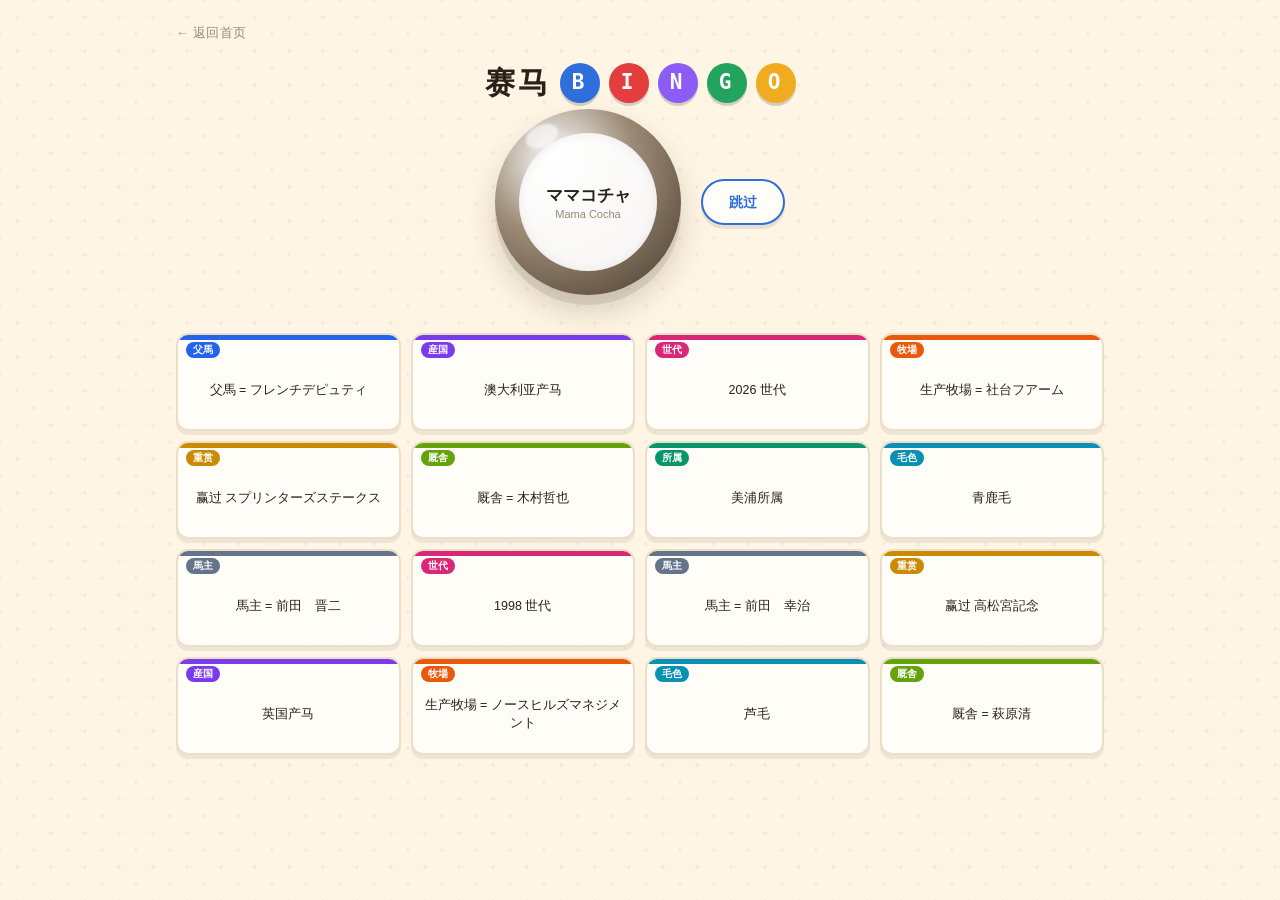
<file: quiz/bingo.html>
<!DOCTYPE html>
<html lang="zh-CN">
<head>
<meta charset="UTF-8">
<meta name="viewport" content="width=device-width,initial-scale=1">
<title>赛马 BINGO</title>
<!--
  赛马 Bingo
  ─────────
  棋盘 4×4 = 16 格，每格一个「单条件」（父馬 = X / 赢过有馬記念 / 芦毛 / 栗東所属 …）。
  牌堆一匹匹发：放进「它满足的任意空格」，想不起来就跳过（跳过的攒到下一轮再发）。
  16 格填满即 BINGO；不限时、不计分 —— 轮次 / 误放次数只在内部流转，不给玩家任何统计提示。

  数据（纯静态，fetch 即可）
    ../assets/data/bingo/cards.json  卡池 {conds:[{t,v}], n:文案, w:池内占比, fk:够有名候选数, h:[马ID]}
    ../assets/data/bingo/names.json  {n:[日文名], e:[英文名], f:[名气]}（下标即马 ID）

  组盘（全在浏览器）
    ① 抽 9 种类型 → 凑 16 张卡（同类型 ≤3；占比 >35% 的宽卡最多 2 张）
    ② **每格在牌堆里至少保底 MIN_PER 张候选** —— 这才是"填得满"的关键，比牌堆总数重要
    ③ 先给每格一匹不重复的"业主马" ⇒ 天然存在完美匹配；再补候选 + 几张干扰 ⇒ 牌堆约 40 张
    ④ 洗牌后一匹匹发
  认得度：每张卡的 h 在生成端按名气降序；挑马时优先名气 ≥ GOOD 的
         ⇒ NM.f（名气）**只在内部用来挑马，从不显示给玩家**
  配色：**格子颜色 = 条件类型**（同类型同色），球固定中性色
         ⇒ 颜色不能变成"该放哪一格"的提示，所以球不参与配色；红色只留给「放错了」
-->
<style>
  :root{
    --cream:#fff5e4; --paper:#fffdf8; --ink:#2c2118; --muted:#9b8a74; --line:#ecdfc9;
    --red:#e33d3d; --gold:#f0ac1e; --blue:#2f6fdb; --green:#22a35e; --purple:#8b5cf6; --pink:#e8558b;
    --shadow:0 6px 0 rgba(44,33,24,.10), 0 12px 26px rgba(44,33,24,.13);
    --serif:"Songti SC","SimSun",Georgia,"Times New Roman",serif;
    --mono:ui-monospace,SFMono-Regular,Menlo,Consolas,monospace;
  }
  *{box-sizing:border-box}
  /* 兜住 hidden：作者样式里的 display（如 .ball{display:flex}）会**覆盖** UA 的
     [hidden]{display:none}，导致 el(x).hidden = true 静默失效 —— 结束收球就踩过这个坑 */
  [hidden]{display:none !important}
  body{margin:0;color:var(--ink);min-height:100vh;font-size:15px;line-height:1.6;
       font-family:-apple-system,BlinkMacSystemFont,"PingFang SC","Hiragino Sans GB","Microsoft YaHei",sans-serif;
       background:var(--cream);
       background-image:radial-gradient(rgba(227,61,61,.07) 2px,transparent 2px),
                        radial-gradient(rgba(47,111,219,.06) 2px,transparent 2px);
       background-size:34px 34px,34px 34px;background-position:0 0,17px 17px}
  .wrap{max-width:960px;margin:0 auto;padding:20px 16px 70px}
  .back{display:inline-block;font-size:12.5px;color:var(--muted);text-decoration:none;margin-bottom:12px;letter-spacing:.04em}
  .back:hover{color:var(--red)}

  h1{text-align:center;margin:4px 0 2px;font-family:var(--serif);font-size:30px;letter-spacing:.1em;
     display:flex;align-items:center;justify-content:center;gap:9px;flex-wrap:wrap}
  h1 .cn{color:var(--ink)}
  .bl{display:inline-flex;align-items:center;justify-content:center;width:40px;height:40px;border-radius:50%;
      color:#fff;font-family:var(--mono);font-size:21px;font-weight:700;box-shadow:0 3px 0 rgba(0,0,0,.16)}
  .bl.b{background:var(--blue)} .bl.i{background:var(--red)} .bl.n{background:var(--purple)}
  .bl.g{background:var(--green)} .bl.o{background:var(--gold)}
  .sub{text-align:center;color:var(--muted);font-size:13px;margin:6px 0 16px}

  /* ---- 当前这匹：摇出来的球 ---- */
  .stage{display:flex;align-items:center;justify-content:center;gap:20px;margin:2px auto 12px}
  .side{display:flex;flex-direction:column;align-items:flex-start;gap:8px}
  .ball{width:186px;height:186px;border-radius:50%;position:relative;
        background:radial-gradient(circle at 33% 27%,#ffffff 0%,var(--bc1) 42%,var(--bc2) 100%);
        box-shadow:0 10px 0 rgba(44,33,24,.10),0 16px 30px rgba(44,33,24,.18);display:flex;align-items:center;justify-content:center}
  .ball::after{content:"";position:absolute;top:16px;left:30px;width:34px;height:22px;border-radius:50%;
        background:rgba(255,255,255,.62);transform:rotate(-24deg);filter:blur(1px)}
  .ball .inner{width:74%;height:74%;border-radius:50%;background:rgba(255,255,255,.95);
        display:flex;flex-direction:column;align-items:center;justify-content:center;
        text-align:center;padding:8px;box-shadow:inset 0 0 12px rgba(44,33,24,.07)}
  .ball .nm{font-size:17px;font-weight:700;line-height:1.25;word-break:break-all;margin:2px 0}
  .ball .nm.long{font-size:14px}
  .ball .en{font-size:11px;color:var(--muted);line-height:1.2;word-break:break-word}
  /* 球固定中性色 —— 不再轮换 B/I/N/G/O 配色（那五在真 Bingo 里是列号，会误导） */
  .ball{--bc1:#9c8b76;--bc2:#453729}
  .ball.shake{animation:sh .36s}
  @keyframes sh{0%,100%{transform:translateX(0)}20%{transform:translateX(-9px)}40%{transform:translateX(8px)}
                60%{transform:translateX(-6px)}80%{transform:translateX(4px)}}
  .ball.pop{animation:pp .26s ease-out}
  @keyframes pp{0%{transform:scale(.82)}70%{transform:scale(1.04)}100%{transform:scale(1)}}

  /* ---- 棋盘 ---- */
  .board{display:grid;grid-template-columns:repeat(4,1fr);gap:10px;margin-top:4px}
  @media(max-width:620px){.board{grid-template-columns:repeat(2,1fr);gap:8px}
    .stage{flex-direction:column;gap:12px}
    .side{align-items:center;text-align:center}}
  .cell{--c:var(--muted);position:relative;min-height:98px;padding:27px 9px 10px;border:2px solid var(--line);border-radius:12px;
        background:var(--paper);color:var(--ink);font:inherit;text-align:center;cursor:pointer;overflow:hidden;
        display:flex;flex-direction:column;align-items:center;justify-content:center;gap:4px;
        box-shadow:0 4px 0 rgba(44,33,24,.08);transition:transform .09s,box-shadow .12s,border-color .12s}
  .cell::before{content:"";position:absolute;top:0;left:0;right:0;height:5px;background:var(--c)}
  .cell:hover:not(.done){transform:translateY(-3px);box-shadow:0 7px 0 rgba(44,33,24,.10);border-color:var(--c)}
  .cell .tlab{position:absolute;top:7px;left:8px;font-size:10px;font-weight:700;letter-spacing:.02em;
        color:#fff;background:var(--c);border-radius:99px;padding:0 7px;line-height:16px;white-space:nowrap}
  .cell .cond{font-size:12.5px;line-height:1.42;word-break:break-word;padding:0 2px}
  /* 已填的格子做成**深色**：把类型色压暗当底，白字 —— 一眼就能数出填了几格。
     类型信息不丢：底色仍带该类型的色相，左上角的类型标签也还是满色。 */
  .cell.done{border-color:var(--c);cursor:default;color:#fff;
        background:linear-gradient(rgba(24,17,11,.72),rgba(24,17,11,.72)),var(--c);
        box-shadow:0 4px 0 rgba(24,17,11,.22)}
  .cell.done .cond2{color:rgba(255,255,255,.6);opacity:1}
  .cell.done .who{color:#fff}
  .cell.done .en2{color:rgba(255,255,255,.5)}
  .cell .cond2{font-size:10px;color:var(--muted);text-decoration:line-through;opacity:.8;
        line-height:1.3;word-break:break-word;padding:0 2px}
  .cell .who{font-size:13px;font-weight:700;color:var(--c);line-height:1.32;word-break:break-all}
  .cell .en2{font-size:10px;color:var(--muted);line-height:1.2;word-break:break-word}
  .cell .stamp{position:absolute;top:5px;right:6px;width:22px;height:22px;border-radius:50%;background:#fff;
        color:var(--c);font-size:13px;display:flex;align-items:center;justify-content:center;font-weight:700}
  /* 结束时仍未填上的格子：淡出 + 虚线边，表示「这局填不上了」（不加任何文字） */
  .cell.dead{opacity:.4;border-style:dashed;background:#f1ebdf;box-shadow:none}
  .cell.just .stamp{animation:st .42s cubic-bezier(.2,1.5,.4,1)}
  @keyframes st{0%{transform:scale(2.4);opacity:0}60%{opacity:1}100%{transform:scale(1)}}
  .cell.no{animation:sh .36s;border-color:var(--red)}
  /* --c 由 JS 按「条件类型」内联：同类型同色。红色不进调色板，只留给「放错了」 */

  button.b{font:inherit;font-size:14px;font-weight:700;padding:10px 26px;border-radius:99px;cursor:pointer;
        border:2px solid var(--line);background:var(--paper);color:var(--ink);box-shadow:0 4px 0 rgba(44,33,24,.10)}
  button.b:hover{transform:translateY(-1px)}
  button.b:active{transform:translateY(2px);box-shadow:0 1px 0 rgba(44,33,24,.10)}
  button.b.skip{border-color:var(--blue);color:var(--blue)}
  .msg{text-align:center;font-size:13.5px;color:var(--muted);min-height:22px;margin-top:12px}
  .msg.no{color:var(--red);font-weight:700}

  /* ---- 撒花 ---- */
  #confetti{position:fixed;inset:0;pointer-events:none;overflow:hidden;z-index:9}
  #confetti i{position:absolute;top:-14px;width:9px;height:14px;border-radius:2px;opacity:.95;
        animation:fall linear forwards}
  @keyframes fall{to{transform:translateY(105vh) rotate(720deg);opacity:.9}}
</style>
</head>
<body>
<div id="confetti"></div>
<div class="wrap">
  <a class="back" href="../">← 返回首页</a>
  <h1><span class="cn">赛马</span><span class="bl b">B</span><span class="bl i">I</span><span class="bl n">N</span><span class="bl g">G</span><span class="bl o">O</span></h1>

  <div id="play" hidden>
    <div class="stage">
      <div class="ball" id="ball">
        <div class="inner">
          <div class="nm" id="curNm"></div>
          <div class="en" id="curEn"></div>
        </div>
      </div>
      <div class="side">
        <button class="b skip" id="bSkip">跳过</button>
        <!-- 结束后：名片和跳过收起，「换一盘」顶在同一个位置（不常驻） -->
        <button class="b" id="bNew" hidden>换一盘</button>
      </div>
    </div>
    <div class="msg" id="msg"></div>

    <div class="board" id="board"></div>
  </div>

</div>

<script>
/* FAMOUS_*  ：每张卡的 h 在生成端已按名气降序 —— 只从前面一段里抽马
   MIN_FK    ：组盘时优先选「卡里够有名的候选 ≥ 这么多匹」的卡
   GOOD      ：单匹马的"够有名"门槛（名气 = 3×G1胜 + 重赏胜；≥3 ≈ 赢过 G1 或赢过 3 场重赏）
   MIN_PER   ：**每一格在牌堆里至少要有几张候选**（这是"填得满"的关键，比牌堆总数重要）
   SLACK     ：补完保底后再多发的纯干扰牌 */
const SLOTS = 16, WIDE = 0.35, MAX_WIDE = 2, MAX_SAME_TYPE = 3, TYPE_N = 9;
/* MIN_PER：每格在牌堆里至少保底几张候选。**3 → 4**（2026-09-21）：
   模拟 400 局，保底 3 张时有 5 局走到「某空格剩余候选被放光」的死局（都发生在填满 15/16、
   跳过 20+ 次之后），保底 4 张降到 0 局，代价只是牌堆多半张。 */
const FAMOUS_OWN = 12, FAMOUS_EXTRA = 24, MIN_FK = 6, GOOD = 3, MIN_PER = 4, SLACK = 8;
/* 格子配色 = 条件类型（同类型同色）。每盘从调色板按类型首次出现的顺序分配，
   一盘内 9 色互不重复。**不含红色** —— 红色只表示「放错了」，不能被类型占用。 */
const PALETTE = ['#2563eb', '#7c3aed', '#db2777', '#ea580c', '#ca8a04',
                 '#65a30d', '#059669', '#0891b2', '#64748b'];
/* 格子左上角的类型标签（与生成器里卡片文案的用词保持一致） */
const TYPE_LABEL = {
  sire: '父馬', dsire: '母父', trainer: '厩舎', owner: '馬主', breeder: '牧場',
  ctry: '産国', gen: '世代', coat: '毛色', center: '所属',
  g1n: 'G1 胜数', money: '赏金', g1race: '重赏', venue: '赛场', venueg: '重赏赛场', surf: '场地'
};

let CARDS = [], NM = { n: [], e: [], f: [] }, COLORS = {};
let board = [], deck = [], at = 0, skipped = [];
let filled = 0, cur = null, done = false;

const el = id => document.getElementById(id);
/* 英文名只在「跟日文名不一样」时才显示 —— 2026-09-25 用户：
   「如果是英语名字的比如 Frankel 和 Flightline 就不用在下面再标英语了」 */
const enName = h => {
  const raw = NM.e[h] || '';
  const A = s => String(s).replace(/[^0-9A-Za-z]/g, '').toUpperCase();
  return (raw && A(raw) !== A(NM.n[h] || '')) ? raw : '';
};
const ri = n => Math.random() * n | 0;
const pick = a => a[ri(a.length)];
const shuffle = a => { a = a.slice(); for (let i = a.length - 1; i > 0; i--){ const j = ri(i + 1); [a[i], a[j]] = [a[j], a[i]]; } return a; };

/* ---------- 组盘 ---------- */
function pickCards(){
  const byType = {};
  for (const c of CARDS) (byType[c.conds[0].t] || (byType[c.conds[0].t] = [])).push(c);
  const allTypes = Object.keys(byType);
  for (let attempt = 0; attempt < 300; attempt++){
    const types = shuffle(allTypes).slice(0, Math.min(TYPE_N, allTypes.length));
    const sel = [], used = new Set(), cnt = {}, w = { n: 0 };
    for (let round = 0; round < 6 && sel.length < SLOTS; round++){
      for (const t of shuffle(types)){
        if (sel.length >= SLOTS) break;
        if ((cnt[t] || 0) >= MAX_SAME_TYPE) continue;
        const pool = byType[t].filter(c => !used.has(c) && !(c.w > WIDE && w.n >= MAX_WIDE));
        if (!pool.length) continue;
        const good = pool.filter(c => (c.fk || 0) >= MIN_FK);   // 优先「卡里够有名的候选多」的
        const c = pick(good.length ? good : pool);              // 宽卡（栗東 / 鹿毛 / 東京赢过…）限额 2 张
        if (c.w > WIDE) w.n++;
        used.add(c); cnt[t] = (cnt[t] || 0) + 1; sel.push(c);
      }
    }
    if (sel.length === SLOTS) return sel;
  }
  return null;
}

/* 组牌堆：核心不是"发多少张"，而是**每一格在牌堆里至少有 MIN_PER 张候选**。
   否则某格只有 1 张候选、玩家又把它放到别处，那格就永远填不上了。 */
function buildDeck(){
  const used = new Set(), pool = [];
  const cand = board.map(() => 0);
  const take = (b, k) => {
    const top = b.list.slice(0, Math.min(b.list.length, k));
    let x = null;
    // 先挑「够有名」的（NM.f 只在内部用来挑马，**从不显示给玩家**），没有再放宽
    for (const y of shuffle(top)){ if (!used.has(y) && (NM.f[y] || 0) >= GOOD){ x = y; break; } }
    if (x == null) for (const y of shuffle(top)){ if (!used.has(y)){ x = y; break; } }
    if (x == null) for (const y of b.list){ if (!used.has(y)){ x = y; break; } }
    return x;
  };
  const put = x => {
    used.add(x); pool.push(x);
    board.forEach((b, j) => { if (b.set.has(x)) cand[j]++; });
  };
  for (const b of board) put(take(b, FAMOUS_OWN));            // ① 每格一匹业主马（保证有完美匹配）
  let guard = 0;                                              // ② 把每格候选补到 MIN_PER 张
  while (guard++ < 6000){
    const lack = board.map((_, i) => i).filter(i => cand[i] < MIN_PER);
    if (!lack.length) break;
    const x = take(board[pick(lack)], FAMOUS_EXTRA);
    if (x == null) break;
    put(x);
  }
  for (let i = 0; i < SLACK; i++){                            // ③ 再加几张纯干扰，多留回头路
    const x = take(pick(board), FAMOUS_EXTRA);
    if (x == null) break;
    put(x);
  }
  deck = shuffle(pool);
}

function start(){
  const sel = pickCards();
  if (!sel){ el('msg').textContent = '组盘失败，刷新重试'; return; }
  board = sel.map(c => ({ n: c.n, t: c.conds[0].t, list: c.h, set: new Set(c.h), who: null }));
  let k = 0; COLORS = {};                                 // 按类型分配颜色（同类型同色）
  for (const b of board) if (!(b.t in COLORS)) COLORS[b.t] = PALETTE[k++ % PALETTE.length];
  buildDeck();
  at = 0; skipped = [];
  filled = 0; done = false; cur = null;
  el('play').hidden = false;
  el('ball').hidden = false; el('bSkip').hidden = false; el('bNew').hidden = true;
  el('confetti').innerHTML = '';
  el('msg').textContent = ''; el('msg').className = 'msg';
  renderBoard(); nextCard();
}

/* ---------- 渲染 ---------- */
function cellHtml(b, i, just){
  const st = ' style="--c:' + (COLORS[b.t] || 'var(--muted)') + '"';   // 同类型同色
  if (b.who != null){
    return '<button class="cell done' + (just ? ' just' : '') + '" data-i="' + i + '"' + st + '">' +
      '<span class="tlab">' + (TYPE_LABEL[b.t] || b.t) + '</span><span class="stamp">✓</span>' +
      '<span class="cond2">' + b.n + '</span>' +
      '<span class="who">' + NM.n[b.who] + '</span>' +
      (enName(b.who) ? '<span class="en2">' + enName(b.who) + '</span>' : '') +
      '</button>';
  }
  return '<button class="cell' + (done ? ' dead' : '') + '" data-i="' + i + '"' + st + '">' +
    '<span class="tlab">' + (TYPE_LABEL[b.t] || b.t) + '</span><span class="cond">' + b.n + '</span></button>';
}

function renderBoard(){
  el('board').innerHTML = board.map((b, i) => cellHtml(b, i, false)).join('');
}
function nextCard(){
  if (done) return;
  if (filled >= SLOTS) return finish(true);
  if (at >= deck.length) return endRound();
  cur = deck[at++];
  const nm = NM.n[cur] || ('#' + cur);
  el('msg').textContent = ''; el('msg').className = 'msg';    // 换牌时清掉上一次的提示
  el('curNm').textContent = nm;
  el('curNm').className = 'nm' + (nm.length > 8 ? ' long' : '');
  el('curEn').textContent = enName(cur);
  const ball = el('ball');
  ball.className = 'ball';                                   // 球不带类型色，避免被当成指向某格
  void ball.offsetWidth; ball.classList.add('pop');
}

function bump(cls){
  const b = el('ball');
  b.classList.remove('shake', 'pop'); void b.offsetWidth; b.classList.add(cls);
}

/* ---------- 轮次 ---------- */
/* 一轮发完：跳过的牌**不丢**，攒成下一轮再摇一遍（上一轮见过面，这轮往往就想起来了）。
   理论上可以一直摇到填满 —— 只有真正死局（某空格在剩下的牌里一个候选都没有）才结算。 */
function endRound(){
  if (filled >= SLOTS) return finish(true);
  if (!skipped.length) return finish(false);
  const dead = board.filter(b => b.who == null && !skipped.some(h => b.set.has(h))).length;
  if (dead) return finish(false);
  deck = shuffle(skipped); skipped = []; at = 0;
  nextCard();
}

/* ---------- 交互 ---------- */
el('board').addEventListener('click', e => {
  const cell = e.target.closest('.cell'); if (!cell || done) return;
  const i = +cell.dataset.i, b = board[i];
  if (b.who != null) return;                                  // 已填的格不能再放
  if (b.set.has(cur)){                                        // 合法 → 放入
    b.who = cur; filled++;
    cell.outerHTML = cellHtml(b, i, true);
    bump('pop');
    el('msg').className = 'msg';
    el('msg').textContent = '';
    setTimeout(nextCard, 200);
  } else {                                                    // 不合法 → 抖动
    cell.className = cell.className.replace(' no', '') + ' no';
    setTimeout(() => { cell.className = cell.className.replace(' no', ''); }, 380);
    el('msg').className = 'msg no';
    el('msg').textContent = '「' + (NM.n[cur] || '') + '」不符合这一格';
  }
});

el('bSkip').onclick = () => {
  if (done) return;
  skipped.push(cur);                                          // 攒起来，下一轮还会摇到它
  nextCard();
};

function confetti(n){
  const box = el('confetti'), cols = ['#e33d3d', '#f0ac1e', '#2f6fdb', '#22a35e', '#8b5cf6', '#e8558b'];
  let html = '';
  for (let i = 0; i < n; i++){
    html += '<i style="left:' + (Math.random() * 100).toFixed(1) + '%;background:' + pick(cols) +
      ';animation-duration:' + (1.6 + Math.random() * 1.6).toFixed(2) + 's;animation-delay:' +
      (Math.random() * .7).toFixed(2) + 's"></i>';
  }
  box.innerHTML = html;
  setTimeout(() => { box.innerHTML = ''; }, 4200);
}

/* 结束**不跳结算页**：棋盘原样留在页面上给玩家回看（哪一格放了哪匹马），
   只收起摇球的区域、在棋盘下面补一排重开按钮。 */
function finish(win){
  done = true;
  el('ball').hidden = true; el('bSkip').hidden = true;     // 名片 + 跳过收起
  el('bNew').hidden = false;                               // 「换一盘」顶在名片原来的位置
  el('msg').textContent = ''; el('msg').className = 'msg';
  // 没填满就结束时，把空格淡出 —— 不用文字，棋盘自己说明「这些格子填不上了」
  if (!win) renderBoard();
  if (win) confetti(70);
}

el('bNew').onclick = () => start();            // 重新组格（没有「同盘再来」：一盘只玩一次）

fetch('../assets/data/bingo/cards.json')
  .then(r => { if (!r.ok) throw new Error(r.status); return r.json(); })
  .then(async d => {
    CARDS = d.cards || [];
    NM = await fetch('../assets/data/bingo/names.json').then(r => r.json());
    if (!CARDS.length) throw new Error('empty');
    start();
  })
  .catch(() => {
    el('play').hidden = false;
    el('board').innerHTML = ''; el('ball').hidden = true;
    el('msg').className = 'msg no';
    el('msg').textContent = '卡片池加载失败 —— 请通过 HTTP 打开本页（浏览器禁止 file:// 读数据）。';
  });
</script>
</body>
</html>
</file>
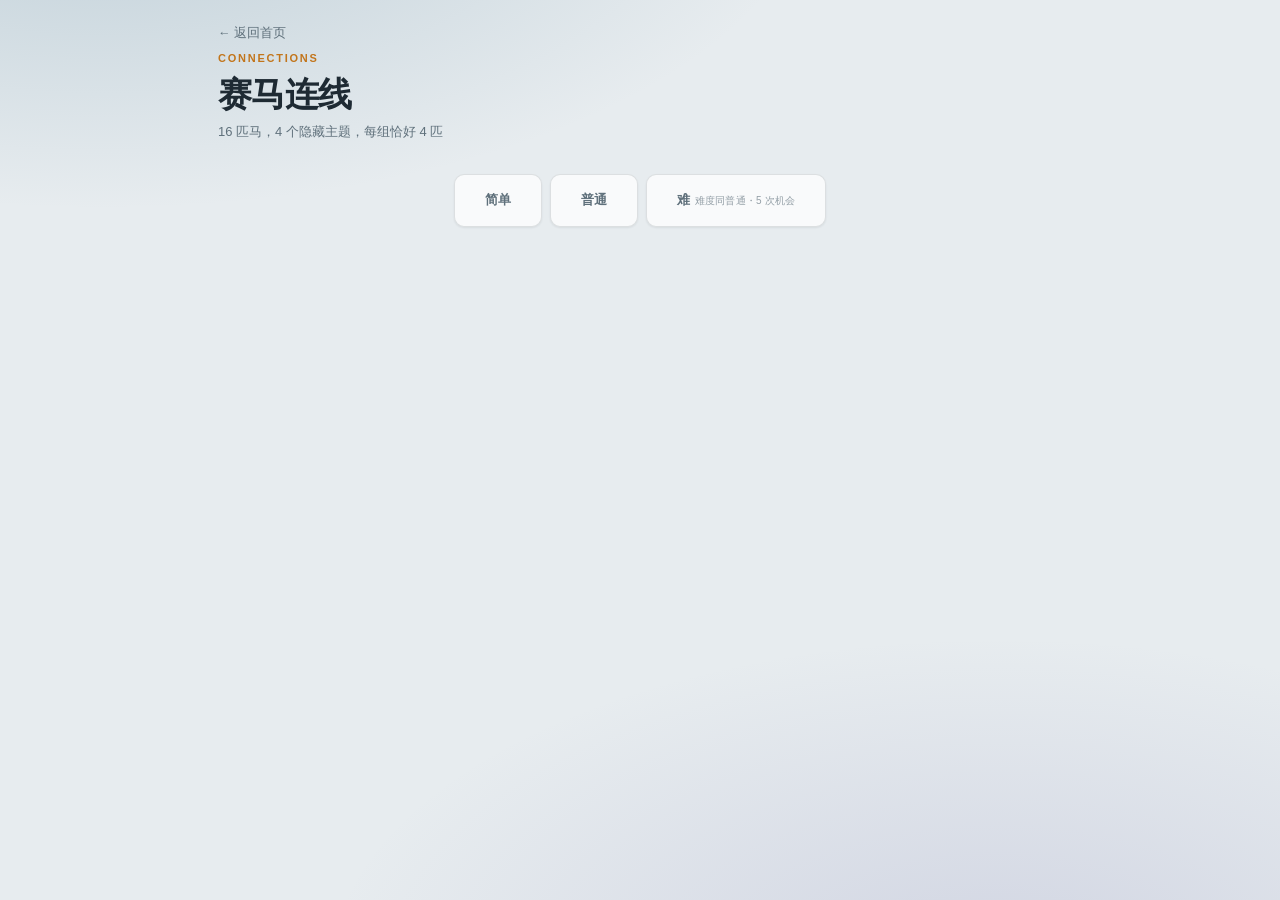
<file: quiz/connections.html>
<!DOCTYPE html>
<html lang="zh-CN">
<head>
<meta charset="UTF-8">
<meta name="viewport" content="width=device-width,initial-scale=1">
<title>赛马连线</title>
<!--
  赛马连线（Connections 玩法）
  ─────────────────────────
  16 匹马分成 4 组 × 4 匹，每组一个隐藏主题。选 4 匹提交，对了揭示主题并锁定。

  出题的生命线：**每匹马恰好满足 4 个主题中的 1 个** ⇒ 分组唯一，不存在第二种分法。
  做法：每张卡只从「独占成员」里挑 4 匹（满足本卡、且不满足另外 3 张卡）。

  主题可以是**复合条件**：赢过 皐月賞 ＋ 赢过 東京優駿（日本ダービー）⇒ 二冠馬。
  复合是既往小游戏（Bingo / 找内鬼 / 猜猜我是谁）都没有的，本作第一次启用 conds 长度 2。

  数据（纯静态，fetch 即可）
    ../assets/data/connections/cards.json   主题卡（单条件 + 复合 + 称号），h 按名气降序
                                            称号卡带 sub ⇒ 揭示时「称号作主标题、规则文本作副标题」
    ../assets/data/connections/names.json   马 ID → 日文名 / 英文名（`f` 名气字段仍在下发，但**本作不再使用**）

  配色纪律（§0.2）：一种颜色只准一种含义。
    未解开 ⇒ 一律中性（颜色若按组区分就等于把答案画出来了）
    解开后 ⇒ 颜色 = 该组的身份；红色只留给「错了」

  视觉（2026-09-24 第 5 版 · ✅ 已定）：**雾霾青灰 × 蜜橙**
    雾霾青灰底 + 两团雾状光晕（青灰·淡紫）+ 白玻璃面板（backdrop blur）。眉题用蜜橙点缀。
    无衬线（SF / Inter 系）；选中格/主按钮＝墨黑填充反白；解开的组＝白玻璃卡 + 左侧色条 + 组名用该组色。
    组色＝玫红/天蓝/琥珀/紫，**整页不含绿色**。
    ⚠ 姊妹页对照：bingo＝暖米黄（亮·暖）｜找内鬼＝暗青绿（暗·冷）｜首页＝白+墨绿；
      前几版（石墨+靛蓝／紫罗兰极光／淡紫晨光）依次被判"太像找内鬼"或被换掉，
      ⇒ 最终取"冷灰青底 + 一点蜜橙"；📦 淡紫晨光那套已存档给后续小游戏（见小游戏设计方案.md）。
-->
<style>
  /* ── 设计 token（**雾霾青灰底 × 蜜橙 accent** ｜2026-09-24 第 5 版 · ✅ 已定）────
     底色＝候选①「雾霾青灰」（冷调、安静、明度偏亮），accent＝候选②「奶油杏」的蜜橙。
     姊妹页对照：bingo＝暖米黄（亮·暖）｜找内鬼＝暗青绿（暗·冷）｜首页＝白+墨绿
       ⇒ 本页＝冷灰青底 + 一点蜜橙，色温与明度都错开，且**整页不含绿色**。
     📦 第 4 版「淡紫晨光 × 白玻璃」**存档留给后续小游戏**
       （--bg #eeeaf8／光晕 紫 rgba(139,92,246,.30)+蓝+玫红／accent 紫／--btnfill #241e40）
       —— 见 tools/小游戏设计方案.md「配色备选」一节。
     一种颜色只准一种含义（见页头注释）：
       未解开 ⇒ 一律中性 ｜ 解开后 ⇒ 该组色 ｜ 红色只留给「错了」
     ⚠ 组色是"浅底深版"，JS 用 `var(--g1)` 注入 ⇒ 换主题一处生效。                */
  :root{
    --bg:#e7ecef;                                 /* 雾霾青灰 */
    /* 玻璃：卡片/按钮＝半透明白 + 背景模糊，让背后的光晕透上来 */
    --surface:rgba(255,255,255,.74); --surface2:rgba(255,255,255,.58);
    --chip:rgba(255,255,255,.94);                 /* 选中态（分段控件／浮起的小片）*/
    --ink:#1e2a33; --sub:#5f707b;
    --line:rgba(30,42,51,.13); --line2:rgba(30,42,51,.08);
    --sh1:0 1px 2px rgba(30,42,51,.08);
    --sh2:0 20px 44px -22px rgba(30,42,51,.34);
    --red:#e11d48;
    --near-bg:rgba(217,119,6,.15); --near-ink:#b45309;
    --no-bg:rgba(225,29,72,.12);   --no-ink:#e11d48;
    --accent:#c2751b;                             /* 眉题＝奶油杏的蜜橙（只此一处用）*/
    /* 浅底 ⇒ 主按钮与选中格用墨黑填充（反白） */
    --btnfill:#22303a; --onbtn:#fff;
    /* 四组色：玫红・天蓝・琥珀・紫 —— 刻意避开绿色系 */
    --g1:#db2777; --g2:#0284c7; --g3:#b45309; --g4:#7c3aed;
    --sans:-apple-system,BlinkMacSystemFont,"SF Pro Text","Inter","PingFang SC","Hiragino Sans GB","Microsoft YaHei",sans-serif;
  }
  *{box-sizing:border-box}
  /* 兜住 hidden：作者样式里的 display（如 .lives{display:flex}）会**覆盖** UA 的
     [hidden]{display:none}，导致 el(x).hidden = true 静默失效 —— 踩过一次 */
  [hidden]{display:none !important}
  body{margin:0;color:var(--ink);min-height:100vh;font-size:15px;line-height:1.6;font-family:var(--sans);
       background:var(--bg);
       /* 雾：青灰（左上，主）＋淡紫（右下）—— 固定不随滚动，整页只此一处彩色 */
       background-image:
         radial-gradient(90% 60% at 8% -14%, rgba(112,150,170,.34), transparent 62%),
         radial-gradient(85% 60% at 78% 108%, rgba(120,120,175,.20), transparent 62%);
       background-attachment:fixed}
  .wrap{max-width:880px;margin:0 auto;padding:20px 18px 72px}
  .back{display:inline-block;font-size:12.5px;color:var(--sub);text-decoration:none;transition:color .15s}
  .back:hover{color:var(--ink)}
  /* ── 页头：无装饰线，靠字号/字重/留白建立层级 ─────────────────── */
  .masthead{padding:6px 0 2px}
  .masthead .eyebrow{font-size:11px;font-weight:600;letter-spacing:.16em;text-transform:uppercase;
     color:var(--accent)}   /* 蜜橙：整页唯一一处"暖色点缀"（不参与组色语义）*/
  h1{margin:7px 0 0;font-size:34px;line-height:1.12;font-weight:700;letter-spacing:-.02em}
  .masthead .meta{margin-top:9px;font-size:13px;color:var(--sub)}

  /* ── 难度：胶囊分段控件（只有 简单／普通／难；难度只在"难"上挂一个小注）── */
  .bar{display:flex;align-items:center;justify-content:center;margin:18px 0 0}
  .seg{display:inline-flex;gap:4px;padding:4px;border-radius:13px;background:var(--line2)}
  .diff{font:inherit;font-size:13px;font-weight:600;cursor:pointer;border:0;border-radius:10px;
        background:transparent;color:var(--sub);padding:9px 20px;
        display:inline-flex;align-items:baseline;gap:5px;
        transition:background .18s,color .18s,box-shadow .18s}
  .diff .dnote{font-size:10px;font-weight:500;opacity:.65;letter-spacing:.02em}
  .diff:hover{color:var(--ink)}
  .diff.on{background:var(--chip);color:var(--ink);box-shadow:var(--sh1)}
  body.picking .bar{margin-top:30px}
  body.picking .seg{background:transparent;gap:8px;padding:0}
  body.picking .diff{padding:15px 30px;border:1px solid var(--line);background:var(--surface);box-shadow:var(--sh1)}
  body.picking .diff.on{border-color:var(--g1);box-shadow:0 0 0 3px rgba(79,70,229,.16),var(--sh1)}
  /* ⏳ 2026-09-29 用户：「选难度页面的移动端换行适配问题」
     症状：`.diff` 是 `inline-flex + align-items:baseline`，而「难」里挂着 `<span class="dnote">
     难度同普通・5 次机会</span>` ⇒ 那个按钮宽成别人的 2.4 倍（390px：66 / 66 / 160），
     且在 320–360px 上注释**折行**把三颗按钮一起撑高（游戏中 39 → 60px、选难度页 74 → 83px），
     标签基线还跟着错位。
     修法（≤620px）：三键**等宽**（`flex:1 1 0`）＋ 按钮内改**纵向**布局（注释折到第二行、居中），
     给统一 `min-height` ⇒ 无论注释折几行，三颗永远一样高、一样宽，也不再横向溢出。 */
  @media (max-width:620px){
    .bar{padding:0 2px}
    .seg{display:flex;gap:6px;width:100%}
    .diff{flex:1 1 0;min-width:0;display:flex;flex-direction:column;align-items:center;
          justify-content:center;gap:2px;padding:10px 6px;line-height:1.25}
    .diff .dnote{font-size:9.5px;line-height:1.3;text-align:center;opacity:.7;letter-spacing:0}
    body.picking .seg{gap:6px}
    body.picking .diff{padding:13px 6px;min-height:78px}
    body:not(.picking) .diff{min-height:56px}
  }

  /* ── 容错点（Hard）──────────────────────────────────────────── */
  .lives{display:flex;gap:6px;justify-content:center;margin:0 0 12px}
  .lives i{width:9px;height:9px;border-radius:99px;background:var(--ink);opacity:.8;
           transition:background .2s,box-shadow .2s,opacity .2s}
  .lives i.low{background:var(--red);opacity:1}              /* 只剩 ≤2 次时剩下的点变红 */
  .lives i.gone{background:transparent;box-shadow:inset 0 0 0 1.5px var(--red);opacity:.5}
  .lives.hit{animation:sh .42s}                              /* 掉机会时整排抖一下 */

  /* ── 即时反馈：一枚悬浮胶囊（"差一匹"＝琥珀，"错误"＝红）────────── */
  .msg{display:flex;justify-content:center;align-items:center;min-height:40px;margin:12px 0 0;
       font-size:13px;color:var(--sub);text-align:center}
  .msg b{display:inline-block;font-size:13.5px;font-weight:600;padding:8px 16px;border-radius:999px;
       animation:pop .28s cubic-bezier(.2,.9,.3,1.2)}
  .msg.near b{background:var(--near-bg);color:var(--near-ink);box-shadow:inset 0 0 0 1px var(--near-bg)}
  .msg.no b{background:var(--no-bg);color:var(--no-ink);box-shadow:inset 0 0 0 1px var(--no-bg)}
  .msg.no{color:var(--no-ink)}
  /* ⏳ 2026-09-29 用户：「移动端『差一匹』『错误』的提示往往在屏幕上方，点提交时看不到，得刷上去才知道」
     ⇒ 两处改：① 反馈条从**棋盘上方**移到**棋盘与按钮之间**（DOM 见 body，桌面端也顺手变好）
                ② 窄屏（≤620px）再让它 `position:sticky` 贴视口底部 ⇒ 滚在哪都看得见；
                   贴住时它压在按钮**上方**（按钮若已滚出视口才发生，不影响点击），且
                   `z-index:5` ＋ 不遮 modal（modal 是 z-index:20） */
  @media (max-width:620px){
    .msg{position:sticky;bottom:6px;z-index:5;margin:8px 0 0}
    .msg b{padding:9px 15px;box-shadow:0 8px 22px -10px rgba(30,42,51,.45)}
  }

  /* ── 面板：一张浮起的白卡 ───────────────────────────────────── */
  .panel{margin-top:12px;padding:16px;background:var(--surface);border:1px solid var(--line);
        border-radius:18px;box-shadow:var(--sh1);
        backdrop-filter:blur(14px);-webkit-backdrop-filter:blur(14px)}   /* 玻璃：透出背后极光 */
  .phead{display:flex;justify-content:space-between;align-items:baseline;gap:10px;margin-bottom:14px}
  .phead b{font-size:13px;font-weight:700}
  .phead span{font-size:11.5px;color:var(--sub)}

  /* 进度：四段＝四组，解开一段才染上该组色（未解开中性，不泄露分组）*/
  .prog{display:flex;gap:6px;margin:0 0 14px}
  .prog i{flex:1;height:4px;border-radius:99px;background:var(--line);transition:background .3s}
  .prog i.on{background:var(--c)}

  /* ── 已解开的组：**组色底**卡 + 左侧色条 + 组名用该组色 ─────────────
     ⚠️ 2026-09-25 用户：「每次选中正确答案以后出现的淡色，和原来没选的分不太出来」
        原样是 rgba(255,255,255,.58) —— 和棋盘上的白卡几乎一个色，只有 3px 侧条在带色。
        ⇒ 底色/描边改成**组色 22% / 32% 混白**（第一行 --surface2 是 color-mix 的兜底：
        不认 color-mix 的浏览器退回老样式，只是不够醒目，不会白屏）。 */
  .grp{display:block;padding:12px 14px;margin:8px 0;background:var(--surface2);
      background:color-mix(in srgb, var(--c) 22%, var(--chip));
      border:1px solid var(--line2);                    /* color-mix 兜底（同 --surface2 一行）*/
      border:1px solid color-mix(in srgb, var(--c) 32%, transparent);
      border-left:4px solid var(--c);border-radius:12px;
      color:var(--ink);text-align:left;box-shadow:var(--sh1);
      animation:in .32s cubic-bezier(.2,.9,.3,1)}
  @keyframes in{0%{transform:translateY(-6px);opacity:0}100%{transform:none;opacity:1}}
  .grp .gt{font-size:13.5px;font-weight:700;color:var(--c)}
  /* 称号卡：gt = 称号（主标题），gs = 规则文本（副标题）
     —— 裁定见 tools/赛马连线/条件与称号规则.md §0.1：规则文本是称号的注解，不是谜面 */
  .grp.titled .gt{font-size:15px}
  .grp .gs{font-size:11.5px;line-height:1.5;color:var(--sub);margin-top:2px}
  .grp .gm{font-size:13.5px;font-weight:600;line-height:1.6;margin-top:6px}
  .grp.lost{opacity:.62;filter:grayscale(.65)}                /* 没解开、被亮出来的组 */

  /* ── 棋盘：16 张浮起的白卡，选中＝墨黑填充（现代·高对比）────────── */
  .grid{display:grid;grid-template-columns:repeat(4,1fr);gap:8px}
  @media(max-width:620px){.grid{grid-template-columns:repeat(2,1fr)}}
  .tile{position:relative;min-height:78px;padding:12px 8px;border:1px solid var(--line);border-radius:14px;
        background:var(--surface);color:var(--ink);font:inherit;text-align:center;cursor:pointer;
        display:flex;flex-direction:column;align-items:center;justify-content:center;gap:3px;
        box-shadow:var(--sh1);
        transition:transform .16s cubic-bezier(.2,.9,.3,1),box-shadow .16s,background .16s,color .16s,border-color .16s}
  /* 字号由 JS 的 fitTiles() 按可用宽度写 inline font-size ⇒ 长马名自动缩小、不硬拆
     （word-break 只留作"缩到 10px 仍放不下"的兜底） */
  .tile .jp{font-size:15px;font-weight:600;line-height:1.25;word-break:break-all}
  .tile .en{font-size:9.5px;font-weight:500;color:var(--sub);letter-spacing:.08em;text-transform:uppercase;
        line-height:1.2;word-break:break-word}
  .tile:hover:not(.sel){transform:translateY(-3px);box-shadow:var(--sh2)}
  .tile.sel{background:var(--btnfill);border-color:var(--btnfill);color:var(--onbtn);
        box-shadow:0 12px 26px -14px rgba(30,42,51,.55)}
  .tile.sel .en{color:var(--onbtn);opacity:.65}
  .tile .ord{position:absolute;top:6px;right:6px;width:18px;height:18px;border-radius:6px;
        background:rgba(30,42,51,.08);color:var(--sub);font-size:10px;font-weight:700;
        display:flex;align-items:center;justify-content:center;animation:pop .22s ease-out}
  .tile.sel .ord{background:transparent;color:inherit;box-shadow:inset 0 0 0 1px currentColor;opacity:.6}
  @keyframes pop{0%{transform:scale(.5);opacity:0}100%{transform:none;opacity:1}}
  .tile.dim{opacity:.45}                       /* 已选满 4 个时，压暗未选中的 */
  .tile.bad{animation:sh .36s;border-color:var(--red);box-shadow:0 0 0 3px var(--no-bg)}
  /* 入场：只在开局时播一次（render() 每次点击都会重建格子，所以靠 #grid.enter 控制） */
  #grid.enter .tile{animation:tin .36s cubic-bezier(.2,.9,.3,1) both;
        animation-delay:calc(var(--i,0) * 18ms)}
  @keyframes tin{0%{transform:translateY(10px);opacity:0}100%{transform:none;opacity:1}}
  @keyframes sh{0%,100%{transform:translateX(0)}20%{transform:translateX(-7px)}
                40%{transform:translateX(6px)}60%{transform:translateX(-4px)}80%{transform:translateX(3px)}}

  /* ── 按钮：圆角描边；主操作＝墨黑填充，hover 上浮 ─────────────── */
  .actions{margin-top:16px;display:flex;gap:10px;justify-content:center;flex-wrap:wrap;align-items:center}
  button.b{font:inherit;font-size:13px;font-weight:600;padding:11px 22px;border-radius:12px;cursor:pointer;
        border:1px solid var(--line);background:var(--surface);color:var(--ink);box-shadow:var(--sh1);
        transition:transform .14s,box-shadow .14s,background .14s,color .14s,border-color .14s}
  button.b:hover:not(:disabled){transform:translateY(-1px);box-shadow:var(--sh2)}
  button.b:active:not(:disabled){transform:translateY(0)}
  button.b:disabled{opacity:.4;cursor:default;box-shadow:none}
  button.b.pri{background:var(--btnfill);color:var(--onbtn);border-color:var(--btnfill)}
  button.b.pri:hover:not(:disabled){box-shadow:0 16px 30px -16px rgba(30,42,51,.55)}
  /* 投降：压低存在感（确认走弹窗） */
  button.b.give{border-color:transparent;background:transparent;box-shadow:none;color:var(--sub);font-weight:500}
  button.b.give:hover:not(:disabled){color:var(--red);transform:none;box-shadow:none}

  /* ── 投降确认弹窗 ──────────────────────────────────────────── */
  .modal{position:fixed;inset:0;z-index:20;display:flex;align-items:center;justify-content:center;
         padding:20px;background:rgba(30,42,51,.38);backdrop-filter:blur(6px);
         animation:fade .16s ease-out}
  @keyframes fade{from{opacity:0}to{opacity:1}}
  .sheet{width:100%;max-width:330px;padding:22px;text-align:center;border-radius:18px;
         background:var(--chip);border:1px solid var(--line);
         box-shadow:0 30px 64px -26px rgba(30,42,51,.40);
         backdrop-filter:blur(18px);-webkit-backdrop-filter:blur(18px);
         animation:sheet .22s cubic-bezier(.2,.9,.3,1.1)}
  @keyframes sheet{from{transform:translateY(14px);opacity:0}to{transform:none;opacity:1}}
  .sheet .mt{font-size:15px;font-weight:700;margin:0 0 16px}
  .sheet .mrow{display:flex;gap:10px}
  .sheet .mrow .b{flex:1;padding:11px 0}

  #confetti{position:fixed;inset:0;pointer-events:none;overflow:hidden;z-index:9}
  #confetti i{position:absolute;top:-14px;width:7px;height:12px;border-radius:2px;opacity:.95;
        animation:fall linear forwards}
  @keyframes fall{to{transform:translateY(105vh) rotate(720deg);opacity:.9}}
</style>
</head>
<body>
<div id="confetti"></div>
<div class="wrap">
  <a class="back" href="../">← 返回首页</a>

  <!-- 页头：无装饰线，靠字号/字重/留白建立层级 -->
  <header class="masthead">
    <div class="eyebrow">Connections</div>
    <h1>赛马连线</h1>
    <div class="meta">16 匹马，4 个隐藏主题，每组恰好 4 匹</div>
  </header>

  <!-- 难度：**普通与难同池**（只差容错 5 次）⇒ 在「难」上挂小注说明，
       免得玩家当成"难＝题更难"（2026-09-25 用户） -->
  <div class="bar">
    <div class="seg">
      <button class="diff" data-d="easy">简单</button>
      <button class="diff" data-d="normal">普通</button>
      <button class="diff" data-d="hard">难<span class="dnote">难度同普通・5 次机会</span></button>
    </div>
  </div>

  <div id="board" hidden>
    <div class="panel">
      <div class="phead"><b>出走表</b><span>点选 4 匹 → 提交</span></div>
      <div class="prog" id="prog"></div>
      <div id="solved"></div>
      <div class="lives" id="lives" hidden></div>
      <div class="grid" id="grid"></div>
      <!-- ⏳ 2026-09-29 反馈条从「棋盘上方」移到「棋盘与按钮之间」：
           移动端点提交时它就在手边（原来在屏幕外，得往上刷才看得到） -->
      <div class="msg" id="msg"></div>
      <div class="actions">
        <button class="b" id="bClear">清除选择</button>
        <button class="b pri" id="bGo" disabled>提交</button>
        <button class="b give" id="bGive">投降</button>
        <button class="b" id="bNew" hidden>换一盘</button>
      </div>
    </div>
  </div>
  <div class="msg" id="load">载入题库…</div>
</div>

<!-- 投降确认 -->
<div class="modal" id="modal" hidden>
  <div class="sheet">
    <p class="mt">确定投降？</p>
    <div class="mrow">
      <button class="b" id="mNo">取消</button>
      <button class="b pri" id="mYes">确定</button>
    </div>
  </div>
</div>

<script>
/* ⚠️ 2026-09-25 晚 **难度分层重做**（旧制 `EASY_TYPES` 已删）：
   旧制 = 按**类型**删减（Easy 只放 9 类）⇒ 副作用：称号・条件句・骑手・厩舎・一级赛N胜
   共 **74 张在 Easy 永远不出现** —— 用户「有些风味卡出现的几率太小了」的根因就是它。
   新制 = **三档内容全开放（181 张同池）**，难度改由「**4 匹答案马的名气门槛**」表达，见 `FAME_BAR`。
   EASY_CONF ：Easy 档的混淆度上限（盘内同时满足 ≥2 个主题的马占比）
   MAX_LIVES ：Hard 档全局容错；Easy / Normal 不限（不显示容错点）
   ⏳ 2026-09-27 **难度差异再加一条「内容」层**（两步，都在 `build()` 的同一个 filter 里）——
   用户「玩家觉得简单难度不明显，把下面这些比赛都加回到简单难度里，普通和难两个卡池不动」
   ＋「简单的里面再把一些有难度的关系删了就好了，例如 B1、B2、C1、A2」：
     ① **加卡**：卡上的 `d`（`d:"easy"` = 只在 Easy 出现）⇒ 30 张**名赛事**进 Easy
        （国内 G1 20 ＋ 地方交流 Jpn1 10，见 tools/gen_g1race_cards.py 的 `PLAIN_EASY`）
     ② **删块**：`EASY_NO_GROUPS`（B1 场地×距离・B2 巧者・C1 条件句・A2 称号·程度）整块不进 Easy
     ③ **换口径**：F1「一级赛N胜」在 Easy 换成 **G1 N胜**（＝**中央 G1 ＋ 海外 G1**，
        只剔除**地方交流（Jpn1）**；见 tools/gen_pool_extra.py 与 g1n_lists_g1.txt）
        ⇒ 老 4 张 `d:["normal","hard"]`、新 5 张 `d:["easy"]`（G1 3/4/5/6/7 胜 ＝ 46/28/14/9/8）。
        ⚠️ 为什么不"只数 JRA"：那样 ジェンティルドンナ 只剩 6 胜、イクイノックス 只剩 5 胜
        （他们的 ドバイシーマクラシック 是海外赛），与玩家认知（**7 胜／6 胜**）不符；
        反之保留地方交流则泥地马虚增（オメガパフューム 5→0、フリオーソ 6→0）
   ⇒ **Easy 198 张（17 块）／ Normal・Hard 182 张（15 块）**
      （⏳ 2026-09-28 切块后的数字；切块前是 Easy 196／Normal 181，块名也换了——
        逐档的块规模与构成见 tools/赛马连线/preview_partition.py 的打印）。
   方向＝旧制 `EASY_TYPES`「认得的主题」的延续（只是改成"加名赛事 ＋ 删细节关系块"，
   而不是当年那种"删到只剩 9 类 ⇒ 埋掉 74 张卡"）*/

/* EASY_MAX_CMP：Easy 档最多几组可以是复合条件。
   不加这条的话 Easy 和 Normal 一样难 —— 题库里复合 4678 张 vs 单条件 387 张，
   纯随机抽必然 ≈3.7/4 组都是复合，而 Easy 是给休闲玩家的档位。
   Normal 与 Hard 用**完全相同**的题池（只差容错次数），与参照站一致。 */
const EASY_CONF = 0.05, EASY_CONF_RELAX = 0.10, EASY_MAX_CMP = 2, MAX_LIVES = { hard: 5 };
/* ⏳ 2026-09-27（第二步）用户：「简单的里面再把一些有难度的关系删了就好了，例如 B1、B2、C1、A2」
   ⇒ 这 **4 块（15 张）在 Easy 整块不出**，Normal / Hard 照旧 14 块全出 ⇒ Easy 池 **211 → 196 张**
      （14 → 10 块；组数 ≥4 仍然满足 —— `build()` 里 `grps.length < 4` 的兜底不会触发）。
   为什么是这 4 块 —— 它们都要玩家记住"**细节关系**"（不是认得马就行）：
     B1 场地×距离（`在东京草地2400m赢过G1`）· B2 巧者（`東京巧者`）＝ 靠赛果档案的细粒度聚合
     C1 条件句·杂项（`同场一级赛複数回制覇`・`远征能手`）· A2 称号·程度（`完美赛马`・`银牌收藏家`）
   副作用（正面）：B1 与刚加回来的名赛事卡**成员高度重合**（`在东京草地2400m赢过G1` ⊃ 日本ダービー/オークス/
   ジャパンカップ 的胜马）⇒ Easy 里「同一批马被两套主题解释」的歧义随之消失，混淆度下降。
   ⚠️ 块名必须与 `tools/gen_connections.py` 的 `init_split()` 完全一致（写错＝静默不生效）；
      自检：控制台会打印实际生效的块名，数量对不上会告警。
   ⏳ 2026-09-28：**块内卡数被抹平**（18 块／9–16 张；旧制 14 族 2–70 张 ⇒ 差 35 倍）⇒
     `EASY_NO_GROUPS` 跟着改：B1+B2+C1 合成「场地·条件」（Easy 仍整块不出）；
     A2 称号·程度 的 3 张不再靠块名排除，改成**按卡** `d:["normal","hard"]`（生成器设）。 */
const EASY_NO_GROUPS = new Set(['场地·条件']);
/* ⏳ 2026-09-28 用户：「简单模式可以多一些赢过某赛，可以把这个随机权重调高一些吗，
   顺便加上可以允许赢过某赛出多张卡的规则」—— **只作用于 Easy**（Normal / Hard 仍是
   4 个互不相同的块、等概率，与原行为逐位一致）：
     EASY_G_W  ：**抽块权重**（缺省 1）—— 赛事块调高 ⇒ 名赛事题更常占组位
     EASY_G_CAP：**同块一盘最多抽几张**（缺省 1）—— 赛事块给 2 ⇒ 一盘可以出两张赛事卡
   ⚠️ 权重必须跟着切块一起改：旧值 `{'D1 赢过某赛': 3}` 是给"43 张一个大块"设的；
      切均后仍给 3 ⇒ 4 个赛事块会吃掉 1.7 个组位、20 张赛事卡涨到 5.3%/盘（把"香港马王问题"
      搬到赛事卡上）。**1.2** 正好维持"每盘 ≈1 张赛事"（实测 **0.99 张/盘**）。
   ⚠️ 生命线不变：每张卡仍需 ≥4 匹**独占成员**（不与同盘其它卡重叠）⇒ 重叠过大的两张赛事卡
      自然会被拦掉（例：皐月賞 × 日本ダービー 的胜马重合很多）。
   实测（Easy 6 万盘，成盘率 **100%**）：单卡出现率极差 50 → **3.9 倍**；香港马王 13.3% → **1.7%** */
const EASY_G_W = { '赛事·3歳(easy)': 1.2, '赛事·古馬(easy)': 1.2,
                   '赛事·地方交流(easy)': 1.2, '赛事·通用': 1.2 };
const EASY_G_CAP = { '赛事·3歳(easy)': 2, '赛事·古馬(easy)': 2,
                     '赛事·地方交流(easy)': 2, '赛事·通用': 2 };
/* ⏳ 2026-09-28 **同族上限**：块名格式是 `族·子块`，**族＝`·` 之前的部分**；同一个族一盘最多几张。
   切块让同族的小块可以同盘出现（这是"抹平"的代价），上限 2 ⇒ 不会出现"4 张全是档案题"。
   实测：与不设上限相比单卡极差几乎不变（3.9 vs 4.2 倍），但保证了盘内题型多样性。 */
const FAM_CAP = 2;
const famOf = g => String(g).split('·')[0];
/* ⚠️ 2026-09-25 用户「简单难度也没有很简单」⇒ Easy 收紧两处：
     `FAME_BAR` 2→3（牌面名气<3 的占比 10%→5%）＋ `EASY_CONF` 0.10→0.05（盘内混淆度中位 3%→2%）。
   ⚠️ 混淆度用**软过滤**（见组盘循环里的 `lim`）：前 30 次尝试严格 ≤0.05，挑不到放宽到 0.10，
     再挑不到就不限 —— **硬过滤会把「成员重叠多的大卡」整盘拒掉**（`馬主 = サンデーレーシング`
     实测 Easy 出现率一度只剩 **1%**）⇒ 与「风味卡要常出现」直接冲突。软过滤下两者兼得：
     绝大多数盘仍 ≤0.05（平均 2.2 次尝试就能挑到），同时没有任何卡被永久排除。 */
/* FAME_BAR：**难度分层的主旋钮**（2026-09-25 晚 用户提案：「把 easy 池内选择的名气进一步限制」）
   ＝ 每组那 4 匹答案**从「名气 ≥ bar」的独占成员里挑**。**Easy ≥3**（2026-09-25 起，原为 ≥2：
   实测 ≥2 时牌面上仍有 11% 的马名气 <3 ⇒ 玩家觉得 Easy 不简单；≥3 降到 5%。≥4/≥5 收益递减，
   而"凑不满 4 匹 ⇒ 兜底放宽"的卡会从 8% 涨到 11%/12%，反而放回冷门马 ✗）
   实测（6000 盘模拟）：答案名气 中位 6 → **9**、p10 **1 → 2**；盘面成功率 **100%**；
   ⇒ **Easy 盘上 16 匹全部带门槛**（不再混"认不出的马"）。
   ⚠️ **兜底放宽**（必须）：某张卡凑不出 4 匹够名气的成员 ⇒ **该卡不受门槛约束**。
      否则会被整张剔掉：实测 ≥2 丢 5 张（`馬主 = 三木　正浩`・`父馬 = ゴールドシップ`・
      `父馬 = モーリス ＋ 母父 = ディープインパクト`・`生产牧場 = 日進牧場/杵臼牧場`）、
      ≥3 丢 9 张、≥5 丢 14 张；**兜底后 0 张被丢** ✓
   ⚠️ 门槛只作用于**答案候选**（`c.set`）—— 卡本身三档都能出现 ⇒ 风味卡（称号・条件句・凯旋门赏・世代）
      不再被埋掉 ✓（这正是上一版给世代卡开小口子 `GEN_BAR` 想解决、却没解决的问题）。
   ⚠️ 旧裁定继续有效：**Normal 与 Hard 同池**（两档都 bar=0），唯一差别是 `MAX_LIVES`。 */
const FAME_BAR = { easy: 3, normal: 0, hard: 0 };
/* 2026-09-24 内容池化（见 tools/赛马连线/单条件类型梳理.md §13）：
   池 = **白名单池**（生成器产出，约 190 张）⇒ 类型少、每类卡够多，所以改成
   ① **类型均匀**：先等概率抽 4 个类型，再在类内等概率抽 1 张（旧实现是"抽卡再拒绝同类型"＝按卡数加权）
   ② **称号与条件句拆成两组**（2026-09-25 用户：「把现有的某些类型再拆」）—— 以前合并成一组
      ⇒ 一盘里不可能同时出现"三冠馬"和"在东京草地2400m赢过G1"；拆开后可以。
   ③ **删掉旧的 TITLE_P 硬塞**：称号作为普通类型参与均匀抽 */
/* typeGrp：组题分组 = 卡片自带的 `g`（生成器写进 cards.json；**判定用 conds[0].t 不动**）
   ⇒ 想改"哪些卡算同一组"只改 tools/gen_connections.py 的 GROUP_OF，前端不用动。 */
const typeGrp = c => c.g || c.conds[0].t;
/* 难度过滤：卡的 `d` ＝**允许出现的难度列表**（生成器写进 cards.json 的字段）；
   无 `d` = 三档通用。⏳ 2026-09-27：`d` 由"单个难度名"升级成**数组**
   —— 因为 F1 那组卡要「普通/难有、简单没有」（`["normal","hard"]`）＋「简单有」（`["easy"]`）。 */
const diffOk = c => !c.d || (Array.isArray(c.d) ? c.d.includes(diff) : c.d === diff);
/* 四组的身份色：**引用 CSS 变量**（--g1…--g4）而不是写死 hex ——
   这样深色模式下组色会自动跟着 :root 的深色值走。红色仍只留给"错了" */
const GCOLOR = ['var(--g1)', 'var(--g2)', 'var(--g3)', 'var(--g4)'];

let CARDS = [], NM = { n: [], e: [] };
/* order：棋盘上格子的**固定顺序**。只在开局打乱一次，解开一组就把那 4 匹摘掉，
   之后顺序不再变 —— 否则每次点击触发 render() 都会重排，玩家点一下棋盘就跳一次。 */
let diff = 'easy', groups = [], solved = [], sel = [], order = [], lives = 0, done = false;
let lastTry = '';   // 上一次判错的组合（排序后的键），用来禁用重复提交

const el = id => document.getElementById(id);
/* 英文名只在「跟日文名不一样」时才显示 —— 2026-09-25 用户：
   「**如果是英语名字的比如 Frankel 和 Flightline 就不用在下面再标英语了**」
   （池里有 9 匹用英文名展示的外国名马，`Frankel` 下面原本又写一遍 `Frankel`）*/
const enName = h => {
  const raw = NM.e[h] || '';
  const A = s => String(s).replace(/[^0-9A-Za-z]/g, '').toUpperCase();
  return (raw && A(raw) !== A(NM.n[h] || '')) ? raw : '';
};
const ri = n => Math.random() * n | 0;
const pick = a => a[ri(a.length)];
/* 带权重的抽组（Easy 用）：权重取自 EASY_G_W（缺省 1）。 */
const wPick = (a, w) => {
  let tot = 0;
  for (const g of a) tot += (w[g] || 1);
  let r = Math.random() * tot;
  for (const g of a){ r -= (w[g] || 1); if (r <= 0) return g; }
  return a[a.length - 1];
};
const shuffle = a => { a = a.slice(); for (let i = a.length - 1; i > 0; i--){ const j = ri(i + 1); [a[i], a[j]] = [a[j], a[i]]; } return a; };

/* ---------- 组题 ---------- */
function confusability(q){
  const u = new Set();
  q.forEach(c => c.set.forEach(h => u.add(h)));
  let multi = 0;
  for (const h of u) if (q.filter(c => c.set.has(h)).length >= 2) multi++;
  return multi / u.size;
}

function build(){
  const easy = diff === 'easy';
  // ⏳ 2026-09-27 用户「把名赛事加回**简单难度**，普通和难两个卡池不动」＋「再把一些有难度的关系删了」
  //   ＋「把一级赛N胜撤下，换上 G1 N胜」（中央＋海外，不含地方交流）⇒ 难度差异从「名气门槛」扩展到**内容**：
  //     ① `d` ＝ **允许出现的难度列表**（`["easy"]` / `["normal","hard"]`）；无 `d` = 三档通用
  //     ② Easy 再整块剔掉 `EASY_NO_GROUPS`（B1/B2/C1/A2）
  //     ③ （F1 的两组卡就是靠 ① 分档的：Easy＝G1 N胜（中央＋海外），Normal/Hard＝一级赛 N胜（含地方交流））
  const src = CARDS.filter(c => diffOk(c) && !(easy && EASY_NO_GROUPS.has(typeGrp(c))));
  // 按类型分桶 ⇒ 类型之间**等概率**（旧实现 pick(CARDS) 后拒绝同类型 = 按卡数加权，厩舎 vs 毛色差 21 倍）
  const byType = new Map();
  for (const c of src){
    // ⚠️ 必须传**卡片**：`typeGrp(c)` ⇒ 取卡上的 `g`（生成器写的「原子块」组名，14 个），
    //    没有 g 才退回 `conds[0].t`。2026-09-25 修：原来写成 `typeGrp(c.conds[0].t)`
    //    （传的是**字符串**）⇒ `"owner".conds[0]` 直接 TypeError，页面整页打不开。
    const g = typeGrp(c);
    if (!byType.has(g)) byType.set(g, []);
    byType.get(g).push(c);
  }
  const grps = [...byType.keys()];
  if (grps.length < 4) return null;
  /* 组序列（4 个组位）：
     · Normal / Hard ＝ `shuffle(grps).slice(0,4)`（4 个互不相同的组、等概率）—— **原行为不动**
     · Easy ＝ 带权重（EASY_G_W）＋ 每组上限（EASY_G_CAP）⇒ D1「赢过某赛」可以占 2 个组位
     `seq == null` ＝ 可用组位凑不满 4（正常不会发生，兜底） */
  const groupSeq = () => {
    /* 非 Easy：4 个互不相同的块、**等概率**（原行为）——只是加一层「同族 ≤FAM_CAP」，
       同族可选块不足时**自动放宽**（否则会凑不满 4 个块 ⇒ 白转一圈重抽） */
    if (!easy){
      const out = [], fcnt = new Map();
      while (out.length < 4){
        const free = grps.filter(g => !out.includes(g));
        const cap = free.filter(g => (fcnt.get(famOf(g)) || 0) < FAM_CAP);
        const pool = cap.length ? cap : free;
        if (!pool.length) return null;
        const g = pick(pool);
        out.push(g); fcnt.set(famOf(g), (fcnt.get(famOf(g)) || 0) + 1);
      }
      return out;
    }
    const cnt = new Map(), fcnt = new Map(), out = [];
    for (let k = 0; k < 4; k++){
      let cand = grps.filter(g => (cnt.get(g) || 0) < (EASY_G_CAP[g] || 1));
      const cap = cand.filter(g => (fcnt.get(famOf(g)) || 0) < FAM_CAP);   // ⏳ 同族上限
      if (cap.length) cand = cap;
      if (!cand.length) return null;
      const g = wPick(cand, EASY_G_W);
      cnt.set(g, (cnt.get(g) || 0) + 1);
      fcnt.set(famOf(g), (fcnt.get(famOf(g)) || 0) + 1);
      out.push(g);
    }
    return out;
  };
  for (let t = 0; t < 4000; t++){
    const seq = groupSeq();
    if (!seq) continue;
    // 每组抽 1 张卡；**同组第二次抽必须换一张**（同一张卡出两遍＝一组答案被拆成两半，必定无解）
    const usedByG = new Map();
    const q = seq.map(g => {
      const arr = byType.get(g);
      let seen = usedByG.get(g);
      if (!seen){ seen = new Set(); usedByG.set(g, seen); }
      let c = pick(arr);
      for (let k = 0; k < 30 && seen.has(c); k++) c = pick(arr);
      seen.add(c);
      return c;
    });
    if (easy && q.filter(c => c.conds.length === 2).length > EASY_MAX_CMP) continue;
    // 有效成员集 = 「答案候选」：Easy 只从**够名气**的成员里挑；凑不够 4 匹 ⇒ 该卡**兜底放宽**
    // （`c.set` 挂在卡对象上 ⇒ 缓存键必须带难度，否则跨档串味）
    const bar = FAME_BAR[diff] || 0;
    q.forEach(c => {
      const k = 'set_' + diff;
      if (!c[k]){
        const fam = bar ? c.h.filter(h => (NM.f[h] || 0) >= bar) : c.h;
        c[k] = new Set(fam.length >= 4 ? fam : c.h);    // ⚠️ 兜底：不够 4 匹就整卡放宽（⇒ 0 张卡被丢）
      }
      c.set = c[k];
    });
    // 生命线：每张卡只从「独占成员」里挑 —— 每匹马恰好属于 1 组 ⇒ 分组唯一
    const excl = q.map((c, i) => {
      const others = new Set();
      q.forEach((o, j) => { if (j !== i) o.set.forEach(h => others.add(h)); });
      return c.h.filter(h => !others.has(h) && c.set.has(h));
    });
    if (!excl.every(e => e.length >= 4)) continue;
    if (diff === 'easy'){
      // 软过滤：先严格（≤0.05），挑不到放宽（≤0.10），再挑不到就不限 ⇒ 不会有卡被永久排除
      const lim = t < 30 ? EASY_CONF : (t < 150 ? EASY_CONF_RELAX : Infinity);
      if (confusability(q) > lim) continue;
    }
    const g = q.map((c, i) => ({
      card: c,
      hs: shuffle(excl[i]).slice(0, 4)
    }));
    if (new Set(g.flatMap(x => x.hs)).size !== 16) continue;
    return shuffle(g.map((x, i) => ({ ...x, color: GCOLOR[i] })));
  }
  return null;
}

/* ---------- 渲染 ---------- */
function render(){
  // 进度条：只有解开的那一段才染上组色，未解开的保持中性
  el('prog').innerHTML = groups.map(g => '<i class="' + (solved.includes(g) ? 'on' : '') +
    '" style="--c:' + g.color + '"></i>').join('');
  el('solved').innerHTML = solved.map(g =>
    '<div class="grp' + (g.late ? ' lost' : '') + (g.card.sub ? ' titled' : '') +
        '" style="--c:' + g.color + '">' +
      '<div class="gt">' + g.card.n + '</div>' +
      (g.card.sub ? '<div class="gs">' + g.card.sub + '</div>' : '') +
      '<div class="gm">' + g.hs.map(h => NM.n[h]).join(' ／ ') + '</div>' +
    '</div>').join('');
  if (done){
    el('grid').innerHTML = '';
    return;
  }
  const full = sel.length === 4;
  el('grid').innerHTML = order.map((h, i) => {
    const k = sel.indexOf(h);
    return '<button class="tile' + (k >= 0 ? ' sel' : (full ? ' dim' : '')) +
      '" data-h="' + h + '" style="--i:' + i + '">' +
      '<span class="jp">' + NM.n[h] + '</span>' +
      (enName(h) ? '<span class="en">' + enName(h) + '</span>' : '') +
      (k >= 0 ? '<span class="ord">' + (k + 1) + '</span>' : '') +
    '</button>';
  }).join('');
  fitTiles();
  // 选择没变就别让再提交一次 —— 刚判过错的组合，手快连点会白掉一条命
  el('bGo').disabled = sel.length !== 4 || sel.slice().sort().join() === lastTry;
  renderLives();
}

/* 马名字号自适应（2026-09-24 用户要求）
   长马名（如 ジェンティルドンナ・キタサンブラック）在窄屏两列下会被 word-break 硬拆 ⇒
   按**该格实际可用宽度**从 16px 逐 0.5px 往下收缩，直到一行放得下；缩到 10px 仍放不下才允许换行。
   为什么用测量而不是"按字数给档位"：格子宽度随视口/面板内边距变化，测量才是真自适应。 */
function fitTiles(){
  document.querySelectorAll('#grid .tile .jp').forEach(el => {
    const box = el.parentElement.clientWidth - 16;   // 扣掉 .tile 的左右内边距（8px × 2）
    el.style.whiteSpace = 'nowrap';
    let fs = 16;
    el.style.fontSize = fs + 'px';
    while (fs > 10 && el.scrollWidth > box){
      fs -= 0.5;
      el.style.fontSize = fs + 'px';
    }
    if (el.scrollWidth > box) el.style.whiteSpace = '';   // 兜底：确实太长 ⇒ 交回给 word-break
  });
}
/* 视口变化（旋屏 / 拖窗口）后宽度变了 ⇒ 重算一次（防抖） */
let fitT = 0;
addEventListener('resize', () => { clearTimeout(fitT); fitT = setTimeout(fitTiles, 120); });

/* 单独抽出来：猜错时只需刷新容错点，不必整盘重绘（重绘会打断抖动，也没必要） */
function renderLives(){
  el('lives').hidden = !MAX_LIVES[diff];
  if (!MAX_LIVES[diff]) return;
  const left = MAX_LIVES[diff] - lives;
  el('lives').innerHTML = Array.from({ length: MAX_LIVES[diff] },
    (_, i) => '<i class="' + (i < lives ? 'gone' : (left <= 2 ? 'low' : '')) + '"></i>').join('');
}

/* ---------- 交互 ---------- */
el('grid').addEventListener('click', e => {
  const t = e.target.closest('.tile'); if (!t || done) return;
  const h = +t.dataset.h;
  if (sel.includes(h)) sel = sel.filter(x => x !== h);
  else if (sel.length < 4) sel.push(h);
  el('msg').className = 'msg'; el('msg').innerHTML = '';   // 玩家重新动手了，上一条反馈收掉
  render();
});

el('bClear').onclick = () => { sel = []; render(); };

el('bGo').onclick = () => {
  if (sel.length !== 4 || done) return;
  const hit = groups.find(g => !solved.includes(g) && sel.every(h => g.hs.includes(h)));
  el('msg').className = 'msg';
  if (hit){
    hit.hs = sel.slice();                    // 按玩家提交的顺序展示（成员等价于原组）
    solved.push(hit); sel = [];
    order = order.filter(h => !hit.hs.includes(h));   // 摘掉这 4 匹，其余格子**保持原位**
    el('msg').innerHTML = '';
    render();
    if (solved.length === 4) finish(true);
    return;
  }
  // 错了：记一次；「差一匹」是 Connections 的招牌反馈（说明这次提交差在哪）
  if (MAX_LIVES[diff]){                        // 掉机会时整排抖一下
    lives++;
    el('lives').classList.add('hit');
    setTimeout(() => el('lives').classList.remove('hit'), 460);
  }
  const near = groups.some(g => !solved.includes(g) && sel.filter(h => g.hs.includes(h)).length === 3);
  el('msg').className = near ? 'msg near' : 'msg no';
  el('msg').innerHTML = near ? '<b>差一匹就对了！</b>' : '<b>错误</b>';
  document.querySelectorAll('.tile.sel').forEach(t => {
    t.classList.add('bad'); setTimeout(() => t.classList.remove('bad'), 380);
  });
  if (MAX_LIVES[diff] && lives >= MAX_LIVES[diff]) return finish(false);
  // **不清空选择**：玩家多半只想换掉其中一匹，让他重新选四个是折磨
  lastTry = sel.slice().sort().join();
  renderLives();
  el('bGo').disabled = true;
};

function finish(win){
  done = true;
  // 输了也把答案亮出来（标 late ⇒ 渲染时压暗，和玩家自己解开的组区分开）
  if (!win) groups.filter(g => !solved.includes(g)).forEach(g => { g.late = true; solved.push(g); });
  el('msg').className = 'msg';
  el('msg').innerHTML = '';
  sel = []; render();
  el('bClear').hidden = true; el('bGo').hidden = true; el('bGive').hidden = true;
  el('bNew').hidden = false; closeModal();
  if (win) confetti(70);
}

function confetti(n){
  const box = el('confetti'), cols = ['#db2777', '#0284c7', '#b45309', '#7c3aed', '#e11d48', '#241e40'];
  let html = '';
  for (let i = 0; i < n; i++)
    html += '<i style="left:' + (Math.random() * 100).toFixed(1) + '%;background:' + pick(cols) +
      ';animation-duration:' + (1.6 + Math.random() * 1.6).toFixed(2) + 's;animation-delay:' +
      (Math.random() * .7).toFixed(2) + 's"></i>';
  box.innerHTML = html;
  setTimeout(() => { box.innerHTML = ''; }, 4200);
}

/* started：进场时是「选难度」状态（started=false，没有开局，也不预先选中任何一档），
   玩家点了某一档才开局。之后三档按钮常驻，用于中途换难度。 */
let started = false;
function syncDiff(){
  document.querySelectorAll('.diff').forEach(b =>
    b.classList.toggle('on', started && b.dataset.d === diff));
}

function start(){
  const g = build();
  if (!g){ el('load').textContent = '组题失败，刷新重试'; return; }
  started = true;
  document.body.classList.remove('picking');
  groups = g; solved = []; sel = []; lives = 0; done = false; lastTry = '';
  order = shuffle(g.flatMap(x => x.hs));      // 开局打乱一次，之后不再重排
  el('load').hidden = true; el('board').hidden = false;
  el('bClear').hidden = false; el('bGo').hidden = false; el('bNew').hidden = true;
  el('bGive').hidden = false; closeModal();
  syncDiff();
  render();
  // 入场动画只在开局播一次：render() 每次点击都会重建格子，动画挂在 #grid.enter 上才不会反复重播
  el('grid').classList.add('enter');
  setTimeout(() => el('grid').classList.remove('enter'), 900);
}

document.querySelectorAll('.diff').forEach(b => b.onclick = () => { diff = b.dataset.d; start(); });
el('bNew').onclick = () => start();

/* 投降：弹窗二次确认。直接认输太容易被误触，而这一局就白玩了。 */
function closeModal(){ el('modal').hidden = true; }
el('bGive').onclick = () => { if (!done) el('modal').hidden = false; };
el('mNo').onclick = closeModal;
el('mYes').onclick = () => { closeModal(); finish(false); };   // 投降 = 按失败收场：答案亮出来
el('modal').onclick = e => { if (e.target === el('modal')) closeModal(); };   // 点遮罩也关
document.addEventListener('keydown', e => { if (e.key === 'Escape') closeModal(); });

/* 出错时必须说清是哪一步：fetch 失败 / HTTP 状态 / 组题或渲染抛异常，
   否则一律显示「载入失败」，真因被吞掉，没法排查。 */
const get = u => fetch(u).then(r => {
  if (!r.ok) throw new Error(u + ' → HTTP ' + r.status);
  return r.json();
});
Promise.all([
  get('../assets/data/connections/cards.json'),
  get('../assets/data/connections/names.json')
]).then(([d, nm]) => {
  CARDS = d.cards || []; NM = nm;
  if (!CARDS.length) throw new Error('cards.json 里没有卡片');
  /* 自检：块名是**按名字**使用的（EASY_NO_GROUPS／EASY_G_W／EASY_G_CAP）——生成器改了块名
     而这里没跟着改，就会**静默失效**（不是报错、只是"该删的没删／权重没生效"）⇒ 开局对一遍。 */
  {
    const allG = [...new Set(CARDS.map(typeGrp))];
    const byG = new Map();
    CARDS.forEach(c => { const g = typeGrp(c); byG.set(g, (byG.get(g) || 0) + 1); });
    const miss = [...EASY_NO_GROUPS].filter(g => !allG.includes(g));
    const cnt = d => CARDS.filter(c => !c.d || (Array.isArray(c.d) ? c.d.includes(d) : c.d === d)).length;
    console.log('[赛马连线] 池：总 %d 张 ｜ Easy %d ／ Normal %d ／ Hard %d（按 `d` 过滤后）｜ 块 %d 个（族 %d）',
                CARDS.length, cnt('easy'), cnt('normal'), cnt('hard'), allG.length,
                new Set(allG.map(famOf)).size);
    // ⏳ 2026-09-28「块内卡数抹平」自检：块规模应落在 9–16（旧制 2–70 ⇒ 极差 35 倍是"老同一道题"的根因）
    const sz = allG.map(g => byG.get(g)).sort((a, b) => a - b);
    console.log('[赛马连线] 块规模：%d–%d（中位 %d）｜ %s', sz[0], sz[sz.length - 1], sz[sz.length >> 1],
                allG.map(g => g + ':' + byG.get(g)).join(' '));
    if (sz[0] < 8 || sz[sz.length - 1] > 16)
      console.warn('[赛马连线] ⚠ 块规模超出 9–16 ⇒ "块内卡数抹平"跑偏了（检查 init_split）:', sz);
    // F1（一级赛N胜）是唯一按**口径**分档的组：Easy＝G1 N胜（中央＋海外），Normal/Hard＝一级赛 N胜（含地方）
    const f1 = dd => CARDS.filter(c => c.conds[0].t === 'g1n' && (!c.d ||
      (Array.isArray(c.d) ? c.d.includes(dd) : c.d === dd))).map(c => c.n).join(' / ');
    console.log('[赛马连线] F1：Easy = %s', f1('easy') || '（无）');
    console.log('[赛马连线] F1：Normal・Hard = %s', f1('normal') || '（无）');
    // ⏳ 2026-09-28：Easy 的抽块权重 / 每块上限（赛事块可以占 2 个组位）＋ 同族上限
    console.log('[赛马连线] Easy 抽块：权重 %s ｜ 每块上限 %s ｜ 同族上限 %d',
                JSON.stringify(EASY_G_W), JSON.stringify(EASY_G_CAP), FAM_CAP);
    console.log('[赛马连线] Easy 排除的块：', [...EASY_NO_GROUPS]
      .map(g => g + ':' + (byG.get(g) || 0) + (allG.includes(g) ? '' : ' ← ⚠ 池里没有这个块名')).join(' ／ '));
    if (miss.length) console.warn('[赛马连线] ⚠ EASY_NO_GROUPS 块名对不上，这些块**没有**被排除：', miss);
  }
  // **不自动开局**：进场停在「选难度」状态，由玩家点某一档才开始
  el('load').hidden = true;
  document.body.classList.add('picking');
  syncDiff();
}).catch(e => {
  console.error('[赛马连线] 启动失败：', e);
  el('load').className = 'msg no';
  el('load').textContent = '启动失败：' + (e && e.message ? e.message : e) +
    '　（若是用 file:// 直接打开的，浏览器禁止读本地数据，请用 HTTP 访问）';
});
</script>
</body>
</html>
</file>
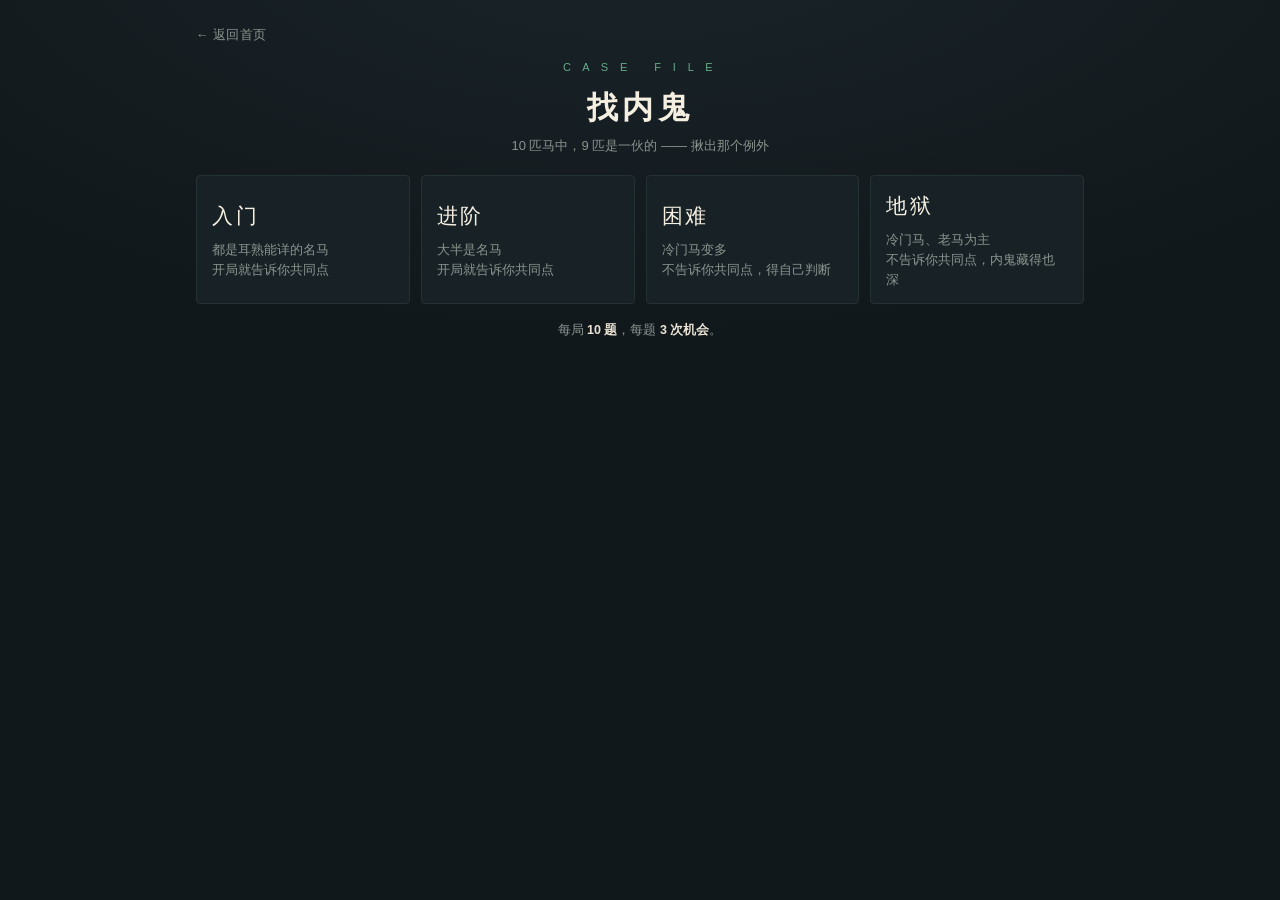
<file: quiz/impostor.html>
<!DOCTYPE html>
<html lang="zh-CN">
<head>
<meta charset="UTF-8">
<meta name="viewport" content="width=device-width,initial-scale=1">
<title>找内鬼 · 赛马小游戏</title>
<!--
  找内鬼 · 难度模型（三档）
    每题一个难度分 D0（0–100，生成器算好存在 d 字段）：
        D0 = 30×认得度 + 25×关系基分 + 25×混入度 + 20×年代 − 8×冠名
        认得度 = 10 匹平均名气(3×G1胜+重赏胜) 越低越难
        年代   = 10 匹平均出生年越早越难（池 1979–2024）
        混入度 = 内鬼是否落在 9 匹的年代区间内（越贴合越难）
    四档（题库 = 常规池 ＋ 易池「名马优先」＋ 超易池「名马且全员 2000 年后生」）：
        L0 入门 = D0 0–32（均 21.0，名气 11.2、出生年 2010）＋ **透露**
        L1 进阶 = D0 32–48（均 41.8，名气 5.2）            ＋ **透露**
        L2 困难 = D0 48–68（均 57.0，名气 3.6），不透
        L3 地狱 = D0 ≥ 68（均 74.5，名气 2.7），不透
    新增维度「赢过同一场重赏」：9 匹都赢过同一场重赏（如東京優駿），内鬼没赢过。
        G1 赛事基分 12（好认）⇒ 中位 33.6，只进 入门 / 进阶
        G2/G3 基分 26（偏门）⇒ 中位 62.5，只进 困难 / 地狱
-->
<style>
  :root{
    --bg:#11181c; --panel:#182226; --paper:#f3ead7; --paper2:#e9dfca; --ink:#2a2620;
    --cream:#eae3d4; --muted:#8a948e; --line:#263136; --accent:#7ad0a4; --bad:#d9705a;
    --radius:4px; --serif:"Songti SC","SimSun",Georgia,"Times New Roman",serif;
    --mono:ui-monospace,SFMono-Regular,Menlo,Consolas,monospace;
    --shadow:0 10px 30px rgba(0,0,0,.45);
  }
  *{box-sizing:border-box}
  body{margin:0;background:radial-gradient(120% 80% at 50% -10%,#1a2429 0%,var(--bg) 60%);color:var(--cream);
       min-height:100vh;font-size:15px;line-height:1.6;
       font-family:-apple-system,BlinkMacSystemFont,"PingFang SC","Hiragino Sans GB","Microsoft YaHei",sans-serif}
  .wrap{max-width:920px;margin:0 auto;padding:22px 16px 64px}
  .back{display:inline-block;font-size:12.5px;color:var(--muted);text-decoration:none;margin-bottom:14px;
        letter-spacing:.04em}
  .back:hover{color:var(--accent)}
  .kicker{font-size:11px;letter-spacing:.4em;color:var(--accent);text-transform:uppercase;text-align:center;opacity:.8}
  h1{font-family:var(--serif);font-size:31px;letter-spacing:.14em;margin:6px 0 4px;text-align:center;color:#f5efe1}
  .sub{text-align:center;color:var(--muted);font-size:13px;margin:0 0 18px}

  /* ---- 选档 ---- */
  .levels{display:grid;grid-template-columns:repeat(4,1fr);gap:11px;margin:8px 0 4px}
  @media(max-width:880px){.levels{grid-template-columns:repeat(2,1fr)}}
  @media(max-width:520px){.levels{grid-template-columns:1fr}}
  .lv{border:1px solid var(--line);background:var(--panel);border-radius:var(--radius);
      padding:14px 15px 13px;cursor:pointer;text-align:left;color:inherit;font:inherit;
      transition:border-color .12s ease,transform .09s ease}
  .lv:hover{border-color:var(--accent);transform:translateY(-2px)}
  .lv .nm{font-family:var(--serif);font-size:21px;letter-spacing:.12em;margin:0 0 6px;color:#f5efe1}
  .lv .ds{font-size:12.5px;color:var(--muted);line-height:1.6}
  .note{text-align:center;color:var(--muted);font-size:12.5px;margin:16px 0 0;line-height:1.75}
  .note b{color:var(--cream)}

  .bar{display:flex;gap:12px;align-items:center;justify-content:center;flex-wrap:wrap;
       font-size:12.5px;color:var(--muted);margin-bottom:16px;
       border-top:1px solid var(--line);border-bottom:1px solid var(--line);padding:8px 0}
  .bar b{color:var(--cream);font-variant-numeric:tabular-nums}
  .bar .sep{opacity:.35}
  .bar .tier{color:var(--accent);letter-spacing:.08em}
  .case{font-family:var(--mono);letter-spacing:.12em}
  .chances{display:inline-flex;gap:5px;vertical-align:-1px}
  .chances i{width:11px;height:11px;border-radius:50%;background:var(--accent);display:block}
  .chances i.used{background:transparent;border:1px solid var(--line)}

  .prompt{display:flex;justify-content:center;align-items:center;gap:8px;margin:4px 0 18px}
  .prompt svg{width:17px;height:17px;stroke:var(--accent);fill:none;stroke-width:2}
  .prompt .pill{border:1px solid var(--line);background:var(--panel);border-radius:99px;padding:7px 20px;
       font-size:14.5px;letter-spacing:.08em}
  .prompt .pill b{color:var(--accent)}

  .board{display:grid;grid-template-columns:repeat(5,1fr);gap:11px}
  @media(max-width:860px){.board{grid-template-columns:repeat(4,1fr)}}
  @media(max-width:640px){.board{grid-template-columns:repeat(3,1fr)}}
  @media(max-width:460px){.board{grid-template-columns:repeat(2,1fr)}}

  .tile{position:relative;display:flex;align-items:center;justify-content:center;min-height:96px;
        padding:14px 9px;border:1px solid #cbbfa3;border-radius:var(--radius);
        background:linear-gradient(180deg,var(--paper) 0%,var(--paper2) 100%);color:var(--ink);
        cursor:pointer;box-shadow:var(--shadow);transition:transform .09s ease,box-shadow .12s ease,filter .12s ease}
  .tile::before{content:"";position:absolute;inset:0;border-radius:var(--radius);pointer-events:none;
        box-shadow:inset 0 0 0 1px rgba(255,255,255,.5)}
  .tile:hover:not(:disabled){transform:translateY(-3px)}
  .tile:active:not(:disabled){transform:translateY(-1px)}
  .tile .no{position:absolute;top:6px;left:9px;font-family:var(--mono);font-size:10.5px;color:#8d8471}
  .tile .tw{display:flex;flex-direction:column;align-items:center;gap:2px;min-width:0}
  .tile .nm{font-size:14.5px;font-weight:700;text-align:center;line-height:1.4;word-break:break-all}
  .tile .en{font-size:10.5px;font-weight:400;color:#8d8471;line-height:1.25;
            text-align:center;word-break:break-word;letter-spacing:.01em}
  .tile:disabled{cursor:default}
  .tile.pick-no{filter:grayscale(.7) brightness(.94)}
  .tile.pick-no .nm{text-decoration:line-through;color:var(--bad)}
  .tile.dim{opacity:.38}
  .tile.imp{background:linear-gradient(180deg,#e2f3e8 0%,#cfe9da 100%)}
  .tile.imp::after{content:"内鬼";position:absolute;top:-9px;right:7px;background:var(--bad);color:#fff;
       font-size:11px;font-weight:700;letter-spacing:.12em;padding:1px 7px;border-radius:99px;box-shadow:0 2px 6px rgba(0,0,0,.3)}
  .tile.pick-ok{outline:2px solid var(--accent);outline-offset:-2px}

  .hint{margin:16px auto 0;max-width:520px;background:#fbf3dd;color:#3a3327;border-radius:3px;
        padding:11px 16px;font-size:13.5px;position:relative;transform:rotate(-.5deg);
        box-shadow:0 8px 20px rgba(0,0,0,.4)}
  .hint::before{content:"";position:absolute;top:-7px;left:50%;transform:translateX(-50%);
        width:12px;height:12px;border-radius:50%;background:var(--bad);box-shadow:0 2px 4px rgba(0,0,0,.4)}
  .hint b{color:#8a5a1e}
  .hint[hidden]{display:none}

  .foot{margin-top:20px;text-align:center}
  .msg{font-size:16px;font-weight:700;min-height:26px;letter-spacing:.04em}
  .msg.ok{color:var(--accent)} .msg.no{color:var(--bad)}
  .reason{font-size:14px;margin-top:8px;min-height:22px;color:var(--cream)}
  .reason .imp{color:var(--accent);font-weight:700}
  .actions{margin-top:16px;display:flex;gap:12px;justify-content:center;flex-wrap:wrap}
  button{font:inherit;font-size:14px;padding:9px 22px;border-radius:var(--radius);border:1px solid var(--line);
         background:var(--panel);color:var(--cream);cursor:pointer}
  button.primary{background:var(--accent);border-color:var(--accent);color:#0f1a16;font-weight:700}
  button[hidden]{display:none}

  /* ---- 结算 ---- */
  .over{text-align:center;padding:18px 10px 4px}
  .over .big{font-family:var(--serif);font-size:46px;letter-spacing:.06em;color:var(--accent);line-height:1.1}
  .over .big small{font-size:20px;color:var(--muted);letter-spacing:.1em}
  .recap{display:flex;gap:7px;justify-content:center;flex-wrap:wrap;margin:14px 0 2px}
  .recap i{width:23px;height:23px;border-radius:50%;display:flex;align-items:center;justify-content:center;
           font-size:11px;font-style:normal;border:1px solid var(--line);font-family:var(--mono)}
  .recap i.ok{background:var(--accent);border-color:var(--accent);color:#0f1a16}
  .recap i.no{background:transparent;border-color:var(--bad);color:var(--bad)}
  .over .tx{font-size:14.5px;color:var(--cream);margin:12px 0 4px}
  .over .sub2{font-size:12.5px;color:var(--muted);margin-bottom:20px}
</style>
</head>
<body>
<div class="wrap">
  <a class="back" href="../">← 返回首页</a>
  <div class="kicker">C A S E &nbsp; F I L E</div>
  <h1>找内鬼</h1>
  <p class="sub">10 匹马中，9 匹是一伙的 —— 揪出那个例外</p>

  <!-- ① 选档 -->
  <div id="stage">
    <div class="levels" id="levels"></div>
    <p class="note">每局 <b>10 题</b>，每题 <b>3 次机会</b>。</p>
  </div>

  <!-- ② 游戏 -->
  <div id="play" hidden>
    <div class="bar" id="bar">
      <span class="case" id="caseNo"></span>
      <span class="sep">｜</span>
      <span>机会 <span class="chances" id="chances"></span></span>
      <span class="sep">｜</span>
      <span>本局已破 <b id="solved">0</b>/10</span>
      <span class="sep">｜</span>
      <span class="tier" id="tierName"></span>
    </div>

    <div class="prompt">
      <svg viewBox="0 0 24 24"><circle cx="11" cy="11" r="6"></circle><line x1="20" y1="20" x2="15.6" y2="15.6"></line></svg>
      <span class="pill" id="pill">找出<b>内鬼</b></span>
    </div>

    <div class="board" id="board"></div>
    <div class="hint" id="hint" hidden></div>

    <div class="foot">
      <div class="msg" id="msg"></div>
      <div class="reason" id="reason"></div>
      <div class="actions"><button class="primary" id="bNext" hidden>下一题 →</button></div>
    </div>
  </div>

  <!-- ③ 结算 -->
  <div id="over" hidden>
    <div class="over">
      <div class="big"><span id="ovScore">0</span><small> / 10</small></div>
      <div class="recap" id="recap"></div>
      <div class="tx" id="ovTx"></div>
      <div class="sub2" id="ovSub"></div>
      <div class="actions">
        <button class="primary" id="bAgain">再来一局</button>
        <button id="bBack">换个难度</button>
      </div>
    </div>
  </div>
</div>

<script>
const MAX_CHANCES = 3, ROUNDS = 10, MAX_SAME_DIM = 4;
/* 四档：lo/hi 是题库难度分 D0 的区间；reveal = 是否开局就显示「共同点」 */
/* g1: 该档只收「赢过同一场 G1」的重赏题，G2/G3 的重赏题留在困难 / 地狱 */
const TIERS = [
  { id: 0, nm: '入门', lo: 0, hi: 32, reveal: true, g1: true,
    ds: '都是耳熟能详的名马<br>开局就告诉你共同点' },
  { id: 1, nm: '进阶', lo: 32, hi: 48, reveal: true, g1: true,
    ds: '大半是名马<br>开局就告诉你共同点' },
  { id: 2, nm: '困难', lo: 48, hi: 68, reveal: false, g1: false,
    ds: '冷门马变多<br>不告诉你共同点，得自己判断' },
  { id: 3, nm: '地狱', lo: 68, hi: 1e9, reveal: false, g1: false,
    ds: '冷门马、老马为主<br>不告诉你共同点，内鬼藏得也深' },
];
let BANK = [], EN = {}, TIER = null, POOL = [], QUEUE = [], P = null;
let left = 0, wrongs = 0, done = false, caseIdx = 0, solved = 0, results = [];
const el = id => document.getElementById(id);
const shuffle = a => { a = a.slice(); for (let i = a.length - 1; i > 0; i--){ const j = Math.random() * (i + 1) | 0; [a[i], a[j]] = [a[j], a[i]]; } return a; };
/* 提示文案按维度说人话：
   「同一场重赏」按赛事等级说清楚（入门 / 进阶只会出现 G1，就明说 G1）；
   「战绩级别」其实就是「有没有赢过 G1」，直接这么说 */
const DIM_LBL = { '战绩级别': '有没有赢过G1', '取胜赛场': '有没有海外重赏胜' };
const dimLbl = p => p.dim === '同一场重赏'
  ? (p.g === 1 ? '赢过同一场G1' : '赢过同一场G2/G3')
  : (DIM_LBL[p.dim] || p.dim);
/* 内鬼：日文名 ＋（英文名） */
const impHtml = () => '<span class="imp">' + P.t[P.x] +
  (EN[P.t[P.x]] ? '（' + EN[P.t[P.x]] + '）' : '') + '</span>';
/* 揭晓答案时也点明是 G1；战绩级别的「赢过重赏但未赢 G1」改得更口语 */
const reasonOf = p =>
  (p.dim === '同一场重赏' && p.g === 1) ? p.r.replace('都赢过「', '都赢过 G1「')
  : p.dim === '战绩级别' ? p.r.replace(/赢过重赏但未赢 G1/g, '只赢过重赏、没赢过 G1')
  : p.r;
const pad = n => String(n).padStart(2, '0');

function fetchBank(){
  fetch('../assets/data/impostor.json')
    .then(r => { if (!r.ok) throw new Error(r.status); return r.json(); })
    .then(d => {
      EN = d.en || {};
      BANK = (d.puzzles || []).filter(p => typeof p.d === 'number');
      if (!BANK.length) throw new Error('empty'); drawLevels();
    })
    .catch(() => {
      el('stage').innerHTML = '<p class="note" style="color:var(--bad)">题库加载失败 —— 请通过 HTTP 打开本页（浏览器禁止 file:// 读取数据）。</p>';
    });
}

/* 该档的抽题池：难度分区间 ＋（入门/进阶）只收 G1 的重赏题 */
function poolOf(t){
  return BANK.filter(p => p.d >= t.lo && p.d < t.hi && !(t.g1 && p.g === 0));
}
function drawLevels(){
  el('levels').innerHTML = TIERS.map(t =>
    '<button class="lv" data-t="' + t.id + '">' +
      '<div class="nm">' + t.nm + '</div>' +
      '<div class="ds">' + t.ds + '</div>' +
    '</button>').join('');
}

/* 一局 10 题：同一题型最多 MAX_SAME_DIM 题，免得一局里 8 题都在比「同年生」 */
function buildRound(){
  const src = shuffle(POOL), used = {}, out = [];
  for (const p of src){
    if (out.length >= ROUNDS) break;
    if ((used[p.dim] || 0) >= MAX_SAME_DIM) continue;
    used[p.dim] = (used[p.dim] || 0) + 1;
    out.push(p);
  }
  for (const p of src){                        // 题目不够就放宽限制补齐
    if (out.length >= ROUNDS) break;
    if (out.indexOf(p) < 0) out.push(p);
  }
  return shuffle(out);
}

function start(id){
  TIER = TIERS.find(t => t.id === id);
  POOL = shuffle(poolOf(TIER));
  if (!POOL.length) return;
  QUEUE = buildRound(); caseIdx = 0; solved = 0; results = [];
  el('stage').hidden = true; el('over').hidden = true; el('play').hidden = false;
  el('tierName').textContent = TIER.nm;
  nextPuzzle();
}

function renderChances(){
  el('chances').innerHTML = Array.from({ length: MAX_CHANCES }, (_, i) =>
    '<i class="' + (i < left ? '' : 'used') + '"></i>').join('');
}

function nextPuzzle(){
  if (caseIdx >= ROUNDS) return finish();
  if (!QUEUE.length) QUEUE = shuffle(POOL);
  P = QUEUE.pop();
  left = MAX_CHANCES; wrongs = 0; done = false;
  caseIdx++;
  el('caseNo').textContent = 'CASE ' + pad(caseIdx) + ' / ' + ROUNDS;
  el('solved').textContent = solved;
  el('msg').textContent = ''; el('msg').className = 'msg';
  el('reason').innerHTML = '';
  el('hint').hidden = true; el('hint').innerHTML = '';
  el('bNext').hidden = true;
  /* 入门 / 进阶常驻显示「共同点：X」；困难 / 地狱不给 */
  el('pill').innerHTML = TIER.reveal ? '共同点：<b>' + dimLbl(P) + '</b>' : '找出<b>内鬼</b>';
  renderChances();
  el('board').innerHTML = P.t.map((n, i) =>
    '<button class="tile" data-i="' + i + '">' +
      '<span class="no">' + pad(i + 1) + '</span>' +
      '<span class="tw">' +
        '<span class="nm">' + n + '</span>' +
        (EN[n] ? '<span class="en">' + EN[n] + '</span>' : '') +
      '</span>' +
    '</button>').join('');
}

function showHint(){
  const h = el('hint'), half = P.r.split('；')[0];
  h.hidden = false;
  if (!TIER.reveal){
    h.innerHTML = wrongs === 1
      ? '线索 ①　共同点是「<b>' + dimLbl(P) + '</b>」'
      : '线索 ②　' + half;
  } else {
    /* L1 已经知道比什么了，直接给共同值 / 全解 */
    h.innerHTML = wrongs === 1 ? '线索　' + half : '线索　' + P.r;
  }
}

function pick(i){
  if (done) return;
  const tiles = [...el('board').querySelectorAll('.tile')];
  const t = tiles[i];
  if (t.disabled) return;
  if (i === P.x){ win(t, tiles); return; }
  wrongs++; left--;
  t.classList.add('pick-no'); t.disabled = true;
  renderChances();
  if (left <= 0){ lose(tiles); return; }
  showHint();
  el('msg').className = 'msg'; el('msg').textContent = '';
}

function win(t, tiles){
  done = true;
  tiles[P.x].classList.add('imp');
  tiles.forEach((x, k) => { x.disabled = true; if (k !== P.x) x.classList.add('dim'); });
  t.classList.add('pick-ok');
  solved++; results.push(true);
  el('solved').textContent = solved;
  el('msg').className = 'msg ok';
  el('msg').textContent = '✓ 破案！';
  el('reason').innerHTML = impHtml() + ' —— ' + reasonOf(P);
  el('bNext').hidden = false;
  el('bNext').textContent = caseIdx >= ROUNDS ? '看结算 →' : '下一题 →';
  el('hint').hidden = true;
}

function lose(tiles){
  done = true;
  results.push(false);
  tiles[P.x].classList.add('imp');
  tiles.forEach(x => { x.disabled = true; });
  el('msg').className = 'msg no';
  el('msg').textContent = '✕ 机会用尽，内鬼逃了';
  el('reason').innerHTML = impHtml() + ' —— ' + reasonOf(P);
  el('bNext').hidden = false;
  el('bNext').textContent = caseIdx >= ROUNDS ? '看结算 →' : '下一题 →';
}

/* 结算：分数就是「破案几件」这个原始计数，不乘任何系数（难度、剩余机会都不加权） */
function finish(){
  el('play').hidden = true; el('over').hidden = false;
  el('ovScore').textContent = solved;
  el('recap').innerHTML = results.map(ok =>
    '<i class="' + (ok ? 'ok' : 'no') + '">' + (ok ? '✓' : '✗') + '</i>').join('');
  el('ovTx').textContent =
      solved >= 10 ? '全破 —— 一件都没漏'
    : solved >= 8  ? '名探偵，手感很稳'
    : solved >= 5  ? '干得不错，再练练'
    : solved >= 2  ? '有点吃力？可以先玩「入门」'
                   : '这批题偏硬，换个难度试试';
  el('ovSub').textContent = TIER.nm + ' ｜ 失手 ' + (ROUNDS - solved) + ' 件';
}

el('levels').addEventListener('click', e => {
  const b = e.target.closest('.lv'); if (!b) return;
  start(+b.dataset.t);
});
el('board').addEventListener('click', e => {
  const t = e.target.closest('.tile'); if (!t) return;
  pick(+t.dataset.i);
});
el('bNext').onclick = nextPuzzle;
el('bAgain').onclick = () => start(TIER.id);
el('bBack').onclick = () => { el('over').hidden = true; el('stage').hidden = false; };

fetchBank();
</script>
</body>
</html>
</file>
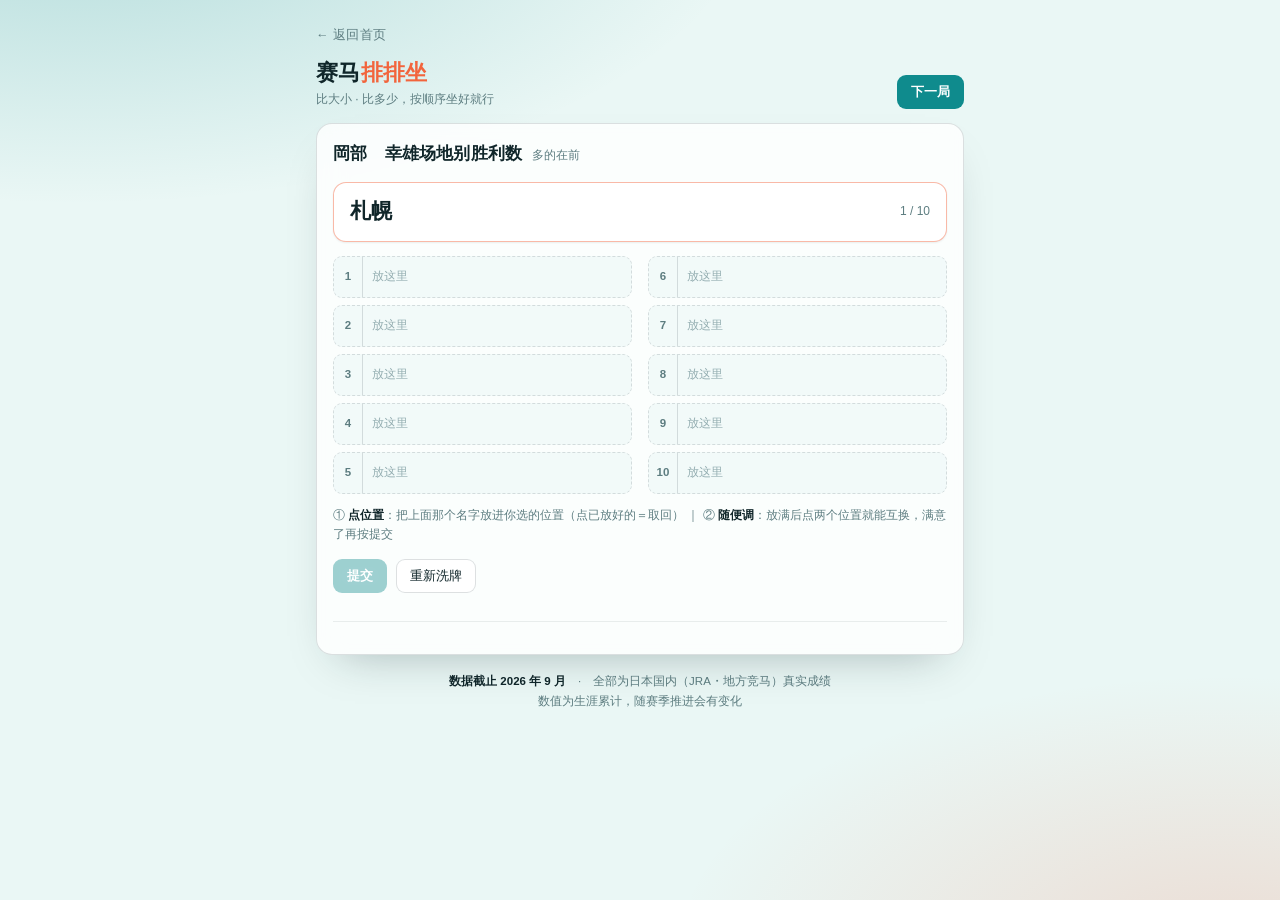
<file: quiz/rank.html>
<!DOCTYPE html>
<html lang="zh-CN"><head><meta charset="UTF-8">
<meta name="viewport" content="width=device-width,initial-scale=1">
<title>赛马排排坐</title>
<!--
  赛马排排坐（排序游戏）
  ─────────────────────
  一局 = 一个概念（池化随机）⇒ 从池里随机抽 N 个数值互不相同的对象 ⇒ 玩家排出名次。
  ✱ 2026-09-27 用户：**淡化 Top10**，别暗示"这是史上前十" —— 它只是
    「比大小、比多少，按顺序排排坐」，名次 1–N 只表示**这一局里**谁多谁少。

  ✱ 2026-09-27 用户：参考 futbol11 的 **Pyramid + Top10**（已扒其真实 CSS 对齐）：
    · **答案出现方式＝Pyramid**：名字**一个一个出现**，放进选定的位置；
      揭晓时 对＝松石绿 / 错＝玫红，**一整列全对时该列加高亮描边**（Pyramid .correctRow 的做法）。
    · **排列模板＝Top10**：每个位置是**横向长条** `[序号 12%] │ [名字 88%]`（中间一条竖分隔线），
      数值右对齐；容器居中收窄；**2 列 × 5 行**（Top10 手机版就是 2 列）。
   ✱ 2026-09-27 用户：**放完别自动揭晓** —— 要留出「随便改位置」的机会：
      放满后进入**互换模式**（点两个位置互换，Pyramid 原文 "click on the two spots
      you want to switch"），满意了再按**提交**，提交才揭晓。

  题面**说「更」不说「最」**（2026-09-25 裁定）：只要求"把这 N 个排序"，不宣称史上前十。
  视觉（2026-09-26 定）：**青绿松石 × 珊瑚**（亮 · 冷暖对撞）；
    一种颜色只准一种含义：珊瑚＝强调，松石＝正确，玫红＝错误。
-->
<style>
  :root{
    --bg:#eaf7f5;                                  /* 亮 · 松石底 */
    --surface:rgba(255,255,255,.80); --surface2:rgba(255,255,255,.66);
    --chip:#ffffff;
    --slot-bg:rgba(15,139,141,.035);
    --ink:#10262a; --sub:#5d7d80; --ph:#93adb0;
    --line:rgba(16,38,42,.14); --line2:rgba(16,38,42,.08);
    --accent:#f2643c;                              /* 珊瑚：强调 / 选中 / 结果 */
    --accent-line:rgba(242,100,60,.45); --accent-dim:rgba(242,100,60,.12);
    --ok:#0f8b8d; --ok-line:rgba(15,139,141,.5);  --ok-bg:rgba(15,139,141,.13);
    --bad:#e2564c; --bad-line:rgba(226,86,76,.5); --bad-bg:rgba(226,86,76,.11);
    --btnfill:#0f8b8d; --onbtn:#fff;               /* 主按钮＝松石填充反白 */
    --rk:linear-gradient(160deg,#12a3a5,#0b6f71);  /* 序号圆标（当前待放）*/
    --sh1:0 1px 2px rgba(16,38,42,.07);
    --sh2:0 20px 44px -24px rgba(16,38,42,.34);
    --sans:-apple-system,BlinkMacSystemFont,"SF Pro Text","Inter","PingFang SC",
           "Hiragino Sans GB","Microsoft YaHei",sans-serif;
  }
  *{box-sizing:border-box}
  body{margin:0;color:var(--ink);min-height:100vh;font-size:15px;line-height:1.6;
       font-family:var(--sans);background:var(--bg);
       background-image:
         radial-gradient(86% 56% at 6% -12%, rgba(15,139,141,.26), transparent 62%),
         radial-gradient(70% 50% at 96% 106%, rgba(242,100,60,.18), transparent 62%);
       background-attachment:fixed}
  .wrap{max-width:680px;margin:0 auto;padding:22px 16px 64px}

  /* ── 页头 ─────────────────────────── */
  .top{display:flex;align-items:flex-end;gap:10px;flex-wrap:wrap;margin-bottom:14px}
  h1{margin:0;font-size:22px;font-weight:650;letter-spacing:.3px}
  h1 em{font-style:normal;color:var(--accent)}
  .sub{color:var(--sub);font-size:12px}
  /* 返回首页：与 bingo / impostor / 连线 同一套写法（.back） */
  .back{display:inline-block;font-size:12.5px;color:var(--sub);text-decoration:none;
        margin-bottom:10px;letter-spacing:.04em}
  .back:hover{color:var(--accent)}
  /* 页脚：数据截止说明 */
  .foot{margin-top:16px;text-align:center;font-size:11.5px;color:var(--sub);line-height:1.8}
  .foot b{color:var(--ink);font-weight:600}
  button{font:inherit;font-size:12.5px;padding:6px 13px;border:1px solid var(--line);
        background:var(--surface2);color:var(--ink);border-radius:9px;cursor:pointer;
        backdrop-filter:blur(8px);transition:.15s}
  button:hover{border-color:var(--accent);color:var(--accent)}
  button.main{background:var(--btnfill);color:var(--onbtn);border-color:transparent;font-weight:600}
  button.main:hover{filter:brightness(1.06);color:var(--onbtn)}
  button[disabled]{opacity:.4;cursor:not-allowed}
  button[disabled]:hover{border-color:var(--line);color:var(--ink);filter:none}

  /* ── 面板 ─────────────────────────── */
  .card{background:var(--surface);border:1px solid var(--line);border-radius:16px;
       padding:16px 16px 18px;backdrop-filter:blur(14px);box-shadow:var(--sh2)}
  .cat{display:flex;align-items:baseline;gap:10px;flex-wrap:wrap}
  .prompt{font-size:17px;font-weight:600;letter-spacing:.2px}

  /* ── 这一次要放的名字（Pyramid .nextPlayer 的位置）── */
  .now{display:flex;align-items:center;gap:12px;margin-top:14px;padding:13px 16px;
       border-radius:13px;background:var(--chip);border:1px solid var(--accent-line);
       box-shadow:var(--sh1);min-height:60px}
  .now .nm{flex:1;font-size:21px;font-weight:700;letter-spacing:.2px;line-height:1.25;
           word-break:break-word}
  .now .rest{flex:none;color:var(--sub);font-size:12px;font-variant-numeric:tabular-nums}
  .now.done{border-style:dashed;border-color:var(--line);justify-content:center;
            box-shadow:none;background:var(--slot-bg)}
  .now.done .tip{color:var(--sub);font-size:13px}

  /* ── 位置：Top10 长条，2 列 × 5 行 ── */
  .grid{display:grid;grid-template-columns:1fr 1fr;grid-template-rows:repeat(5,auto);
        grid-auto-flow:column;gap:7px 16px;margin-top:14px}
  .slot{display:flex;align-items:stretch;min-height:42px;border-radius:9px;overflow:hidden;
        border:1px solid var(--line);background:var(--chip);cursor:pointer;
        box-shadow:var(--sh1);transition:.13s}
  .slot.empty{border-style:dashed;background:var(--slot-bg);box-shadow:none}
  .slot.empty:hover{border-color:var(--accent);background:var(--accent-dim)}
  .slot.filled:hover{border-color:var(--accent)}
  .slot .rk{flex:none;width:28px;display:grid;place-items:center;font-size:11.5px;
            font-weight:700;color:var(--sub);font-variant-numeric:tabular-nums}
  .slot .bd{flex:none;width:1px;background:var(--line)}   /* Top10 的竖分隔线 */
  .slot .nm{flex:1;display:flex;align-items:center;padding:5px 9px;font-size:12.5px;
            font-weight:600;line-height:1.3;word-break:break-word}
  .slot .ph{flex:1;display:flex;align-items:center;padding:5px 9px;font-size:11.5px;color:var(--ph)}
  .slot .vl{flex:none;display:flex;align-items:center;padding:5px 10px 5px 2px;
            font-size:11.5px;color:var(--sub);font-variant-numeric:tabular-nums}
  .slot.sel{border-color:var(--accent);box-shadow:0 0 0 1.5px var(--accent-line)}
  .slot.sel .rk{color:var(--accent)}
  .slot.ok{background:var(--ok-bg);border-color:var(--ok-line)}
  .slot.ok .rk,.slot.ok .vl{color:var(--ok)}
  .slot.bad{background:var(--bad-bg);border-color:var(--bad-line)}
  .slot.bad .rk,.slot.bad .vl{color:var(--bad)}
  /* 注：Pyramid 的「整层全对高亮」不照搬 —— 它的"层"是语义层（第几层），
     我们的 1–5 / 6–10 只是排版切分，高亮没有意义。 */

  .howto{font-size:11.5px;color:var(--sub);margin-top:12px;line-height:1.7}
  .howto b{color:var(--ink);font-weight:600}
  .bar{display:flex;gap:9px;align-items:center;margin-top:14px;flex-wrap:wrap}

  /* ── 结果 ─────────────────────────── */
  .res{margin-top:14px;font-size:14px;display:flex;align-items:baseline;gap:8px}
  .res b{font-size:26px;font-weight:700;color:var(--accent);letter-spacing:-.5px}
  .ln{height:1px;background:var(--line2);margin:14px 0}
  .ans{font-size:12.5px;line-height:2}
  .ans span{display:inline-block;margin-right:16px}
  .ans i{font-style:normal;color:var(--sub)}
  @media (max-width:560px){
    h1{font-size:19px} .prompt{font-size:15.5px}
    .now .nm{font-size:17px}
    .grid{gap:5px 10px}
    .slot{min-height:38px;border-radius:8px}
    .slot .rk{width:22px;font-size:10.5px}
    .slot .nm{font-size:11px;padding:4px 6px}
    .slot .vl{font-size:10px;padding:4px 7px 4px 0}
  }
</style></head><body>
<div class="wrap">
  <a class="back" href="../">← 返回首页</a>

  <div class="top">
    <div>
      <h1>赛马<em>排排坐</em></h1>
      <div class="sub">比大小 · 比多少，按顺序坐好就行</div>
    </div>
    <span style="flex:1"></span>
    <button class="main" id="next">下一局</button>
  </div>

  <div class="card">
    <div class="cat">
      <span class="prompt" id="prompt"></span>
      <span class="sub" id="dir">多的在前</span>
    </div>

    <!-- 这一次要放的名字 -->
    <div class="now" id="now"></div>

    <!-- 位置：Top10 长条，2 列 × 5 行 -->
    <div class="grid" id="grid"></div>

    <div class="howto">① <b>点位置</b>：把上面那个名字放进你选的位置（点已放好的＝取回）
      ｜ ② <b>随便调</b>：放满后点两个位置就能互换，满意了再按提交</div>

    <div class="bar">
      <button class="main" id="submit" disabled>提交</button>
      <button id="reset">重新洗牌</button>
      <span class="sub" id="msg"></span>
    </div>
    <div class="res" id="res"></div>
    <div class="ln"></div>
    <div class="ans" id="ans"></div>
  </div>

  <div class="foot">
    <b>数据截止 2026 年 9 月</b>　·　全部为日本国内（JRA・地方竞马）真实成绩<br>
    数值为生涯累计，随赛季推进会有变化
  </div>
</div>

<script>
/* 赛马排排坐（排序游戏）—— 口径见 tools/赛马排行/排行玩法设计.md
   · 题目 = 概念（池化随机）：每局从概念池里**随机抽 N 个数值互不相同**的对象
   · 题面**说「更」不说「最」**：只要求"把这 N 个排序"，不宣称史上前十
   · ✱ 2026-09-27：淡化 Top10；交互＝Pyramid（名字逐个出现、点位置放进去）；
     排列＝Top10（长条 `序号│名字　数值`，2 列 × 5） */
let DATA = [], cur = null, placed = [], queue = [], done = false, sel = -1;

fetch('../assets/data/rank/play.json').then(r => r.json()).then(d => {
  DATA = d.concepts;
  newGame();
});

const esc = s => String(s).replace(/[&<>"]/g, m => ({'&':'&amp;','<':'&lt;','>':'&gt;','"':'&quot;'}[m]));
const shuf = a => { a = a.slice(); for (let i = a.length - 1; i > 0; i--){ const j = Math.random() * (i + 1) | 0; [a[i], a[j]] = [a[j], a[i]]; } return a; };

/* 数值显示：fmt:"ok" ⇒ 億円值渲染成「X億Y万」；其余直接 v+unit */
function fmtVal(v, c){
  if (c.fmt === 'ok'){
    let ok = Math.floor(v), man = Math.round((v - ok) * 10000);
    if (man >= 10000){ ok += 1; man -= 10000; }
    if (ok === 0) return man + '万';
    if (man === 0) return ok + '億';
    return ok + '億' + man + '万';
  }
  return v + (c.unit || '');
}

/* 抽一局：A 型从池里随机抽 N 个不同值；B 型**有 pool 就同款随机抽**（否则回退固定分项） */
function drawItems(c){
  if (c.kind === 'B' && !(c.pool && c.pool.length)){
    const s = c.subs[0];
    return (s ? s.items : []).map(x => ({...x}));
  }
  // 每数值只取 1 个，同值多个里随机选 1 个，保证一局内数值互不相同
  const byv = new Map();
  c.pool.forEach(p => { if (!byv.has(p.v)) byv.set(p.v, []); byv.get(p.v).push(p); });
  return shuf([...byv.keys()]).slice(0, c.n).sort((a, b) => b - a)
    .map(v => ({...byv.get(v)[Math.random() * byv.get(v).length | 0]}));
}

function newGame(){
  const c = DATA[Math.random() * DATA.length | 0];
  const items = drawItems(c).slice(0, c.n);
  cur = {c, items, n: items.length};
  placed = new Array(cur.n).fill(null);
  queue = shuf(items.map((_, i) => i));      // 待放队列；队首＝当前要放的那个
  done = false; sel = -1;
  document.getElementById('res').textContent = '';
  document.getElementById('msg').textContent = '';
  document.getElementById('ans').innerHTML = '';
  render();
}

function render(){
  const {c, items} = cur;
  document.getElementById('prompt').textContent = c.label || c.title;
  document.getElementById('dir').textContent = '多的在前';

  // ① Pyramid 式：一次只出一个名字
  const now = document.getElementById('now');
  if (queue.length){
    now.className = 'now';
    now.innerHTML = `<span class="nm">${esc(items[queue[0]].n)}</span>`
      + `<span class="rest">${cur.n - queue.length + 1} / ${cur.n}</span>`;
  } else if (!done){
    now.className = 'now done';
    now.innerHTML = '<span class="tip">都放好了 — 点两个位置可以互换，满意了就按「提交」</span>';
  } else {
    now.className = 'now done';
    now.innerHTML = '<span class="tip">已提交 — 看看排得对不对</span>';
  }

  // ② Top10 式长条，2 列 × 5（列优先：左列 1–5、右列 6–10）
  let html = '';
  for (let i = 0; i < cur.n; i++){
    const p = placed[i];
    let cls = 'slot ' + (p == null ? 'empty' : 'filled');
    if (sel === i) cls += ' sel';
    if (done && p != null) cls += (p === i ? ' ok' : ' bad');
    html += `<div class="${cls}" data-i="${i}">`
      + `<span class="rk">${i + 1}</span><span class="bd"></span>`
      + (p == null
          ? '<span class="ph">放这里</span>'
          : `<span class="nm">${esc(items[p].n)}</span>`
            + (done ? `<span class="vl">${fmtVal(items[p].v, c)}</span>` : ''))
      + '</div>';
  }
  const grid = document.getElementById('grid');
  grid.innerHTML = html;

  // 提交按钮：**全部放完**才可用；揭晓后禁用
  document.getElementById('submit').disabled = !(cur && !queue.length && !done);
  // ⚠️ 2026-09-27：**提交后禁用「重新洗牌」** —— 否则同一批题＋已知答案
  //    可以反复重排刷「全对」（答案记忆）。要再来一次只能按「下一局」抽新题。
  document.getElementById('reset').disabled = done;

  grid.querySelectorAll('.slot').forEach(el => {
    const i = +el.dataset.i;
    el.onclick = () => {
      if (done) return;
      // ── 阶段 1：还有名字没放 ⇒ 点空位放进去 / 点已放好的＝取回 ──
      if (queue.length){
        if (placed[i] != null){
          queue.unshift(placed[i]); placed[i] = null; sel = -1; render(); return;
        }
        placed[i] = queue.shift();
        sel = -1; render(); return;
      }
      // ── 阶段 2：全部放完、未提交 ⇒ 点两个位置互换（Pyramid 的做法）──
      if (sel === -1){ sel = i; render(); return; }
      if (sel === i){ sel = -1; render(); return; }
      const t = placed[sel]; placed[sel] = placed[i]; placed[i] = t;
      sel = -1; render();
    };
  });
}

function reveal(){
  done = true; sel = -1;
  const right = placed.reduce((a, p, i) => a + (p === i ? 1 : 0), 0);
  document.getElementById('res').innerHTML =
    `<b>${right}</b><span>/ ${cur.n} 排对</span>`
    + `<span class="sub">${right === cur.n ? '全对 🎉' :
        (right >= cur.n - 2 ? '很接近' : '再接再厉')}</span>`;
  document.getElementById('ans').innerHTML = '<b style="color:var(--accent)">正确顺序</b><br>'
    + cur.items.map((x, i) => `<span>${i + 1}. ${esc(x.n)} <i>${fmtVal(x.v, cur.c)}</i></span>`).join('');
  render();
}

document.getElementById('reset').onclick = () => {
  if (!cur || done) return;        // ⚠️ 揭晓后**不许重来**（否则同题＋已知答案＝刷全对）
  placed = new Array(cur.n).fill(null);
  queue = shuf(cur.items.map((_, i) => i));
  done = false; sel = -1;
  document.getElementById('res').textContent = '';
  document.getElementById('msg').textContent = '';
  document.getElementById('ans').innerHTML = '';
  render();
};
document.getElementById('next').onclick = newGame;
document.getElementById('submit').onclick = () => {
  if (!cur || queue.length || done) return;      // 没放完不给交
  reveal();
};
</script></body></html>
</file>
<file: app/styles.css>
:root{
    --font-sans:-apple-system,BlinkMacSystemFont,"PingFang SC","Hiragino Sans GB","Microsoft YaHei","Segoe UI",sans-serif;
    --font-serif:"Songti SC","SimSun",Georgia,"Times New Roman",serif;
    --font-mono:ui-monospace,SFMono-Regular,Menlo,Consolas,monospace;

    /* 方案 C · 赛马会雅致风（§6.2 定稿） */
    --bg:#f6f4ef; --surface:#ffffff; --surface-2:#f0eee6;
    --text:#1e2a24; --muted:#7d8781; --line:#e3ded2;
    --accent:#0f4c3a; --accent-ink:#fff;
    --gold:#b08d4f; --danger:#8c3a2e;
    --radius:4px;
    --head-font:var(--font-serif); --num-font:var(--font-mono);
    --shadow:0 1px 2px rgba(30,42,36,.05), 0 8px 24px rgba(30,42,36,.06);
  }
  *{box-sizing:border-box}
  html,body{margin:0;padding:0}
  body{
    font-family:var(--font-sans); background:var(--bg); color:var(--text);
    -webkit-font-smoothing:antialiased; font-size:15.5px; line-height:1.6;
    /* 默认 56px 供首帧兜底，脚本量到真实底栏高度后覆盖（固定底栏必须让出等高的滚动空间） */
    padding-bottom:var(--devbar-h, 56px);
  }
  h1,h2,h3,h4{margin:0;font-weight:700}

  /* ============ 通用构件 ============ */
  .lbl{font-size:11px;letter-spacing:.14em;color:var(--muted);font-weight:700;text-transform:uppercase}
  .num{font-family:var(--num-font);font-variant-numeric:tabular-nums}
  .muted{color:var(--muted)}
  .badge{
    display:inline-block;font-size:11.5px;padding:2px 7px;border-radius:99px;
    border:1px solid var(--line);color:var(--muted);background:var(--surface-2);white-space:nowrap;
  }
  .badge.hot{border-color:var(--accent);color:var(--accent);font-weight:700}
  .badge.gold{border-color:var(--gold);color:var(--gold);font-weight:700}
  .badge.bad{border-color:var(--danger);color:var(--danger);font-weight:700}
  .btn{
    font-family:inherit;font-size:14px;padding:9px 18px;border-radius:var(--radius);
    border:1px solid var(--accent);background:var(--accent);color:var(--accent-ink);
    font-weight:700;cursor:pointer;transition:transform .12s ease,opacity .12s ease;
  }
  .btn:hover:not(:disabled){transform:translateY(-1px)}
  .btn:active:not(:disabled){transform:translateY(0)}
  .btn.ghost{background:transparent;color:var(--accent)}
  .btn:disabled,.btn.off{
    background:var(--surface-2);border-color:var(--line);color:var(--muted);
    cursor:not-allowed;font-weight:600;transform:none;
  }
  .panel{background:var(--surface);border:1px solid var(--line);border-radius:var(--radius);overflow:hidden}
  .panel .hd{
    display:flex;align-items:center;justify-content:space-between;gap:8px;
    padding:9px 12px;border-bottom:1px solid var(--line);background:var(--surface-2);
  }
  .panel .hd b{font-family:var(--head-font);font-size:14px;letter-spacing:.02em}
  .panel .hd span{font-size:12px;color:var(--muted)}
  .bar{display:block;height:5px;border-radius:99px;background:var(--surface-2);overflow:hidden;margin-top:4px}
  .bar i{display:block;height:100%;background:var(--accent)}
  .bar.g i{background:var(--gold)}

  /* 表格 */
  table.rows{width:100%;border-collapse:collapse}
  table.rows th{
    font-size:11px;font-weight:700;letter-spacing:.08em;color:var(--muted);
    text-align:left;padding:6px 8px;border-bottom:1px solid var(--line);white-space:nowrap;
  }
  table.rows td{font-size:13px;padding:8px;border-bottom:1px solid var(--line);vertical-align:middle}
  table.rows tr:last-child td{border-bottom:none}
  table.rows tr:nth-child(even) td{background:var(--surface-2)}
  table.rows .c-no{font-family:var(--num-font);font-weight:700;width:34px}
  table.rows .c-score{font-family:var(--num-font);font-weight:700;text-align:right;white-space:nowrap;min-width:112px}
  /* c-score 里现在排两段数字（+X 与累计分，见 .zinc），112px 保住最宽形（+1,234 12,345）不折行 */
  table.rows .rec{font-family:var(--num-font);letter-spacing:.04em;white-space:nowrap}
  /* 厩舎・馬主（2026-09-11 追加两列）：厩舎（片假名/汉字调教师名）不折行，未披露的「？？」用灰字；
     馬主名可能很长（如 ノルマンディーサラブレッドレーシング），允许折行，免得把整表撑宽 */
  table.rows .c-stab{white-space:nowrap}
  table.rows .c-own{white-space:normal;line-height:1.35}
  /* 【2026-09-15】転厩/馬主変更角标（名字后的红色 new）与周期得分增量（累计分左侧的红色 +X）：
     new 做成斜体小上标贴在名字右上；+X 小一号、紧贴累计分左侧。分数列 nowrap 已有，
     再给 min-width 保住「+增量 累计分」整行不折（2026-09-15 用户裁定：拓宽列宽、分数不换行）。 */
  table.rows .tagnew{display:inline-block;font-size:10px;font-weight:800;letter-spacing:.04em;
    color:var(--danger);vertical-align:2px;margin-left:3px;font-style:italic}
  /* +X 与累计分各占一个**固定最小宽度的右对齐槽**（.zinc / .sctot）：只有 zinc 定宽还不够 ——
     它的右边缘贴着累计分的左边缘，分数位数不同时 +X 仍跟着浮动（2026-09-15 用户二报「没对齐」）。
     两个槽都定宽右对齐后，+X 与累计分各自竖成一条整齐的列。无增量行只有 .sctot，仍贴列右缘。 */
  table.rows .zinc{display:inline-block;min-width:3.6em;text-align:right;
    font-size:11.5px;font-weight:700;color:var(--danger);margin-right:8px}
  table.rows .sctot{display:inline-block;min-width:3.4em;text-align:right}
  /* 结算页姓名类列 nowrap 兜底：单列时表格宽 1240px 足够横排；
     即便退到更窄屏、走 .tw 横向滚动，也不让日文长名一字一行竖排。
     【2026-09-13 修「明细表马名折成很多行」】这两条规则**一直只命中了表头** ——
     表头写的是 <th class="c-name">，数据行却是裸 <td>，于是 nowrap 从未生效：
     手机上表格下限 650px 被 9 列一分，马名列只剩一两个字的宽度，
     日文（可任意字符处断行）就一字一行竖排起来。
     推演页 rowsForSeason() 与结算页 viewResult() 两处 td 均已补上同名 class。
     ⚠️ 维护判据：姓名类列的 class 必须在 th 与 td 上**成对**出现，只写表头 ＝ 只有表头生效。
     【同日二次定稿 · 折中】补上 nowrap 后竖排没了，但列宽被钉死在最长名的自然宽度上，
     窄屏要横滑得更远。现改为「给一个下限、允许折两行」：7em ≈ 7 个全角字，
     常见马名（5~8 字）正好一行，最长的 11 字（ブリックスアンドモルタル）折两行；
     因为列宽恒 ≥ 7 字，也就永远不会退化成「一字一行」的竖排（那需要列宽 ≈ 1 字）。 */
  table.rows .c-name{white-space:normal;min-width:7em;line-height:1.4}
  table.rows .c-age{white-space:nowrap}
  table.rows tr.void td{opacity:.4;text-decoration:line-through;text-decoration-color:var(--danger)}
  table.rows tfoot td{background:var(--surface-2);border-top:1px solid var(--line);font-weight:700}
  table.rows tr.void td.c-score{color:var(--danger)}
  .voidnote{display:block;font-size:11.5px;color:var(--danger);text-decoration:none;margin-top:2px}
  /* 逐场轨迹 = **明细行的行内展开**（2026-09-11 用户要求）：
     点某匹马那一行 → 该行下方就地展开它的逐场（日期 / 赛事名 / 着顺 / 本賞金），不再单开一块。 */
  table.rows tbody tr.mrow{cursor:pointer}
  table.rows tbody tr.mrow:hover td{background:#f2f7f4}
  table.rows .caret{display:inline-block;width:9px;margin-right:3px;color:var(--muted);
    font-size:10px;transition:transform .18s;transform-origin:50% 50%}
  table.rows tbody tr.mrow.open .caret{transform:rotate(90deg);color:var(--accent)}
  table.rows tbody tr.mrow.open td{background:#f2f7f4}
  table.rows tr.frow{display:none}
  table.rows tr.frow.open{display:table-row}
  /* 只有「刚被点开」的那一行播展开动画；已展开的行在后续重绘里保持静态 */
  table.rows tr.frow.open.into{animation:drop .28s cubic-bezier(.2,.7,.3,1) both}
  table.rows tr.frow>td{background:#f2f7f4!important;padding:8px 12px 10px}
  table.rows tr.frow .race:first-child{border-top:none;margin-top:0;padding-top:0}

  /* ============ 顶栏 ============ */
  .topbar{
    position:sticky;top:0;z-index:40;background:rgba(246,244,239,.94);
    backdrop-filter:blur(8px);border-bottom:1px solid var(--line);
  }
  .topbar .inner{
    max-width:1280px;margin:0 auto;padding:12px 20px;
    display:flex;align-items:center;justify-content:space-between;gap:14px;
  }
  .topbar .l{display:flex;align-items:center;gap:10px;min-width:0}
  .brand{font-family:var(--head-font);font-size:16.5px;font-weight:700;letter-spacing:.06em;color:var(--accent)}
  .topbar .meta{font-size:12.5px;color:var(--muted);white-space:nowrap;overflow:hidden;text-overflow:ellipsis}
  .topbar .meta b{color:var(--text)}
  .topbar .r{display:flex;align-items:center;gap:8px}
  .steps{display:flex;gap:4px}
  .steps i{width:16px;height:3px;border-radius:99px;background:var(--line);display:block}
  .steps i.on{background:var(--accent)}
  .mini{
    font-family:inherit;font-size:12.5px;padding:5px 10px;border-radius:var(--radius);
    border:1px solid var(--line);background:var(--surface);color:var(--muted);cursor:pointer;
  }
  .mini:hover{color:var(--accent);border-color:var(--accent)}

  /* ============ 场景容器 ============ */
  main{max-width:1280px;margin:0 auto;padding:22px 20px 40px}
  .screen{display:none}
  /* 入场动画一律挂在 .into 上（由 render() 按「这一帧真的变了的部件」补标，见脚本 fx）。
     若挂在基础样式上，render() 每次整棵重建子树都会连带重播 —— 表现就是
     「点一条马，页面其他元素也跟着跳一下」（2026-09-11 朋友实测反馈）。
     【2026-09-13 二次修正 · 同一条反馈又回来了】查下来是上面这条规则漏了 section 这一层：
     四个视图的根标签曾把 into 写死成 '<section class="screen on into">'，而 render() 每次都是
     $('app').innerHTML 整树重建 ⇒ 新 section 又带 into ⇒ 页内任何点击（选卡 / 换池 / 确认入栏 /
     展开逐场）都重播一次整页 rise（300ms、6px 上移 + 淡入），观感就是「整个页面元素都在动」。
     2026-09-11 那轮只把动画从基础样式收进 .into，section 这层照旧写死，等于没修掉。
     现在四个视图一律写 (lastFx.page ? ' into' : '') —— 只有真换屏（标题↔选马↔推演↔结算、
     推进节点、开新局）才播整页动画。
     ⚠️ 维护判据：**页内更新**的 render 调用一律不得带 page:true；否则整页又会重播。 */
  .screen.on{display:block}
  .screen.on.into{animation:rise .3s cubic-bezier(.2,.7,.3,1) both}
  @keyframes rise{from{opacity:0;transform:translateY(6px)}to{opacity:1;transform:none}}
  .shead{margin-bottom:18px}
  .shead h2{font-family:var(--head-font);font-size:25px;letter-spacing:.03em}
  .shead p{margin:6px 0 0;font-size:14px;color:var(--muted)}

  /* ============ 1. 标题页 ============ */
  .hero{text-align:center;padding:26px 0 30px}
  .hero .kicker{font-size:12px;letter-spacing:.24em;color:var(--gold);font-weight:700}
  .hero h1{font-family:var(--head-font);font-size:38px;letter-spacing:.06em;margin:10px 0 8px;color:var(--accent)}
  .hero p{margin:0 auto;max-width:520px;font-size:14px;color:var(--muted);line-height:1.85}
  /* 模式选择：一行两格；说明从简，「规则说明」入口在选马页 */
  .modebar{display:grid;grid-template-columns:repeat(2,minmax(0,1fr));gap:10px;margin-bottom:20px}
  @media(max-width:560px){.modebar{grid-template-columns:1fr}}
  .mcard{
    display:flex;align-items:center;gap:9px;width:100%;text-align:left;font-family:inherit;cursor:pointer;
    padding:10px 12px;background:var(--surface);border:1px solid var(--line);border-radius:var(--radius);
    transition:border-color .14s ease;
  }
  .mcard[aria-pressed="true"]{border-color:var(--accent);box-shadow:inset 0 0 0 1px var(--accent)}
  .mcard.off{opacity:.5;cursor:not-allowed;background:var(--surface-2)}
  /* 推进节奏选择卡（2026-09-12）：未选＝虚线边（仍可点），已选＝走上面的 aria-pressed 高亮 */
  .mcard:not(.off)[aria-pressed="false"]{border-style:dashed}
  .mcard .mn{font-family:var(--head-font);font-size:15.5px}
  .mcard .md{flex:1;min-width:0;font-size:12px;color:var(--muted)}

  /* 届次选择：下拉 */
  .selrow{display:flex;align-items:center;gap:12px;flex-wrap:wrap;margin-bottom:20px}
  select.sel{
    appearance:none;-webkit-appearance:none;cursor:pointer;
    font-family:var(--head-font);font-size:15px;font-weight:700;color:var(--text);
    padding:9px 36px 9px 12px;min-width:250px;
    background-color:var(--surface);border:1px solid var(--line);border-radius:var(--radius);
    background-image:url("data:image/svg+xml;charset=utf8,%3Csvg xmlns='http://www.w3.org/2000/svg' width='12' height='12' viewBox='0 0 12 12'%3E%3Cpath d='M2.5 4.5L6 8 9.5 4.5' fill='none' stroke='%237d8781' stroke-width='1.6' stroke-linecap='round'/%3E%3C/svg%3E");
    background-repeat:no-repeat;background-position:right 12px center;
  }
  select.sel:focus{outline:none;border-color:var(--accent);box-shadow:inset 0 0 0 1px var(--accent)}
  .selmeta{font-size:12.5px;color:var(--muted)}
  .selmeta b{color:var(--text)}
  .rules-link{
    background:none;border:none;font-family:inherit;font-size:13px;color:var(--accent);
    text-decoration:underline;cursor:pointer;padding:0;margin-top:2px;
  }
  .titleacts{display:flex;gap:10px;flex-wrap:wrap;align-items:center}

  /* ============ 2. 选马页 ============ */
  /* 2026-09-13 用户口径「名单主区 ＋ 候选弹窗 ＋ 空位入口」：单列，名单占满整幅。
     旧版是「候选铺满主区 ＋ 名单缩在右侧 300px 侧栏十宫格」（.draft 两列栅格）——
     可名单才是玩家要反复读的东西（5 牡 5 牝 / 生産牧場档 / 同父都靠读它来盯），候选却是
     「一次看完就关」的，故两者换位：名单升主区，候选收进弹窗，#app 里不再有 .draft 包裹层。 */
  /* 名单：10 行常驻铺开、空位也照铺（选到第几轮、还差几匹一眼可见，不用去数）。
     抽取入口**长在下一个空位上**：要填的格子本身就是按钮。只有紧接着的那个空位可点 ——
     其余空位仍写「待第 N 轮抽取」，于是点击位置与填入位置永远同一格，
     不会出现「点了第 07 格却填进 04」。 */
  /* ⚠️ 这一组必须带 .mylist 前缀（2026-09-13 修）：明细表的行也叫 tr.mrow（见「推演页」一节），
     无前缀的 .mrow{display:flex} 会把 <tr> 变成 flex 容器 —— 整个明细表当场错位。
     名单行与表格行同名是历史原因，靠前缀隔开。 */
  .mylist{display:flex;flex-direction:column;gap:6px}
  .mylist .mrow{
    display:flex;align-items:center;gap:10px;min-height:52px;padding:9px 12px;min-width:0;
    border:1px dashed var(--line);border-radius:var(--radius);background:var(--surface-2);
    font-size:12.5px;color:var(--muted);
  }
  .mylist .mrow.filled{border-style:solid;background:var(--surface);color:var(--text)}
  .mylist .mrow.pop{animation:pop .4s cubic-bezier(.2,.9,.3,1.2)}
  .mylist .mrow .mno{flex:0 0 22px;font-family:var(--num-font);font-size:12px;color:var(--muted)}
  .mylist .mrow .mnm{flex:0 0 auto;font-family:var(--head-font);font-weight:700;font-size:14px}
  .mylist .mrow .msb{flex:0 0 auto;min-width:0;font-size:12px;color:var(--muted);overflow:hidden;text-overflow:ellipsis;white-space:nowrap}
  /* 父 ・ 生産：**不能用省略号截断** —— 生産牧場名是判断「牧场档」的唯一依据，截掉就等于藏线索。
     故这一格允许折行（日文/中文无空格也自然折），窄屏时它整段落到第二行。 */
  .mylist .mrow .mped{flex:1 1 260px;min-width:0;font-size:12px;color:var(--muted);line-height:1.45}
  .mylist .mrow .mpr{flex:0 0 auto;margin-left:auto;font-family:var(--num-font);font-size:12px;color:var(--muted)}
  /* 空位＝入口：常驻虚线 ＋ 圆圈「＋」—— 不靠 hover 才现身，触屏没有悬停，可点性必须写在脸上 */
  .mylist .mrow.slotbtn{
    border-color:var(--accent);background:var(--surface);color:var(--accent);
    cursor:pointer;font-family:inherit;font-size:12.5px;text-align:left;width:100%;
  }
  .mylist .mrow.slotbtn .mno{color:var(--accent)}
  .mylist .mrow.slotbtn .plus{
    flex:0 0 18px;height:18px;border:1px solid var(--accent);border-radius:50%;
    display:flex;align-items:center;justify-content:center;font-size:13px;line-height:1;
  }
  /* 空位行没有 .mped 兜底，.msb 必须可缩（窄屏 360px 时让「点击抽取…」变省略号，好过整行溢出） */
  .mylist .mrow.slotbtn .msb{flex:0 1 auto;color:var(--accent);font-weight:700}
  .mylist .mrow.slotbtn:hover{background:#eef4f0;border-style:solid}
  .mylist .mrow.slotbtn:active{transform:scale(.995)}
  /* 动作行：只剩「锁定开赛」一件事 —— 抽取入口在空位上，这里不再重复摆一个按钮 */
  .pickact{display:flex;align-items:center;gap:10px;flex-wrap:wrap}
  .pickact .note{font-size:12.5px;color:var(--muted)}
  .candgrid{display:grid;grid-template-columns:repeat(auto-fill,minmax(210px,1fr));gap:10px;align-items:start}
  @media(max-width:767px){.candgrid{grid-template-columns:1fr}}
  /* 【2026-09-13 撤下 .candcell】候选收进抽取弹窗后，.cand 直接挂在 .candgrid 下。
     这个「每卡一个格子」的包裹层原本只为让「卡下浮出的确认条」与卡同列
     （栅格 auto-fill，窗口一宽就是一行 3+ 张；条若横跨整行会被读成「这一行共用一条」）——
     确认条已移到弹窗吸底条，格子随之取消。卡片等高仍由脚本 syncCandHeights()
     量出本批最高的自然高度、写 --cand-min-h 保证（栅格 align-items:start 亦保留）。 */
  .cand{
    background:var(--surface);border:1px solid var(--line);border-radius:var(--radius);
    padding:12px;position:relative;cursor:pointer;font-family:inherit;text-align:left;
    min-height:var(--cand-min-h,0);   /* 由脚本按本批最高自然高度写入（.candgrid 上） */
    transition:transform .14s ease,border-color .14s ease,box-shadow .14s ease;
  }
  /* 候选卡的错峰入场：只在**换页 / 换池**（真的换了一批卡）时播 */
  .cand.into{animation:rise .3s cubic-bezier(.2,.7,.3,1) both}
  .cand:hover{transform:translateY(-2px);border-color:var(--accent);box-shadow:var(--shadow)}
  .cand:disabled{cursor:not-allowed;opacity:.45}
  /* 二次确认（2026-09-11）：点卡只「选中」，不直接入名单；下方浮出确认条后才真正加入 */
  .cand.sel{border-color:var(--accent);box-shadow:inset 0 0 0 2px var(--accent),var(--shadow);transform:translateY(-2px)}
  .cand.sel::after{
    content:"✓";position:absolute;top:-7px;right:-7px;width:20px;height:20px;border-radius:99px;
    background:var(--accent);color:var(--accent-ink);font-size:13.5px;font-weight:800;
    display:flex;align-items:center;justify-content:center;box-shadow:var(--shadow);
  }
  .cand .top{display:flex;align-items:baseline;justify-content:space-between;margin-bottom:9px}
  .cand .dname{font-family:var(--head-font);font-size:15px;font-weight:700;letter-spacing:.01em}
  .cand .sex{font-size:12px;color:var(--muted)}
  .cand .sex b{color:var(--text)}
  /* 【2026-09-13 候选卡改「横排成对」】照线上参照版 banushi-game 的 .horse-card-meta
     （实测其 CSS：display:flex;flex-wrap:wrap;gap:4px 10px;font-size:12px；子项写「标签：<b>值</b>」，
     值加粗以在密集小字里区分标签与值）。旧稿「固定 40px 标签列 ＋ 值、每项独占一行」：
     360px 屏上每行白扔 48px 横向（40 标签 ＋ 8 间隙），6 个字段＝6 行 ⇒ 单卡高 ≈250px、
     一屏只塞 2 张多 —— 手机端因此显得又长又碎。
     改后：塞不下才折行。短字段（父 / 母父 / 落札）能两个并排，长字段（生産 / 馬主 / 厩舎）独占一行，
     6 字段实测落到 2~3 行、单卡高 ≈150px。字段集、顺序、披露口径（「？？」淡显）全部不动。
     注：标签后的「：」写在 HTML 里（.k 内），故 .k 要 nowrap —— 冒号与标签不能拆到两行。 */
  .kvs{display:flex;flex-wrap:wrap;gap:4px 10px}
  .kv{display:inline-flex;align-items:baseline;font-size:12.5px;line-height:1.5;min-width:0}
  .kv .k{color:var(--muted);white-space:nowrap}
  .kv .v{color:var(--text);font-weight:700;min-width:0;overflow-wrap:anywhere}
  .kv .v.hide{color:var(--muted);letter-spacing:.1em}
  .kv .v.price{font-family:var(--num-font)}
  /* 血统徽章（2026-09-11 起回到候选卡）：牝系近亲重赏标签 + 5 代 cross 摘要 */
  .badges{display:flex;flex-wrap:wrap;gap:5px;margin-top:9px}
  /* 【2026-09-13 手机端再收一档】横排成对已把 6 行压到 2~3 行，这里再挤掉纵向空气：
     卡片内边距上下 12→10px（左右保持 12px，值贴边反而不清爽）、字段行间隙 4→3px、
     标题行与徽章行的上间距 9→7px。目标 ＝ 360px 屏「一屏看到 4 张卡」。
     注：本块必须写在 .cand / .kvs / .badges 基础规则**之后**（同权重、后写者胜），
     否则会被上面刚改的横排规则覆盖掉。 */
  @media(max-width:767px){
    .cand{padding:10px 12px}
    .cand .top{margin-bottom:7px}
    .kvs{gap:3px 9px}
    .badges{margin-top:7px}
  }
  /* 【已停用 · 2026-09-13】确认条 .confirmbar（含 ::before 小箭头、.into 入场、.btn 等宽）：
     选中卡下方浮出的「确认加入名单 ／ 取消」两个键。确认动作上移到抽取弹窗的**吸底条**后，
     这张条失去宿主（它依附 .candcell 与候选常驻区）；且用户裁定取消键多余 ——
     撤选的出口本来就有两个，都比一个按钮省事：① 再点同一张卡（选卡是开关）；② 关窗。
     留档备查：若日后回到「候选常驻主区」，把它连同 .candcell 一起原样搬回来即可。 */
  .sidenote{margin-top:8px;font-size:12px;color:var(--muted);line-height:1.65}
  /* 【已停用 · 2026-09-13】名单栏侧栏那一组：.roster（吸顶 300px 侧栏）/
     .sexcount（牡・牝・合计计数条）/ .slots ・.slot ・.sn ・.ss ・.sp（10 宫格名单）/
     .fillednote（满员后替换候选区的提示，而候选区已收进弹窗）。
     撤下 .roster 的是「名单主区」这个口径；.sexcount 的实时计数则是另一条单独裁定：
     把三类约束摊成常驻计数栏，等于替玩家把判断做了 —— 信息给够，玩家自己会看。
     现在这两类计数只在**抽取弹窗的候选条**上出现一次（见 .pkneed），关窗即消失。
     名单本身改为 .mylist ・.mrow 行式铺开（见「选马页」一节的注释）。
     仅 @keyframes pop 保留 —— 名单行 .mrow.pop 仍要播这一下。 */
  @keyframes pop{0%{transform:scale(.86)}60%{transform:scale(1.06)}100%{transform:scale(1)}}

  /* ============ 3. 推演页 ============ */
  .timeline{display:grid;grid-template-columns:repeat(3,1fr);gap:0;margin-bottom:16px}
  .tl{border-top:2px solid var(--line);padding-top:9px;position:relative}
  .tl.on{border-color:var(--accent)}
  .tl .tk{font-size:11px;letter-spacing:.12em;color:var(--muted);font-weight:700}
  .tl.on .tk{color:var(--accent)}
  .tl h4{font-family:var(--head-font);font-size:14.5px;margin-top:3px}
  .tl p{margin:3px 0 0;font-size:12px;color:var(--muted)}
  .noderow{display:flex;gap:10px;flex-wrap:wrap;margin-bottom:16px}
  .stack{display:flex;flex-direction:column;gap:12px}
  .fold{border:1px solid var(--line);border-radius:var(--radius);background:var(--surface);overflow:hidden}
  .fold>summary{
    padding:10px 12px;background:var(--surface-2);cursor:pointer;list-style:none;
    display:flex;align-items:center;justify-content:space-between;gap:10px;
    font-family:var(--head-font);font-size:14px;
  }
  .fold>summary::-webkit-details-marker{display:none}
  .fold>summary span{font-family:var(--font-sans);font-size:12px;color:var(--muted)}
  .fold .body{padding:0}
  .fold .body.pad{padding:12px}
  /* 节点的「逐行落下」：只在**换页 / 推进节点**时播，页内展开逐场不重播整表 */
  table.rows tbody tr.drop.into{animation:drop .42s cubic-bezier(.2,.7,.3,1) both}
  @keyframes drop{from{opacity:0;transform:translateY(-6px)}to{opacity:1;transform:none}}
  .voidbox{
    margin:12px;padding:12px;border:1px solid var(--danger);border-radius:var(--radius);
    background:var(--surface);font-size:13px;line-height:1.8;
  }
  .voidbox .ck{font-size:11px;font-weight:800;letter-spacing:.14em;color:var(--danger)}
  .voidbox p{margin:6px 0 0;color:var(--muted)}
  .voidbox b{color:var(--text)}

  /* 推进条：左下事件入口 + 右下「继续模拟」（2026-09-11 推演页改版） */
  .tl.cur{border-color:var(--gold)}
  .tl.cur .tk{color:var(--gold)}
  .simfoot{display:flex;align-items:center;justify-content:space-between;gap:12px;flex-wrap:wrap;margin-top:14px}
  .simfoot .evs{display:flex;gap:8px;flex-wrap:wrap}
  .simfoot .acts{margin:0;padding:0;border:none}
  .evchip{
    font-family:inherit;font-size:12.5px;padding:5px 11px;border-radius:99px;cursor:pointer;
    border:1px solid var(--line);background:var(--surface);color:var(--muted);
    display:inline-flex;align-items:center;gap:6px;transition:transform .12s ease;
  }
  .evchip:hover{transform:translateY(-1px)}
  .evchip.bad{border-color:var(--danger);color:var(--danger);font-weight:700}
  .evchip.gold{border-color:var(--gold);color:var(--gold);font-weight:700}

  /* ============ 4. 结算页 ============ */
  .scorewrap{display:flex;align-items:flex-end;gap:26px;flex-wrap:wrap;margin:6px 0 20px}
  .scorebig{
    font-family:var(--num-font);font-variant-numeric:tabular-nums;
    font-size:clamp(38px,7vw,58px);line-height:1;font-weight:700;color:var(--accent);
  }
  .scoremeta{font-size:13px;color:var(--muted);line-height:2}
  .scoremeta b{color:var(--gold)}
  /* 结算页双列 / 单列：默认单列堆叠，避免 1280px 视口下表格被压到 700px 内
     导致日文姓名（马名 / 马主 / 厩舎）逐字竖排；≥1400px 才并排，右列 sticky 跟随 */
  .rgrid{display:grid;grid-template-columns:1fr;gap:16px;align-items:start}
  @media(min-width:1400px){.rgrid{grid-template-columns:1.7fr 1fr;gap:18px}}
  .rgrid>.rgrid-side{position:sticky;top:52px;align-self:start;max-height:calc(100vh - 60px);overflow:auto}
  .cutcard{border:1px solid var(--danger);border-radius:var(--radius);background:var(--surface);padding:12px}
  .cutcard .ck{font-size:11px;font-weight:800;letter-spacing:.14em;color:var(--danger)}
  .cutcard h4{margin:7px 0 6px;font-family:var(--head-font);font-size:15px}
  .cutcard p{margin:0;font-size:13px;line-height:1.8;color:var(--muted)}
  .cutcard p b{color:var(--text)}
  .acts{display:flex;gap:10px;flex-wrap:wrap;margin-top:20px;padding-top:16px;border-top:1px solid var(--line)}

  /* IF 卡 */
  .ifcard{
    position:relative;border-radius:var(--radius);padding:12px;margin-top:16px;
    background:#fffdf6;border:1px solid var(--gold);
  }
  .ifcard .iftag{
    position:absolute;top:-8px;left:10px;font-size:10.5px;font-weight:800;letter-spacing:.16em;
    padding:2px 7px;border-radius:2px;background:#5b3a7e;color:#fff;
  }
  .ifcard h4{margin:6px 0 5px;font-size:14px;font-family:var(--head-font)}
  .ifcard p{margin:0;font-size:13px;line-height:1.75;color:var(--muted)}
  .ifcard p.hi{color:var(--text)}
  .ifcard .dis{margin-top:7px;font-size:11px;color:var(--muted);opacity:.9}

  /* ============ 逐场轨迹（2026-09-11 由原「复盘页」合并进推演页 / 结算页） ============ */
  /* 2026-09-11 用户反馈「日期与赛事名贴太近」：日期列原为固定 72px，而 mono 字体下
     10 字符的日期（2023.10.09）已吃掉 ≈66～70px，只剩列间距 8px 撑不开 —— 且字宽一变就压到赛事名。
     改为 auto 取内容自然宽 ＋ 右侧 9px 内边距，与 8px 列间距叠加 ≈ 17px；
     其余列间距不动（只在日期与赛事名之间加宽，避免整行松散）。 */
  .race{display:grid;grid-template-columns:auto minmax(0,1fr) 66px 34px 92px;gap:8px;align-items:center;
    font-size:12.5px;padding:5px 0;border-top:1px solid var(--line);margin-top:6px}
  .race .rd{color:var(--muted);font-family:var(--num-font);white-space:nowrap;padding-right:9px}
  .race .rn{overflow:hidden;text-overflow:ellipsis;white-space:nowrap}
  .race .rj{overflow:hidden;text-overflow:ellipsis;white-space:nowrap}
  .race .rr{font-family:var(--num-font);font-weight:700;text-align:center}
  .race .rp{font-family:var(--num-font);text-align:right;color:var(--muted)}
  .race .rr.win{color:var(--accent)}
  .race .rr.out{color:var(--danger);font-weight:700}
  @media(max-width:767px){
    .race{grid-template-columns:auto minmax(0,1fr) 52px 28px 62px;gap:6px;font-size:12px}
    .race .rd{padding-right:6px}   /* 窄屏等比缩：日期↔赛事名 ≈ 12px */
  }
  /* ============ 开发导航 / 弹窗 ============ */
  .devbar{
    position:fixed;left:0;right:0;bottom:0;z-index:50;
    background:rgba(30,42,36,.96);color:#cfd8d3;backdrop-filter:blur(8px);
    border-top:1px solid rgba(255,255,255,.1);
  }
  .devbar .inner{
    max-width:1280px;margin:0 auto;padding:7px 20px;display:flex;align-items:center;gap:6px;flex-wrap:wrap;
  }
  .devbar .tag{font-size:11px;letter-spacing:.14em;font-weight:700;color:#8fa79c;margin-right:4px}
  .dbtn{
    font-family:inherit;font-size:12.5px;padding:4px 10px;border-radius:99px;cursor:pointer;
    border:1px solid rgba(255,255,255,.16);background:transparent;color:#cfd8d3;
  }
  .dbtn:hover{border-color:#cfd8d3}
  .dbtn.on{background:#b08d4f;border-color:#b08d4f;color:#241d10;font-weight:700}
  .devbar .sp{flex:1}
  .devbar .note{font-size:11.5px;color:#8fa79c}
  /* 底栏高度由脚本量出后写入 --devbar-h（见脚本末尾）。底栏会随宽度换行，
     写死 padding-bottom 必然在某些机型压住内容——实测 360px 宽时底栏高 111px，而 body 只留了 72px。 */

  .modal{
    position:fixed;inset:0;z-index:60;display:none;justify-content:center;
    background:rgba(30,42,36,.44);padding:var(--modal-pad);
    overflow-y:auto;-webkit-overflow-scrolling:touch;overscroll-behavior:contain;
  }
  .modal.on{display:flex;animation:rise .2s ease both}
  /* 【2026-09-13 修「确认键按不到」】居中不再用 align-items:center，改由 .sheet 的
     margin:auto 承担。原因：flex 居中在「子元素比容器高」时会把上下**一起**裁掉，
     而 .modal 是 position:fixed、自己不滚动 ⇒ 被裁掉的底部（吸底确认键）永远够不到。
     改成「装得下就居中、装不下由 .modal 自己滚」后，屏幕再矮也能把确认键滚出来。 */
  .sheet{
    background:var(--surface);border-radius:6px;max-width:660px;width:100%;
    max-height:84vh;max-height:84dvh;overflow:auto;margin:auto;
    box-shadow:0 20px 60px rgba(0,0,0,.3);
  }
  .sheet .sh{
    padding:14px 18px;border-bottom:1px solid var(--line);
    display:flex;align-items:center;justify-content:space-between;gap:12px;
  }
  .sheet .sh h3{font-family:var(--head-font);font-size:16.5px}
  .sheet .sb{padding:18px;font-size:14px;line-height:1.9}
  .sheet .sb h4{font-family:var(--head-font);font-size:14.5px;margin:14px 0 6px}
  .sheet .sb h4:first-child{margin-top:0}
  .sheet .sb ul{margin:6px 0;padding-left:18px}
  .sheet .sb li{margin:4px 0;color:var(--muted)}
  .sheet .sb li b{color:var(--text)}
  .x{background:none;border:none;font-size:19.5px;line-height:1;color:var(--muted);cursor:pointer;padding:2px 4px}
  /* 抽取弹窗（2026-09-13 用户口径：候选从常驻主区收进弹窗，见 index.html 的 #pickModal）：
     比信息弹窗宽（一屏放得下 10 张卡）；卡片区随内容滚，动作条吸底不随滚。 */
  .sheet.pick{
    max-width:1080px;
    /* 吸底动作条必须始终可点：把弹窗高度压进「视口 − 上下留白」，别让底部压住确认键。
       必须用 100dvh 而非 100vh —— 手机浏览器里 100vh ＝ **地址栏收起后**的大视口，
       比真实可见高度高出一截（实测差 60~100px），vh 版会把吸底条整个顶到屏幕外，
       这正是「手机上按不到『确认加入名单』」的直接原因；dvh 随工具栏收放实时变化。
       --modal-pad 必须与 .modal 的 padding 同源，否则高度上限算不准。 */
    max-height:calc(100vh - var(--devbar-h,0px) - var(--modal-pad)*2);
    max-height:calc(100dvh - var(--devbar-h,0px) - var(--modal-pad)*2);
  }
  .pkbody{padding:14px 16px 16px}
  .pkbar{display:flex;align-items:center;justify-content:space-between;gap:10px;margin-bottom:10px;flex-wrap:wrap}
  /* 候选条上的「已选几牡几牝 / 还需几匹」：约束自检栏撤下后，这两个最容易记错的计数
     改成**每次抽候选时给一次** —— 摆在 10 张卡的同一屏上，选完关窗即随它一起去。
     刚好 5 匹转 ok（绿），超了转 ng（红）。 */
  .pkneed{font-size:13px;color:var(--muted);display:flex;align-items:center;gap:6px;flex-wrap:wrap}
  .pkneed b{font-family:var(--num-font);font-size:14.5px;color:var(--text)}
  .pkneed b.ok{color:var(--accent)}
  .pkneed b.ng{color:var(--danger)}
  .pkfoot{
    position:sticky;bottom:0;display:flex;align-items:center;gap:8px;flex-wrap:wrap;
    padding:10px 16px;border-top:1px solid var(--line);background:var(--surface);
  }
  .pkfoot .pkpick{flex:1 1 240px;min-width:0;font-size:13px;color:var(--muted)}
  .pkfoot .pkpick b{font-family:var(--head-font);color:var(--text)}
  /* 明细表横向滚动容器（见下方 .tw） */
  .tw{overflow-x:auto;-webkit-overflow-scrolling:touch}
  .tw>table.rows{min-width:720px}   /* 追加厩舎列后抬高；2026-09-15 再抬 70px 给分数列的 +X 增量 */
  .tw-hint{display:none}
  @media(max-width:767px){
    .tw-hint{display:block;font-size:11.5px;color:var(--muted);text-align:center;padding:6px 0 2px}
    .devbar .note,.devbar .tag{display:none}
    .devbar .inner{padding:6px 10px;gap:5px}
  }

  /* ============================================================
     ↓↓↓ 以下为「可接数据的前端」追加（app/index.html 专用）
     上面 1~413 行原样抽自 prototype/app.html 的设计系统；除下面这一处外未作改动。
     【2026-09-13 整体字号上调】用户反馈「整体偏小、看着累」，以线上参照版 banushi-game
     实测字号为基准（其主力 12~13.5px、最小 9.5px 仅 1 处；本表当时主力 10.5~11.5px，
     9.5px 却有 11 处）。映射（源 → 新）：8→10、9→10.5、9.5→11、10→11.5、10.5→12、
     11→12.5、11.5→13、12→13.5、12.5→14、13→14.5、13.5→15、14→15.5、14.5→16、
     15→16.5、16→17.5、17→18.5、18→19.5、22→25、34→38，clamp 34/54→38/58。
     共 73 处；微字全部退出 10px 以下。同步放宽会被撑爆的固定尺寸（旧 → 新）：
     .slot min-height 52→58、.roster 吸顶 64→68、.race 列宽 62/30/84→66/34/92
     （窄屏 48/24/54→52/28/62）、.tw 下限 610→650、.sheet 宽 620→660、
     .topbar 内边距 10px→12px（顶栏随之变高，故吸顶位同抬）。
     ============================================================ */

  /* 本前端无底部原型导航条 ⇒ 收回为底栏预留的滚动空间 */
  /* --modal-pad：弹窗四周留白。.modal 与 .sheet.pick 的高度算式**共用**它（见上），
     改一处必须两处同步，否则 .sheet.pick 的高度上限会算错。 */
  :root{--devbar-h:0px;--modal-pad:20px}
  body{padding-bottom:34px}

  /* 同一句话的宽/窄两版：默认给宽版，≤767px 换窄版。
     用处是把「手机上必然折行」的两处文案各自换成短写 ——
     不再是缩小字号（2026-09-13 已按用户口径整体上调过字号，不能再退回去）。 */
  .narrowonly{display:none}
  @media(max-width:767px){
    .wideonly{display:none}
    .narrowonly{display:inline}
  }

  /* 【2026-09-13 窄屏弹窗：把版面还给候选卡】线上实测两件事：
     ① 「确认加入名单」按不到 —— 主因见 .sheet.pick 的 dvh 注释；
     ② 弹窗内的说明文字与动作条吃掉大半屏，一屏只剩 1 张完整卡片。
     逐项挤掉纵向空气（实测 360×560 下弹窗高 544px，固定开销原本 238px）：
     留白 20→8px、标题行 14→9px、候选条压平（.lbl 与弹窗标题「第 N 轮 · 抽取候选」
     重复，窄屏整行省掉）、吸底条改 nowrap —— 原文案把 .pkpick 的下限撑到 240px，
     360px 屏上必然把确认键折到第二行，那正是「老是按不到」的第二个原因。
     注：字号一处未动，只动留白与折行。 */
  @media(max-width:767px){
    :root{--modal-pad:8px}
    #pickModal .sh{padding:9px 12px}
    .pkbody{padding:8px 12px 10px}
    .pkbar{gap:6px 8px;margin-bottom:8px}
    .pkbar .lbl{display:none}
    .pkbar .btn.ghost{padding:6px 10px;font-size:13px}
    .pkfoot{padding:6px 12px;gap:8px;flex-wrap:nowrap}
    /* 【2026-09-13 修「选中/取消时吸底条跳来跳去」】这段文案随选中态在两种长度间切换：
       未选「点卡片选中一匹…」（2 行）／已选中「已选中 ？？の2021 · 牡 2 歳 · 父 …」
       （2~3 行，取决于父名长短）。360px 屏上 .pkpick 只有约 198px 宽，
       遇到 11 字的长父名（如 ブリックスアンドモルタル）就折到第 3 行、高 54px
       —— 高过确认键的约 40px，吸底条随之从 55px 撑到 67px。
       .sheet 是 overflow:auto ＋ margin:auto：吸底条一变高，满一屏时表现为候选区被挤压、
       .sheet 的 scrollHeight 改变令滚动位置错位；不满一屏时整个弹窗还会上下弹一次。
       用户看到的「卡片跳来跳去、像整页都在动」即此。
       这里钉死两行（2.9em ＝ 2 × 1.45，低于确认键高度）：.pkfoot 的高度自此恒由确认键
       决定，文案长短不再参与布局。overflow:hidden 只是兜底 —— 文案已同步去掉与候选区
       说明重复的「（再点取消）」，最长父名下也正好两行。
       宽屏不锁：.pkpick 可用宽 >600px，最长文案也稳在 1 行，本就不跳。 */
    .pkfoot .pkpick{flex:1 1 0;font-size:12.5px;line-height:1.45;height:2.9em;overflow:hidden}
    .pkfoot .btn{flex:0 0 auto;padding:10px 14px;white-space:nowrap}
    .sidenote{font-size:11.5px;line-height:1.5;margin-top:6px}
  }

  /* 时间轴档位数随推进节奏变（半年 3 ／ 季度 6）——原型写死 3 列 */
  .timeline.p6{grid-template-columns:repeat(6,minmax(0,1fr))}
  @media(max-width:900px){.timeline.p6{grid-template-columns:repeat(3,minmax(0,1fr));row-gap:14px}}
  @media(max-width:520px){.timeline.p6{grid-template-columns:repeat(2,minmax(0,1fr))}}

  /* 加载 / 报错 */
  .loadbox{padding:56px 20px;text-align:center;color:var(--muted);font-size:14px;line-height:2}
  .loadbox .spin{
    display:inline-block;width:13px;height:13px;vertical-align:-2px;margin-right:8px;
    border:2px solid var(--line);border-top-color:var(--accent);border-radius:99px;
    animation:spin .75s linear infinite;
  }
  @keyframes spin{to{transform:rotate(360deg)}}
  .errbox{border:1px solid var(--danger);border-radius:var(--radius);background:var(--surface);padding:16px;font-size:14px;line-height:1.9}
  .errbox .ck{font-size:11px;font-weight:800;letter-spacing:.14em;color:var(--danger)}
  .errbox h4{font-family:var(--head-font);font-size:15px;margin:8px 0 6px}
  .errbox pre{
    margin:10px 0 0;padding:10px;background:var(--surface-2);border-radius:var(--radius);
    font-family:var(--num-font);font-size:12.5px;white-space:pre-wrap;word-break:break-all;color:var(--muted);
  }
  .errbox ol{margin:8px 0 0;padding-left:20px;color:var(--muted)}
  .errbox li{margin:3px 0}

  /* 明细表里被移除的那匹马 */
  table.rows tr.gone td{opacity:.42}
  table.rows tr.gone td.c-score{color:var(--danger);text-decoration:line-through;text-decoration-color:var(--danger)}
  .sub{display:block;font-size:11.5px;color:var(--muted);margin-top:2px}
  .sub.bad{color:var(--danger);font-weight:700;text-decoration:none}
  .sub.gold{color:var(--gold);font-weight:700}
  /* 血统列：父 / 母各占一行（母在节点 2 前恒「？？」） */
  td.c-ped{font-size:12.5px;line-height:1.5;min-width:150px}
  td.c-ped .hide{color:var(--muted);letter-spacing:.08em}
  /* 贡献占比条 */
  td.c-share{width:88px}
  td.c-share .bar{margin-top:0}

  /* 结算页「那一刀」复用 .cutcard；IF 卡可叠多张 */
  .ifstack>.ifcard{margin-top:16px}
  .ifstack>.ifcard:first-child{margin-top:0}
  .ifcard .opline{
    font-family:var(--num-font);font-size:12.5px;color:var(--text);
    background:var(--surface-2);border-radius:var(--radius);padding:6px 8px;margin:7px 0 0;line-height:1.7;
  }
  .ifcard .opline i{font-style:normal;color:var(--gold);font-weight:700}
  /* 【2026-09-13】卡片下半块收进「その影響」标头：明细与分数是同一条因果，
     原先拆成两块 —— 明细各自带动词、末尾另挂「影响分数：有／无」，读起来像在报账（用户意见）。
     明细行只陈述事实（不带动作词），标头用日文，与马名 / 赛事名同一质感。 */
  .ifcard .ifimpact{margin-top:11px;border-top:1px dashed var(--line);padding-top:9px}
  .ifcard .ifimplabel{display:block;font-size:10.5px;font-weight:800;letter-spacing:.18em;color:var(--gold)}
  .ifcard .ifscore{font-size:12px;color:var(--muted);padding-top:7px;line-height:1.7}
  .ifcard .ifscore.hot{color:var(--gold);font-weight:700}
  /* 【2026-09-18】让位行与让位变动（その影響 里发生在别的马身上的部分）：
     虚线框与主角自己的实底行区分；减分走 danger 色 —— 名单里有这匹马时，这是玩家真正拿走的数字。 */
  .ifcard .opline.yield{background:transparent;border:1px dashed var(--line)}
  .ifcard .ifscore.cold{color:var(--danger);font-weight:700}

  /* 候选卡里「不可见」的字段（马主 / 厩舎未披露） */
  .kv .v.gone{color:var(--muted);letter-spacing:.12em}

  /* 【已停用 · 2026-09-13】.slot .sg（名单槽空位里的「需牡 N 匹」指示）：
     随 10 宫格名单一起撤下 —— 空位现在写「空位 · 待第 N 轮抽取」，
     而「还需几牡几牝」只在抽取弹窗的候选条上给一次（见 .pkneed）。 */

  /* 推演页表尾总分 */
  table.rows tfoot td.c-sum{font-family:var(--num-font);font-size:14.5px;text-align:right;color:var(--accent)}
  table.rows tfoot td.c-sum.pend{color:var(--muted)}
  .racemore{font-size:12px;color:var(--muted);padding-top:6px}

  /* 【已停用 · 2026-09-13】名单栏自检那一组（.selfcheck ・sc-hd ・sc-row ・sc-k ・sc-v ・.bgrp）：
     2026-09-13 早先按「玩家反馈选完没处看牧场信息，很容易忘记、掉进陷阱」把三类约束
     （性別 / 牧场档 / 同父）的机械计数摊成常驻栏；同日用户裁定**撤下** ——
     把计数实时摊出来，等于替玩家把判断做了；信息给够，玩家自己会看。
     三类约束现只在页面上留一句「规则」（不是实时计数，见 viewDraft 的 .sidenote），
     而「已选几牡几牝 / 还需几匹」随抽取弹窗给一次（见 .pkneed）。
     仅 .tier 保留 —— 「我的牧场」弹窗仍在用。 */
  /* 档位复核标签：只在「玩家自己名单」上出现（我的牧场弹窗） */
  .tier{
    display:inline-block;margin-left:5px;padding:0 5px;border-radius:99px;font-size:10.5px;
    border:1px solid var(--line);background:var(--surface);color:var(--muted);white-space:nowrap;
  }
  .tier.t1{border-color:var(--accent);color:var(--accent);font-weight:700}
  .tier.t2{border-color:var(--gold);color:var(--gold);font-weight:700}
  /* 【已停用 · 2026-09-13】.slot .sbr（名单槽里的生産牧場行）：随 10 宫格名单撤下。
     新名单的同一件事落在 .mrow .mped 上 —— 那里同样要保证长名
     （社台コーポレーション白老ファーム）可折行、不被省略号吃掉，
     但**不用 word-break:break-all**：行式名单整幅宽，日文/中文自然折行即可。 */
</file>
